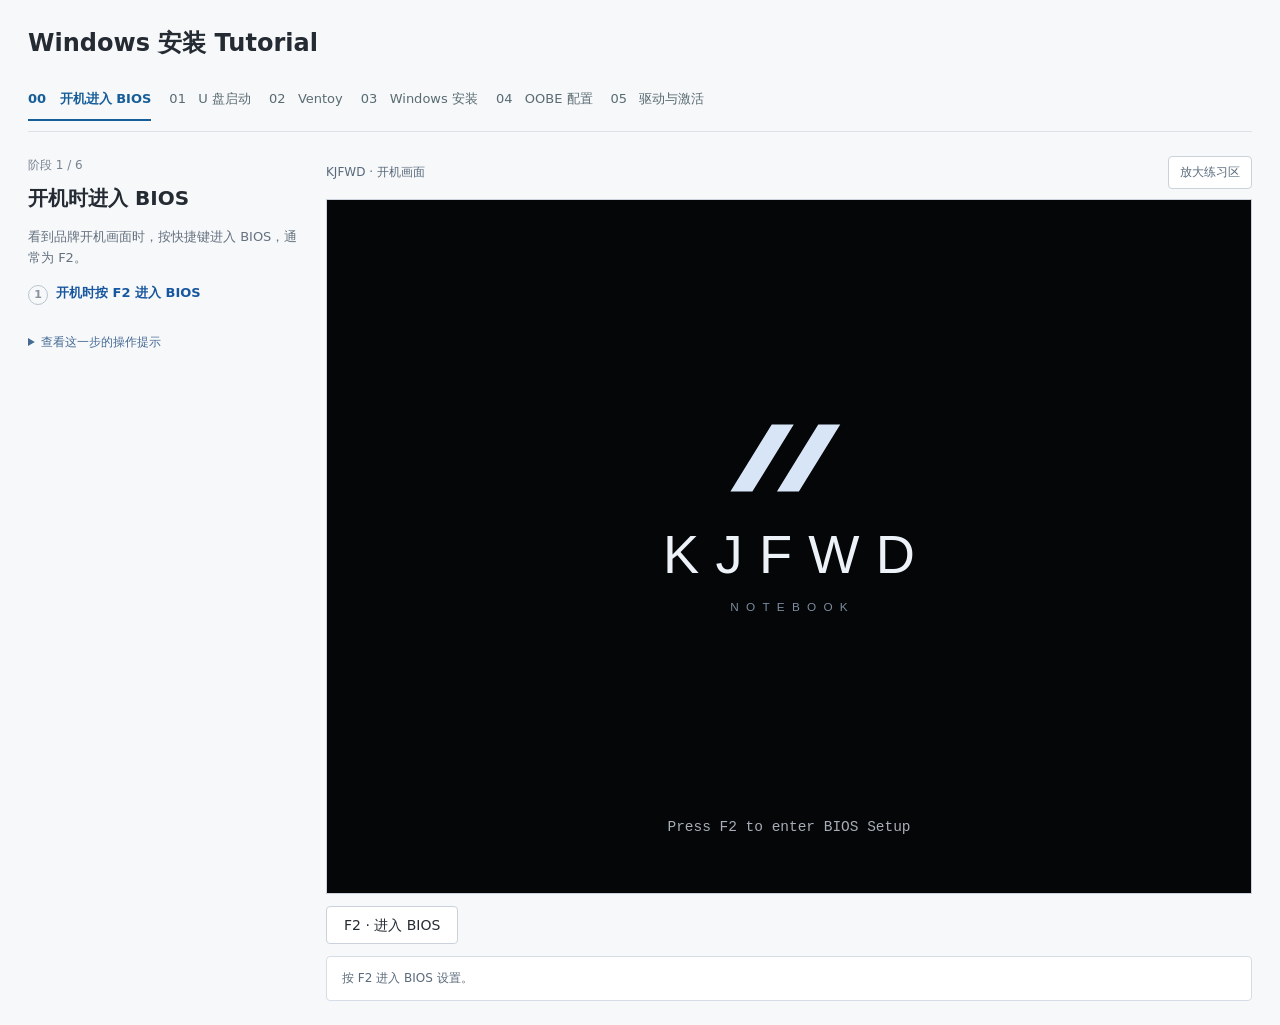
<file: docs/windows/index.html>
<!doctype html><html lang="zh-CN"><head><meta charset="UTF-8"><meta name="viewport" content="width=device-width,initial-scale=1"><title>Windows 安装 Tutorial</title><link rel="stylesheet" href="windows.css"></head><body>
<header class="tutorial-header"><div><h1>Windows 安装 Tutorial</h1></div></header>
<nav class="stage-nav" aria-label="安装阶段"><button data-stage="-1" data-jump="poweron">00 &nbsp; 开机进入 BIOS</button><button data-stage="0" data-jump="bios">01 &nbsp; U 盘启动</button><button data-stage="1" data-jump="ventoy">02 &nbsp; Ventoy</button><button data-stage="2" data-jump="language">03 &nbsp; Windows 安装</button><button data-stage="3" data-jump="region">04 &nbsp; OOBE 配置</button><button data-stage="4" data-jump="desktop">05 &nbsp; 驱动与激活</button></nav>
<main class="tutorial-layout"><aside class="instructions"><div id="step-count"></div><h2 id="guide-title"></h2><p id="guide-description"></p><div id="bios-variant"><label for="variant">启动排序方式</label><select id="variant"><option value="select">Enter 选择菜单</option><option value="order">F5 / F6 调整顺序</option></select></div><div class="post-scenario" hidden><label for="activation-scenario">激活练习</label><select id="activation-scenario"><option value="home-auto">家庭版自动激活</option><option value="manual">手动激活</option></select></div><div class="install-route" hidden><label for="install-route">安装方式</label><select id="install-route"><option value="setup">Windows 安装程序</option><option value="pe">PE 安装</option></select></div><ol id="checklist"></ol><details id="hint"><summary>查看这一步的操作提示</summary><p id="hint-text"></p></details><div id="guide-shortcuts" hidden><strong>传入快捷键</strong><div class="shortcut-buttons"><button type="button" data-shortcut="command">Shift + F10 · 命令行</button><button type="button" data-shortcut="tab">Tab · 补全</button><button type="button" data-shortcut="enter">Enter · 执行</button><button type="button" data-shortcut="escape">Esc · 关闭</button></div></div><div id="demo-data" hidden><strong>演示数据（仅本地校验）</strong><p>账号：demo@example.invalid<br>密码：DemoPass!2026<br>Wi-Fi：DemoWifi2026<br>PIN：246810</p><button id="fill-demo">填入本页演示数据</button></div><p class="tip" id="warning"></p></aside>
<section class="simulation"><div class="sim-toolbar"><span id="screen-name">AMI Aptio Setup Utility</span><button id="command-launch" hidden>Shift + F10 命令行</button><button id="expand">放大练习区</button></div><div id="display"><iframe id="bios" title="BIOS 与 Ventoy 模拟器" sandbox="allow-scripts allow-same-origin"></iframe><iframe id="pe-frame" title="PE 系统模拟器" sandbox="allow-scripts allow-same-origin" hidden></iframe><div id="machine" tabindex="-1" hidden></div></div><div class="keys" id="keys"><button data-key="ArrowLeft">←</button><button data-key="ArrowUp">↑</button><button data-key="ArrowDown">↓</button><button data-key="ArrowRight">→</button><button data-key="Enter">Enter</button><button data-key="Escape">Esc</button><button data-key="F5">F5</button><button data-key="F6">F6</button><button data-key="F10">F10 保存退出</button></div><div class="status" role="status" id="status">点击 BIOS 区域后使用键盘。其他阶段也支持 Tab、方向键、空格与 Enter。</div></section></main>
<script src="windows.js"></script><script src="windows-zh.js"></script><script src="windows-post.js"></script><script src="windows-pe.js"></script></body></html>
</file>
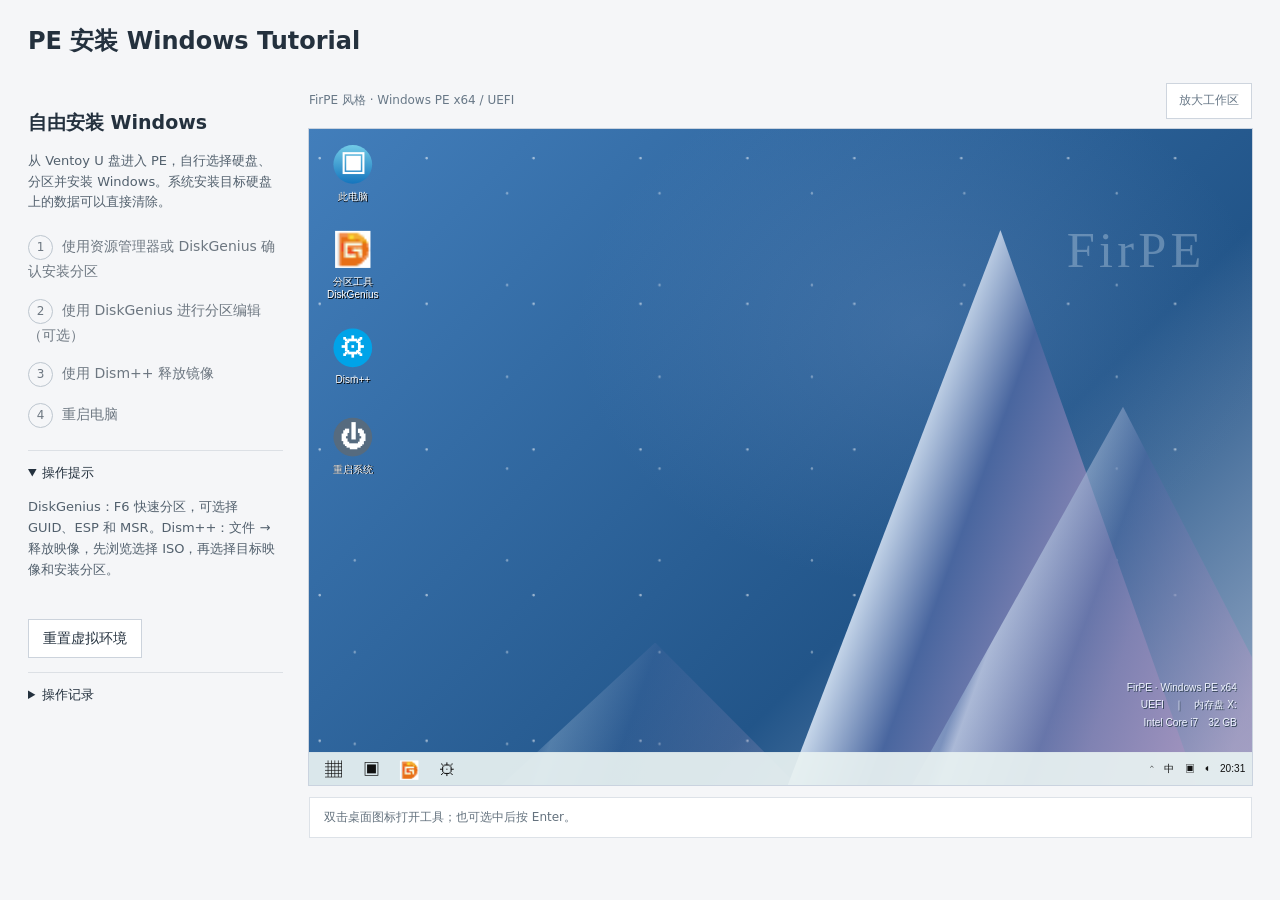
<file: src/pe/index.html>
<!doctype html><html lang="zh-CN"><head><meta charset="utf-8"><meta name="viewport" content="width=device-width,initial-scale=1"><title>PE 安装 Windows · 独立实验模块</title><link rel="stylesheet" href="pe.css"></head><body>
<header><h1>PE 安装 Windows Tutorial</h1></header>
<main><aside class="guide"><h2 id="guide-title"></h2><p id="guide-text"></p><ol id="checks"></ol><details open><summary>操作提示</summary><p id="hint"></p></details><div id="consequences" role="status"></div><button id="reset">重置虚拟环境</button><details><summary>操作记录</summary><ul id="log"></ul></details></aside>
<section class="lab"><div class="labbar"><span>FirPE 风格 · Windows PE x64 / UEFI</span><button id="expand">放大工作区</button></div><div id="viewport"><div id="desktop"><div class="sky-art"><i></i><i></i><i></i><b>FirPE</b></div><div class="desktop-icons"><button data-open="explorer"><i class="app-icon explorer">▣</i>此电脑</button><button data-open="dg"><i class="app-icon dg">G</i>分区工具<br>DiskGenius</button><button data-open="dism"><i class="app-icon dism">⚙</i>Dism++</button><button data-action="reboot"><i class="app-icon restart">⏻</i>重启系统</button></div><div class="pe-info">FirPE · Windows PE x64<br>UEFI　｜　内存盘 X:<br>Intel Core i7　32 GB</div><div id="windows"></div><div id="modal-host"></div><div id="menu-host"></div><div id="boot-layer" hidden></div><footer class="taskbar"><button data-action="start" aria-label="开始">▦</button><button data-open="explorer">▣</button><button data-open="dg">G</button><button data-open="dism">⚙</button><div id="tasks"></div><span>⌃　中　▣　◖　<span id="clock"></span></span></footer></div></div><p class="lab-status" id="lab-status">双击桌面图标打开工具；也可选中后按 Enter。</p></section></main><script src="model.js"></script><script src="dg-assets.js"></script><script src="pe.js"></script></body></html>
</file>
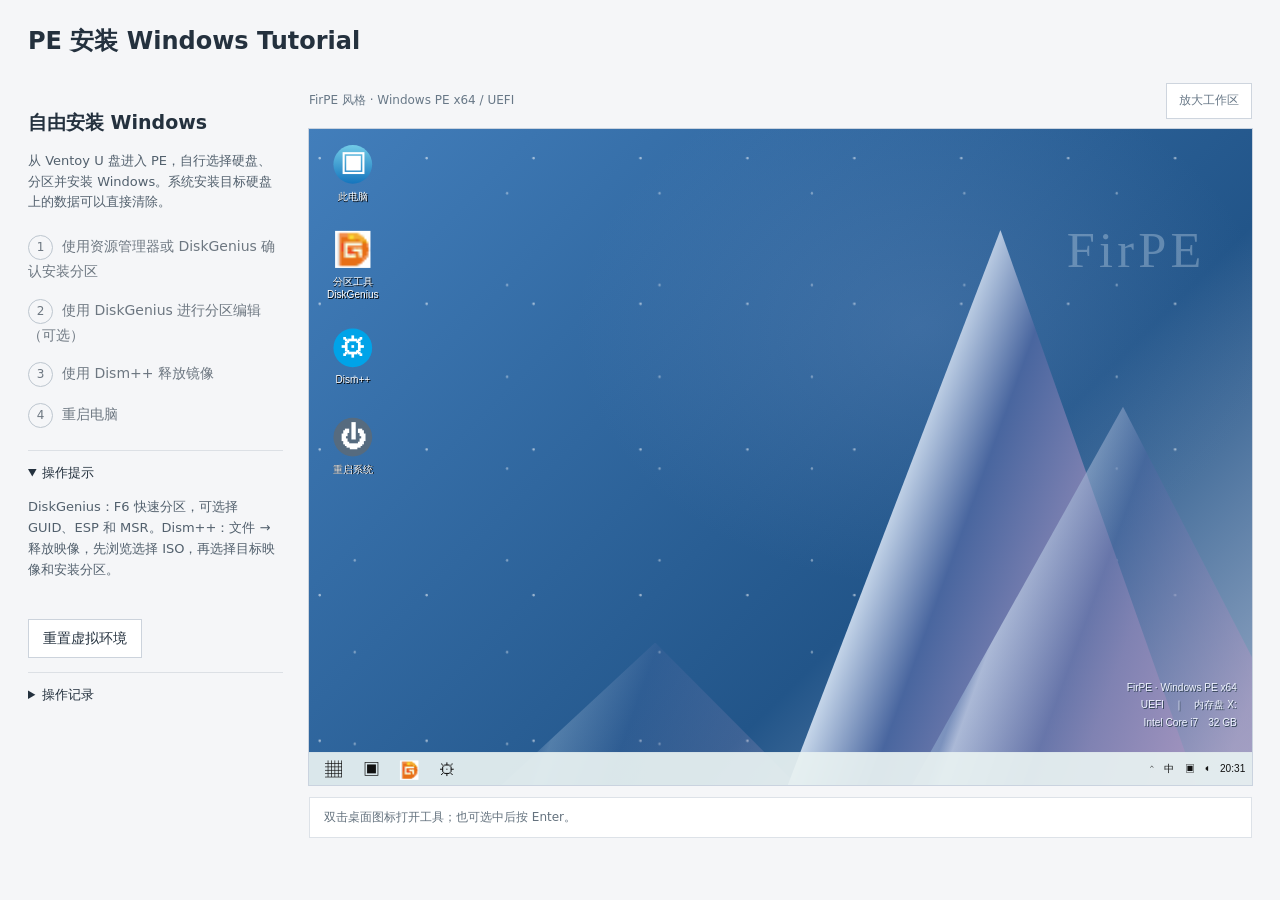
<file: docs/windows/pe.html>
<!doctype html><html lang="zh-CN"><head><meta charset="utf-8"><meta name="viewport" content="width=device-width,initial-scale=1"><title>PE 安装 Windows · 独立实验模块</title><style>*{box-sizing:border-box}body{margin:0;background:#f5f6f8;color:#24313e;font:14px/1.6 system-ui,'Microsoft YaHei',sans-serif}body>header{max-width:1640px;margin:auto;padding:22px 28px 13px;display:flex;align-items:center;gap:18px}h1{font-size:24px;margin:0}header>span{font-size:12px;color:#75808c}body>main{display:grid;grid-template-columns:255px minmax(0,1fr);gap:26px;padding:10px 28px 30px;max-width:1640px;margin:auto}button,input,select{font:inherit}button{cursor:pointer;color:inherit}button:disabled{cursor:default;color:#929292}button:focus-visible{outline:2px solid #147ad4;outline-offset:1px}[hidden]{display:none!important}.guide label{display:block}.guide select{width:100%;padding:8px;background:white;border:1px solid #cbd1d9;margin-top:6px}.guide h2{font-size:19px;margin:24px 0 7px}.guide p{font-size:13px;color:#52606d}.guide ol{padding:0;list-style:none;counter-reset:step}.guide li{padding:8px 0;color:#6d7781}.guide ol li:before{counter-increment:step;content:counter(step);display:inline-grid;place-items:center;width:23px;height:23px;border:1px solid #bdc6cf;border-radius:50%;margin-right:9px;font-size:12px}.guide li.done{color:#247b55}.guide details{border-top:1px solid #dce0e5;padding:12px 0}.guide summary{cursor:pointer;font-size:13px}.guide small{display:block;font-size:11px;color:#7f8993;margin:16px 0}.guide>a{font-size:12px;color:#4a6175}.guide>button{padding:7px 14px;border:1px solid #ccd3dc;background:white;margin:14px 0}.guide #log{max-height:190px;overflow:auto;padding-left:17px;font-size:12px}#consequences{font-size:12px;color:#a13a24}.labbar{display:flex;justify-content:space-between;align-items:center;margin-bottom:10px;font-size:12px;color:#687887}.labbar button{background:#fff;border:1px solid #ced5de;padding:7px 12px}.lab-status{background:white;border:1px solid #dde2e8;padding:10px 14px;font-size:12px;color:#64727e}#viewport{width:100%;overflow:hidden;position:relative;background:#386b9f;box-shadow:0 0 0 1px #cad3df}#desktop{position:relative;width:1120px;height:780px;transform-origin:top left;font:13px/1.35 'Segoe UI','Microsoft YaHei',sans-serif;color:#111;overflow:hidden;background:linear-gradient(135deg,#427ebb,#225589 65%,#9bacc7)}.sky-art{position:absolute;inset:0;overflow:hidden;pointer-events:none}.sky-art:before{content:'';position:absolute;inset:0;background:radial-gradient(ellipse at 65% 30%,#7698c944,transparent 40%),radial-gradient(circle at 10% 20%,#fff8 1px,transparent 2px),radial-gradient(circle at 30% 70%,#fff6 1px,transparent 2px);background-size:auto,127px 173px,181px 109px}.sky-art i{position:absolute;bottom:-100px;right:30px;width:560px;height:760px;background:linear-gradient(110deg,#ecf2fa,#8ba6cb 30%,#d5e4f3 32%,#49669f 45%,#ac99c2 74%);clip-path:polygon(52% 0,100% 100%,0 100%)}.sky-art i:nth-child(2){right:-130px;width:590px;height:550px;opacity:.6}.sky-art i:nth-child(3){right:440px;height:270px;opacity:.25}.sky-art b{position:absolute;right:55px;top:110px;color:#e3effa50;font:300 60px 'Segoe UI';letter-spacing:5px}.desktop-icons{position:absolute;left:5px;top:10px;display:grid;gap:18px;width:94px}.desktop-icons button{border:1px solid transparent;background:none;color:white;text-shadow:1px 1px #000;font-size:12px;padding:3px;text-align:center;min-height:88px}.desktop-icons button:focus,.desktop-icons button:hover{background:#cbe5ff40;border-color:#afd6ff80}.app-icon{display:grid;place-items:center;margin:0 auto 7px;width:46px;height:46px;border-radius:50%;font:700 31px Arial;color:white;text-shadow:none;background:#40a8dc}.app-icon.explorer{background:linear-gradient(#72cbe7,#1575bd)}.app-icon.dg{background:#ffa000}.app-icon.dism{background:#00a3e8}.app-icon.restart{background:#566b7f}.pe-info{position:absolute;right:18px;bottom:65px;text-align:right;color:#eff4ff;font-size:12px;line-height:1.7;text-shadow:1px 1px #345}.taskbar{position:absolute;bottom:0;left:0;right:0;height:40px;background:#e8f1f2ed;display:flex;align-items:center;z-index:100;gap:3px;padding:0 8px}.taskbar button{height:35px;min-width:42px;border:0;background:transparent;font-size:20px}.taskbar button:hover{background:#fff9}.taskbar>span{margin-left:auto;font-size:12px}#tasks{display:flex;gap:3px}#tasks button{font-size:12px;border-bottom:2px solid #1684c4;max-width:140px}.app-window{position:absolute;width:920px;height:624px;background:#f0f0f0;border:1px solid #9aa8b5;box-shadow:0 9px 28px #05274465;overflow:hidden}.app-window.dg{width:1048px;height:686px}.app-window.explorer{width:940px;height:600px}.app-window.maximized{left:0!important;top:0!important;width:1120px!important;height:740px!important}.win-title{display:flex;justify-content:space-between;align-items:center;height:30px;background:#fafafa;font-size:12px;padding-left:8px;user-select:none}.win-title>div{display:flex;height:100%}.win-title button{height:100%;width:43px;border:0;background:transparent}.win-title button:hover{background:#dce8f2}.win-title button:last-child:hover{background:#d32f2f;color:white}.menubar{display:flex;height:25px;border-bottom:1px solid #d0d0d0}.menubar button{border:0;background:transparent;padding:2px 8px;font-size:12px}.menubar button:hover{background:#cfe5fb}.win-status{position:absolute;bottom:0;left:0;right:0;height:23px;background:#f1f1f1;border-top:1px solid #ccc;padding:3px 7px;font-size:12px}.ribbon{height:29px;border-bottom:1px solid #ddd;background:#f8f8f8;font-size:12px}.ribbon b{display:inline-block;background:#1679b8;color:white;font-weight:400;padding:5px 17px}.address{display:flex;align-items:center;gap:5px;height:45px;padding:7px;background:#fff}.address button{background:none;border:0;padding:4px 8px}.address span{flex:1;border:1px solid #d3d3d3;padding:5px}.address input{width:185px;padding:5px;border:1px solid #d3d3d3;font-size:12px}.explorer-grid{display:grid;grid-template-columns:175px 1fr;height:calc(100% - 127px);background:white}.explorer-grid aside{border-right:1px solid #ddd;padding:14px 2px}.explorer-grid aside button{display:block;border:0;background:white;text-align:left;width:100%;padding:9px;font-size:12px}.explorer-grid aside button:hover{background:#e8f3fc}.files{padding:14px;overflow:auto}.files h3{font-size:16px;font-weight:400;color:#255375;margin:0 0 15px}.volumes{display:grid;grid-template-columns:1fr 1fr;gap:15px}.volume{display:flex;align-items:center;gap:10px;text-align:left;background:white;border:1px solid transparent;padding:8px;min-width:0}.volume:hover,.volume.selected{background:#e8f4ff;border-color:#b7dafa}.volume>i{font-size:36px;color:#849daa}.volume>div{flex:1;font-size:14px}.volume small{font-size:11px;color:#69777f}.meter{height:11px;background:#ececec;border:1px solid #ccc;margin:4px 0}.meter i{display:block;background:#279edb;height:100%}.file-head{display:flex;color:#5b5b5b;border-bottom:1px solid #ddd;padding:5px}.file-head span{margin-left:auto;margin-right:100px}.file-row{display:flex;justify-content:space-between;width:100%;padding:7px;background:white;border:1px solid transparent;font-size:12px;text-align:left}.file-row small{color:#777}.file-row:hover,.file-row.selected{background:#dfeffc;border-color:#bedbfa}.empty{color:#888;text-align:center;margin-top:55px}.dg-toolbar{display:flex;align-items:center;height:64px;background:#f8f8f8;border-bottom:1px solid #aaa}.dg-toolbar button{background:none;border:0;width:77px;font-size:12px;padding:3px}.dg-toolbar button i{display:block;font-style:normal;font-size:28px;color:#378bb1;line-height:33px}.dg-toolbar button:nth-child(3) i{color:#cf9636}.dg-toolbar button:nth-child(5) i{color:#dd4560}.dg-toolbar button:hover{background:#c7e1f9}.dg-toolbar>b{margin-left:auto;padding:0 22px;color:#ad18a5;font-size:22px;font-style:italic}.dg-toolbar>b small{font-size:11px;font-weight:400}.disk-map{display:flex;gap:3px;padding:10px 8px 4px;height:99px;border-bottom:1px solid #b0acac;overflow:hidden}.disk-map>span{padding:16px 7px;font-size:12px}.disk-map button{min-width:50px;padding:3px;border:1px solid #956926;background:linear-gradient(#a1680d 0 16%,#77d3ff 20%,#32c9db);border-radius:5px;font-size:11px;overflow:hidden}.disk-map button.ESP{background:linear-gradient(#ad8a12,#d8d970)}.disk-map button.MSR{background:linear-gradient(#566fab,#99b9e7)}.disk-map button.selected{outline:3px solid #ef2084;outline-offset:-2px}.disk-map .map-free{background:#c8c8c8;border-color:#aaa}.disk-summary{font-size:11px;height:23px;padding:4px;border-bottom:1px solid #ccc;white-space:nowrap}.dg-grid{display:grid;grid-template-columns:225px 1fr;height:calc(100% - 264px)}.disk-tree{overflow:auto;background:#ffffed;border-right:1px solid #b6b6b6;padding:4px 0}.disk-tree button{display:block;width:100%;text-align:left;font-size:11px;background:none;border:0;padding:5px 4px;white-space:nowrap}.disk-tree .tree-part{padding-left:17px;color:#735019}.selected{background:#c2ddfc!important}.dg-detail{min-width:0;overflow:auto}.tabs{display:flex;border-bottom:1px solid #aaa;height:25px}.tabs button{border:1px solid #bbb;border-bottom:0;background:#eaeaea;font-size:12px;padding:3px 10px}.tabs .active{background:#fff}.part-table{width:100%;border-collapse:collapse;font-size:11px;text-align:left;background:white}.part-table th{font-weight:400;background:#f4f4f4}.part-table td,.part-table th{padding:6px 5px;border-right:1px solid #ddd;white-space:nowrap}.part-table tr{cursor:pointer}.part-table tr:hover{background:#e0edfc}.part-props{padding:8px;color:#152aea;font-size:12px}.part-props b{font-weight:400}.dg-file-list{padding:10px;background:#fff;height:100%}.dg-file-list button{display:block;width:100%;border:0;background:white;text-align:left;padding:7px;font-size:13px}.dg-file-list button:hover{background:#e2f0ff}.dism-sessions{display:flex;height:111px;background:#232323}.dism-sessions button{width:240px;padding:10px;text-align:left;color:white;background:transparent;border:0;font-size:12px;line-height:1.7}.dism-sessions .active{background:#0078c7}.dism-grid{display:grid;grid-template-columns:181px 1fr;height:calc(100% - 189px);background:white}.dism-grid aside{border-right:1px solid #888;padding:3px}.dism-grid aside b{display:block;font-weight:400;background:#0078c7;padding:9px 10px}.dism-grid aside button{display:block;border:0;background:white;text-align:left;padding:9px 23px;font-size:12px;width:100%}.dism-grid aside button:hover{background:#e1effa}.dism-welcome{display:flex;flex-direction:column;align-items:center;justify-content:center;color:#344f69}.dism-welcome h2{font-size:27px;font-weight:400;margin:8px}.dism-welcome p{margin:5px;font-size:13px}.dism-symbol{font-size:64px;color:#0497d5}.dism-tip{color:#999!important}.dism-status{background:#0078c7;color:white}.modal-shade{position:absolute;inset:0;z-index:200;background:#00132212;display:flex;align-items:center;justify-content:center}.dialog{background:#f0f0f0;border:1px solid #8f969d;box-shadow:0 7px 24px #0005;max-height:710px;display:flex;flex-direction:column;color:#111}.dialog-title{height:30px;flex:none;background:white;padding:5px 7px;font-size:13px;display:flex;justify-content:space-between}.dialog-title button{border:0;background:none;margin:-5px -7px -5px 0;width:36px}.dialog-title button:hover{color:white;background:#d63b36}.dialog-body{padding:13px;overflow:auto;font-size:12px}.dialog-actions{padding:10px 13px;display:flex;justify-content:flex-end;gap:16px;flex:none}.dialog button:not(.dialog-title button){font-size:12px;min-width:76px;padding:4px 13px;border:1px solid #a9a9a9;background:linear-gradient(#fbfbfb,#e1e1e1);border-radius:0}.dialog button:hover:not(:disabled){border-color:#1686ec;background:#e0f0ff}.dialog-actions button:first-child{border:1px solid #1686ec}.dialog input:not([type=checkbox],[type=radio]),.dialog select{height:24px;border:1px solid #aaa;border-radius:0;background:#fff;font-size:12px;padding:1px 4px;min-width:0}.dialog input[type=checkbox],.dialog input[type=radio]{accent-color:#147dba;vertical-align:middle;margin:0 4px 0 0}.block{display:block;margin:10px 0}.message-text{line-height:1.8;margin:8px;white-space:normal;overflow-wrap:anywhere}.warning-symbol{float:left;font-size:32px;color:#d69b1f;padding:0 10px}.quick-columns{display:grid;grid-template-columns:236px 1fr;gap:14px}.dialog fieldset{border:1px solid #d0d0d0;margin:0 0 12px;padding:10px}.dialog legend{padding:0 4px}.quick-columns>div select{max-width:210px}.quick-columns input[type=number]{width:65px}.quick-columns>fieldset{position:relative;min-height:305px}.q-row{display:flex;align-items:center;gap:4px;margin-bottom:6px;white-space:nowrap}.q-row select{width:68px}.q-row input[data-qsize]{width:65px}.q-row input[data-qlabel]{width:95px}.q-tools{display:flex;justify-content:space-between}.q-align{display:block;margin-top:50px}.q-align select{margin:8px 0 0 17px}.quick-note{font-size:12px;margin:5px 0}.format-grid{display:grid;grid-template-columns:132px 1fr;gap:16px}.format-art{background:linear-gradient(135deg,#e1e8ec,#7e8a8e,#1f282e);color:#fff;display:flex;align-items:center;justify-content:center;flex-direction:column;font-size:70px;border-right:1px solid #aaa}.format-art strong{font-size:15px;transform:rotate(-65deg);margin:20px -15px 30px 0}.format-grid label{display:block;text-align:right;margin:6px 0}.format-grid label:has([type=checkbox]){text-align:left}.format-grid select,.format-grid input:not([type=checkbox]){width:145px}.dialog progress{width:100%;height:19px;margin-top:10px;accent-color:#18a33e}.form-row{display:grid;grid-template-columns:110px 1fr;gap:12px;margin:12px 0}.image-properties{background:white;border:1px solid #999;border-collapse:collapse;width:100%;height:174px;font-size:12px}.image-properties td,.image-properties th{border-bottom:1px solid #ededed;padding:2px 6px;text-align:left;font-weight:400}.image-properties td:first-child{width:150px;border-right:1px solid #eee}.image-properties td:last-child{color:#123b68}.apply-fields{padding:12px 0 0}.apply-fields>label{display:flex;align-items:center;gap:10px;margin-bottom:8px}.apply-fields>label select{flex:1}.browse-row{display:flex;gap:7px;margin:6px 0}.browse-row input{flex:1}.apply-checks{display:flex;justify-content:space-between;gap:6px;margin-top:10px;font-size:11px}.picker-location{background:white;border:1px solid #ccc;padding:7px;margin-bottom:10px}.picker-files{background:white;border:1px solid #bbb;min-height:235px;padding:5px}.picker-files button{display:block!important;border:0!important;background:white!important;width:100%;text-align:left;margin:3px 0;padding:10px!important;overflow-wrap:anywhere}.picker-files button:hover{background:#d6eaff!important}.picker-files small{display:block;color:#777;margin:4px 0 0 21px}.app-menu{position:absolute;z-index:210;min-width:205px;background:#fff;border:1px solid #aaa;box-shadow:3px 4px 8px #0003;padding:3px}.app-menu button{display:block;border:0;background:white;width:100%;padding:7px 18px;text-align:left;font-size:12px}.app-menu button:hover{background:#dcecff}#boot-layer{position:absolute;inset:0;z-index:250;background:#050608;color:white;display:flex;flex-direction:column;justify-content:center;align-items:center}#boot-layer h1{font-size:50px;letter-spacing:10px;font-weight:400}#boot-layer p{max-width:700px;text-align:center;color:#bac4ce}#boot-layer button{padding:9px 20px;border:1px solid #ccc;background:#fff;color:#222}.windows-logo{font-size:90px;color:#138adb}.oobe-arrival{background:#edf6ff;color:#1b2733;width:100%;height:100%;display:flex;flex-direction:column;align-items:center;justify-content:center}.oobe-arrival span{font-size:105px;color:#067bda}.oobe-arrival h2{font-size:30px;font-weight:400}.oobe-arrival p{color:#526679!important}.wide>main{grid-template-columns:minmax(0,1fr)}.wide .guide,.wide>header{display:none}@media(max-width:900px){body>main{grid-template-columns:210px minmax(0,1fr);padding:10px 16px;gap:16px}body>header{padding:16px}h1{font-size:21px}}@media(max-width:700px){body>main{grid-template-columns:1fr}.guide{display:grid;grid-template-columns:1fr 1fr;gap:10px}.guide h2,.guide>p{margin:0}.guide ol{grid-column:1/-1;display:flex;flex-wrap:wrap;gap:7px}.guide ol li{font-size:11px}.guide>details,.guide small,.guide>a{grid-column:1/-1}}

.lab{min-width:0}
.q-count-radios{display:grid;grid-template-columns:1fr 1fr;gap:8px;margin-bottom:12px}.quick-dialog .q-align{margin-top:22px}
/* DiskGenius classic Win32 interface, matched to official Chinese help screenshots. */
.app-window.dg{width:1048px;height:694px;background:#f0f0f0;font:12px/1.25 'Microsoft YaHei','Noto Sans CJK SC',Arial,sans-serif;border:1px solid #868686;color:#000}
.dg .win-title{height:30px;background:white}.dg .win-title>span{display:flex;align-items:center;gap:5px}.dg-icon{display:inline-block;vertical-align:middle;object-fit:contain;flex-shrink:0;pointer-events:none}.dg .win-title .dg-icon{width:17px;height:18px}.dg .menubar{height:23px;background:#fff;border:0;gap:0}.dg .menubar button{font-size:12px;padding:1px 8px;color:#000}
.dg-toolbar{height:57px;background:#f0f0f0;border-top:1px solid #fff;border-bottom:1px solid #a0a0a0;align-items:stretch;padding:1px 4px;gap:0}.dg-toolbar button{width:57px;padding:0 1px 2px;border:1px solid transparent;border-radius:0;display:flex;flex-direction:column;align-items:center;justify-content:center;gap:1px;white-space:nowrap;font-size:12px;color:#000}.dg-toolbar button .dg-icon{width:38px;height:35px}.dg-toolbar button:hover{background:#dae8f6;border-color:#99b7d5}.dg-toolbar .dg-brand{margin-left:auto;align-self:center;text-align:right;padding:0 14px;color:#802299;font:bold italic 24px Georgia,serif}.dg-brand small{display:block;font:11px 'Microsoft YaHei',sans-serif;color:#606060;margin-top:2px}
.disk-map{padding:5px 9px 2px 4px;height:90px;gap:3px;border:0;background:#f0f0f0}.map-disk-info{width:69px;flex-shrink:0;text-align:center;font-size:12px;line-height:18px}.map-disk-info>div{height:22px}.disk-map .map-disk-info button{background:transparent;border:0;border-radius:0;padding:0 4px;min-width:0;font:bold 24px/20px Arial;color:#ad7c34}.map-partitions{display:flex;gap:2px;min-width:0;flex:1}.disk-map .map-part{min-width:12px;padding:0;border:1px solid var(--fs-color);border-radius:4px 4px 7px 7px;overflow:hidden;background:linear-gradient(#3988f4 5%,#52b8f6 55%,#04dfeb 100%);position:relative;flex-basis:0!important;color:#000}.map-cap{height:15px;background:var(--fs-color);border-bottom:2px solid #fff5;box-shadow:inset 0 1px 3px #ffffff80}.map-content{height:calc(100% - 15px);display:flex;align-items:center;justify-content:center;position:relative;box-shadow:inset 0 5px 7px #ffffff65}.map-content strong{font-size:12px;line-height:17px;font-weight:600;white-space:nowrap}.disk-map .map-selected{outline:3px solid #ff2699;outline-offset:-3px}.map-small .map-content strong{display:none}.map-windows{position:absolute;left:4%;display:grid;grid-template-columns:17px 19px;grid-template-rows:15px 15px;gap:2px;transform:perspective(70px) rotateY(-12deg)}.map-windows i{background:#fff}.disk-map .map-free{min-width:16px;background:#bababa;border:1px solid #999;border-radius:0;flex-basis:0!important;white-space:nowrap;font-size:12px}.disk-summary{height:23px;padding:3px 4px;font-size:11px;overflow:hidden;border-bottom:1px solid #8a8a8a;background:#f0f0f0}
.dg-grid{grid-template-columns:228px minmax(0,1fr);height:calc(100% - 246px);gap:3px;background:#c2c2c2}.disk-tree{background:#fffff1;border:1px solid #9b9b9b;border-top:0;padding:3px 3px 15px;overflow:auto}.tree-line{height:22px;display:flex;align-items:center;width:max-content;min-width:100%;gap:2px;position:relative}.disk-tree button{display:inline-flex;align-items:center;background:transparent;border:0;padding:0;font-size:12px;white-space:nowrap;text-align:left;width:auto;height:20px;line-height:20px}.disk-tree button.tree-expander{width:9px;height:9px;min-width:9px;line-height:7px;border:1px solid #939fa7;font:10px/7px Arial;justify-content:center;background:#f8fbff;color:#43586d;margin-right:3px;z-index:1}.tree-disk-name{font-weight:700}.disk-tree .dg-icon{width:18px;height:17px;margin:0 4px 0 0}.disk-tree .tree-part{font-weight:600;padding:0 2px 0 0}.tree-branches{margin-left:20px;border-left:1px dotted #a1a1a1}.tree-branches>.tree-line{margin-left:-5px}.tree-branches>.tree-line:before{content:'';position:absolute;left:0;top:10px;width:24px;border-top:1px dotted #aaa}.tree-branches button{z-index:1}.tree-folders{margin-left:27px;border-left:1px dotted #aaa}.tree-folders button{display:flex;height:22px;padding-left:6px}.disk-tree .selected{background:#e7e3cb!important}.disk-tree button:hover{background:#e7eff9}.dg-detail{display:flex;flex-direction:column;background:#f0f0f0;overflow:hidden}.dg .tabs{height:25px;min-height:25px;background:#f0f0f0;align-items:flex-end;border-bottom:1px solid #aaa}.dg .tabs button{font-size:12px;height:23px;padding:2px 6px;background:#eee;border:1px solid #aaa;border-bottom:0;box-shadow:inset 1px 1px white}.dg .tabs .active{background:#f0f0f0;height:25px;position:relative;bottom:-1px}
.part-table-scroll{min-height:112px;height:132px;flex-shrink:0;overflow:auto;background:#fffef8;border-bottom:2px solid #aaa}.part-table{min-width:825px;font-size:12px;background:#fffff8}.part-table th{height:22px;background:#fff;font-size:11px;padding:2px 4px;border-bottom:1px solid #dadada;color:#000}.part-table td{height:22px;padding:2px 4px;border-right:1px solid #e7e5db;border-bottom:1px solid #eee;text-align:right}.part-table td:first-child{font-weight:600;text-align:left;min-width:137px}.part-table td:nth-child(3){text-align:left;color:#000}.part-table td:nth-child(2){color:#004aca}.part-table .dg-icon{width:17px;height:13px;margin-right:5px}.part-table .chs{color:#e900ed}.dg .part-table .selected{background:#b8dafa!important}.part-props{padding:7px 5px 0;overflow:auto;flex:1;color:#00f;background:#f0f0f0;font:12px/15px Arial,'Microsoft YaHei',sans-serif}.part-props hr{border:0;border-top:1px solid #b7b7b7;border-bottom:1px solid #fff;margin:4px 0}.prop-grid{display:grid;grid-template-columns:1fr 1fr;column-gap:18px}.prop-line{display:flex;justify-content:space-between;gap:10px;white-space:nowrap;min-width:0}.prop-line span:last-child{overflow:hidden;text-overflow:ellipsis}.dg-allocation{margin:13px 0 0;min-height:52px;display:flex;align-items:flex-start;gap:6px}.dg-allocation button{padding:1px 10px;border:1px solid #aaa;font-size:12px;min-width:55px;background:#eee;color:#555}.dg-allocation>div{margin-top:3px;flex:1;height:24px;background:#e7e7e7;border:1px solid #ccc}.dg-allocation i{display:block;height:100%;background:repeating-linear-gradient(90deg,#194dc0 0 1px,#6398e9 1px 3px)}.dg .win-status{display:flex;justify-content:space-between;font-size:12px;height:23px;padding:3px 4px;background:#f0f0f0;color:#111;border-top:1px solid #999}.dg .win-status>span:last-child{border-left:1px solid #ccc;padding-left:10px}
.dg-file-address{background:#fff;border:1px solid #aaa;padding:3px 5px;min-height:26px;white-space:nowrap}.dg-file-address .dg-icon{width:16px;height:18px;margin-right:6px}.dg-file-list{padding:0;background:#fffff5;flex:1;overflow:auto}.dg-file-list table{border-collapse:collapse;width:100%;white-space:nowrap;font-size:12px}.dg-file-list th{height:23px;text-align:left;font-weight:400;border:1px solid #ddd;border-top:0;background:#fff;padding:2px 6px}.dg-file-list td{padding:1px 5px;height:22px}.dg-file-list tr:nth-child(even){background:#f5fbfc}.dg-file-list tbody tr:hover{background:#e6effb}.dg-file-list .dg-icon{width:16px;height:18px;margin-right:5px}.dg-file-list th:first-child{min-width:190px}.dg-file-list th:nth-child(2){min-width:65px}
.quick-dialog,.format-dialog,.create-dialog{font:12px/1.35 Arial,'Microsoft YaHei','Noto Sans CJK SC',sans-serif;background:#f0f0f0;color:#000;border-color:#888}.quick-dialog .dialog-title,.format-dialog .dialog-title,.create-dialog .dialog-title{height:27px;font-size:12px;padding:4px;background:#fff}.quick-dialog .dialog-body{padding:7px 11px 5px}.quick-dialog .dialog-actions{padding:14px 110px 11px;gap:26px}.quick-dialog .dialog-actions button{min-width:74px}.quick-columns{grid-template-columns:225px minmax(0,1fr);gap:10px}.quick-dialog fieldset{padding:6px 8px;border:1px solid #d8d8d8;margin:0 0 12px}.quick-dialog legend{font-size:12px}.quick-columns>div select#q-disk{width:100%;max-width:100%;font-weight:700;font-size:11px;height:25px;background:#f0f0f0;border:1px solid #aaa}.q-table-label{padding:0 11px}.q-table-options{display:flex;justify-content:center;gap:35px;margin:10px 0 17px}.q-count-radios{gap:12px 18px;margin:2px 0 14px}.quick-dialog .q-number-field{padding:8px 12px 12px}.quick-dialog #q-count{width:43px;height:22px}.quick-dialog .block{margin:11px 12px}.quick-dialog #q-esp-size{width:47px;height:21px;padding:1px 2px}.muted{color:#888}.quick-dialog input[type=checkbox],.quick-dialog input[type=radio],.create-dialog input[type=checkbox],.create-dialog input[type=radio],.format-dialog input[type=checkbox]{accent-color:#555}.quick-dialog input:disabled,.quick-dialog select:disabled,.create-dialog select:disabled,.create-dialog input:disabled,.format-dialog select:disabled{background:#e0e0e0;color:#888}.quick-columns>.q-advanced{min-height:378px;position:relative;padding:5px 8px 98px;border-color:transparent}.q-row{gap:4px;margin-bottom:2px;height:24px;font-size:12px}.q-row>span:first-child{width:13px;text-align:right}.q-row select{width:60px;height:24px!important;background:#ddd}.q-row input[data-qsize]{width:57px;height:23px}.q-row input[data-qlabel]{width:93px;height:23px}.q-row label{display:flex;align-items:center;white-space:nowrap;font-size:11px}.q-lock{font-size:12px;width:12px}.q-tools{justify-content:center;gap:45px;margin-top:5px}.q-tools button{padding:2px 12px!important;min-width:79px!important}.q-bottom{position:absolute;bottom:1px;left:8px;right:8px;line-height:26px}.q-bottom>label{display:block;white-space:nowrap}.q-bottom input:not([type=checkbox]){width:47px}.quick-dialog .q-align{display:flex;align-items:center;flex-wrap:wrap;margin:0}.quick-dialog .q-align select{margin:0 0 0 auto;width:210px;height:25px!important}.quick-note{margin:4px 0;font-size:12px}
.format-dialog .dialog-body{padding:10px 10px 7px}.format-grid{grid-template-columns:131px 1fr;gap:10px}.format-art{background:none;display:block;border-right:1px solid #aaa;padding-right:9px}.format-art .dg-icon{display:block;width:122px;height:201px}.format-fields>label{display:flex;align-items:center;justify-content:flex-end;gap:5px;margin:0 0 3px;height:23px}.format-fields>label select,.format-fields>label input{width:151px;height:23px}.format-fields select{background:#dedede}.format-options{display:grid;grid-template-columns:1fr 1fr;align-items:center;margin-top:7px;gap:6px 2px}.format-options label{margin:0;text-align:left;white-space:nowrap;font-size:12px}.format-options select{width:61px;height:23px}.format-dialog progress{margin:8px 0 0;height:18px;border:1px solid #888;background:#fff;border-radius:3px}.format-dialog progress::-webkit-progress-bar{background:white}.format-buttons{display:flex;justify-content:flex-end;gap:20px;margin-top:12px}.format-buttons button{min-width:73px!important;padding:2px 12px!important}.format-buttons button:first-child{border-color:#0781ff!important}.format-dialog>.dialog-actions{display:none}
.create-dialog .dialog-body{padding:10px 9px 0}.create-layout{display:grid;grid-template-columns:133px 249px;gap:10px;min-height:400px}.create-art{border-right:1px solid #aaa}.create-art .dg-icon{width:120px;height:321px;display:block}.create-fields{padding:0 5px 10px 0}.create-fields p{margin:6px 0}.create-fields .block{margin:8px 0 8px 19px}.create-fields>.block:has([type=checkbox]){margin:10px 0 5px}.create-fields>#new-fs{width:100%;height:25px;background:#e6eff9;border-color:#0781ff}.create-fields .create-id{display:flex;justify-content:flex-end;align-items:center;gap:6px;margin:5px 0}.create-id>input{width:153px}.create-id input:disabled{width:48px}.create-id select{width:153px}.create-size{display:flex;justify-content:flex-end;gap:6px;margin:12px 0}.create-size input{width:110px}.create-size select{width:61px}.create-fields .create-align{margin-left:57px;width:187px;height:25px;background:#e6eff9!important;color:#000!important}.create-detail-button{text-align:right;margin-top:12px}.create-detail-button button{min-width:92px!important;padding:2px 7px!important}.create-dialog>.dialog-actions{border-top:1px solid #aaa;margin:0 9px;padding:15px 0 12px;justify-content:center;gap:28px}.create-dialog>.dialog-actions button{padding:2px 15px!important;min-width:75px!important}.create-layout:has(.create-details:not([hidden])){grid-template-columns:133px 249px minmax(0,1fr)}.create-details{border-left:1px solid #aaa;padding:0 8px 0 18px}.chs-fields{display:grid;grid-template-columns:1fr 1fr 1fr;gap:8px;margin:6px 0}.chs-fields label{display:block;font-size:11px;text-align:center}.chs-fields input{display:block;width:85px;margin-top:4px}.create-details>label{display:flex;justify-content:flex-end;align-items:center;gap:5px;margin:5px 0}.create-details>label input{width:220px}.create-details hr{border:0;border-top:1px solid #aaa;margin:13px 0}.create-flags{display:grid;grid-template-columns:1fr 1fr 1fr;gap:12px;margin:17px;color:#888}
.q-lock .dg-icon{width:13px;height:16px}.q-row input[data-qsize]{width:65px}.q-row input[type=number]::-webkit-inner-spin-button{display:none}.q-row input[data-qlabel]{width:85px}.dg-real{background:transparent!important;border-radius:0!important}.dg-real .dg-icon{height:44px;width:42px;image-rendering:auto}.taskbar [data-open=dg] .dg-icon{height:23px;width:23px}
/* Transformed desktop must not scroll internally when native fields receive focus. */
#viewport,#desktop{overflow:clip}
.app-menu.dg-menu{background:linear-gradient(90deg,#d3eafa 0 25px,#fffff0 25px);padding:2px;min-width:253px;border:1px solid #7d919f;box-shadow:3px 3px 4px #0004}.app-menu.dg-menu button{display:flex;gap:9px;align-items:center;background:transparent;height:24px;padding:2px 10px 2px 2px;color:#000;font:12px Arial,'Microsoft YaHei',sans-serif}.app-menu.dg-menu button:disabled{color:#b4b4b4}.app-menu.dg-menu button:hover:not(:disabled){background:linear-gradient(#fff,#adceef);outline:1px solid #88b0d4}.menu-icon{width:20px;height:20px;flex:none;text-align:center}.menu-icon .dg-icon{width:18px;height:18px}
.dg-document-icon{display:inline-block;vertical-align:middle;width:12px;height:16px;margin:0 9px 0 1px;border:1px solid #9ba9b6;background:linear-gradient(135deg,#fff 0 75%,#e8eef3 76%);position:relative}.dg-document-icon:after{content:'';position:absolute;left:2px;right:2px;top:5px;height:4px;border-top:1px solid #b5c4d0;border-bottom:1px solid #b5c4d0}
.dism-status{padding:0!important;height:25px!important;display:flex;align-items:center;position:absolute;background:#0078c7;overflow:hidden}.dism-status>span{position:relative;z-index:1;padding:3px 8px;flex:1}.dism-progress-fill{position:absolute;inset:0 auto 0 0;background:#16a05b;transition:width .16s linear}.dism-status>button{position:relative;z-index:1;background:#f0f0f0;border:1px solid #aaa;font-size:12px;height:22px;min-width:62px;padding:0 9px;margin-right:3px}.apply-dialog select:disabled{background:#e7e7e7;color:#888}
.dism-status>button{color:#222}

body.embedded-pe{background:#386b9f;overflow:hidden}.embedded-pe>header,.embedded-pe .guide,.embedded-pe .labbar,.embedded-pe .lab-status{display:none}.embedded-pe>main{display:block;padding:0;margin:0;max-width:none}.embedded-pe #viewport{box-shadow:none}.embedded-pe .lab{width:100%}

.embedded-pe .app-window.maximized{height:calc(100% - 40px)!important}

.pe-start{position:absolute;z-index:210;left:0;bottom:40px;width:330px;background:#edf4f8f5;border:1px solid #96a8b9;box-shadow:4px -4px 20px #102f5155;color:#203449}.pe-start header{display:flex;align-items:center;gap:12px;padding:18px;background:#d5e5f1}.pe-start header small{display:block;font-size:11px;color:#52718a;margin-top:5px}.pe-user{display:grid;place-items:center;width:40px;height:40px;background:#2478ab;color:white;font-size:30px;border-radius:50%}.pe-start-apps{padding:12px 7px}.pe-start button{display:flex;align-items:center;gap:12px;width:100%;padding:12px;border:0;background:transparent;text-align:left;font-size:14px}.pe-start button:hover,.pe-start button:focus-visible{background:#c7e3f7}.pe-start .dg-icon,.start-icon{width:28px;height:28px;object-fit:contain;display:inline-grid;place-items:center;font-size:25px;color:#0586bd}.pe-start footer{display:flex;padding:7px;background:#d8e6ee;border-top:1px solid #bbcedd}.pe-start footer button{justify-content:center;white-space:nowrap;font-size:13px}
</style></head><body>
<header><h1>PE 安装 Windows Tutorial</h1></header>
<main><aside class="guide"><h2 id="guide-title"></h2><p id="guide-text"></p><ol id="checks"></ol><details open><summary>操作提示</summary><p id="hint"></p></details><div id="consequences" role="status"></div><button id="reset">重置虚拟环境</button><details><summary>操作记录</summary><ul id="log"></ul></details></aside>
<section class="lab"><div class="labbar"><span>FirPE 风格 · Windows PE x64 / UEFI</span><button id="expand">放大工作区</button></div><div id="viewport"><div id="desktop"><div class="sky-art"><i></i><i></i><i></i><b>FirPE</b></div><div class="desktop-icons"><button data-open="explorer"><i class="app-icon explorer">▣</i>此电脑</button><button data-open="dg"><i class="app-icon dg">G</i>分区工具<br>DiskGenius</button><button data-open="dism"><i class="app-icon dism">⚙</i>Dism++</button><button data-action="reboot"><i class="app-icon restart">⏻</i>重启系统</button></div><div class="pe-info">FirPE · Windows PE x64<br>UEFI　｜　内存盘 X:<br>Intel Core i7　32 GB</div><div id="windows"></div><div id="modal-host"></div><div id="menu-host"></div><div id="boot-layer" hidden></div><footer class="taskbar"><button data-action="start" aria-label="开始">▦</button><button data-open="explorer">▣</button><button data-open="dg">G</button><button data-open="dism">⚙</button><div id="tasks"></div><span>⌃　中　▣　◖　<span id="clock"></span></span></footer></div></div><p class="lab-status" id="lab-status">双击桌面图标打开工具；也可选中后按 Enter。</p></section></main><script>/* Virtual disk model. No filesystem or disk APIs are used. */
(function(root){
const clone=x=>JSON.parse(JSON.stringify(x));
const part=(id,label,letter,size,fs='NTFS',kind='Basic',files=[])=>({id,label,letter,size,fs,kind,files,used:files.length?Math.min(size/2,48000):0,formatted:false,os:files.includes('Windows')?'Windows 10 专业版':null,applied:false,aligned:true,locked:false});
function create(scenario='existing'){
 const target={id:'ssd',name:'WD Blue SN580 1TB',serial:'WD-WX11A0001',bus:'NVMe',size:953868,table:'GPT',parts:[part('esp','ESP','',300,'FAT32','ESP',['EFI','EFI/Microsoft/Boot/BCD']),part('msr','MSR','',16,'—','MSR'),part('os','Windows','D',204800,'NTFS','Basic',['Windows','Program Files','Users']),part('data','资料','E',748752,'NTFS','Basic',['毕业论文','照片','项目资料'])],boot:'os'};
 const data={id:'archive',name:'Samsung SSD 870 EVO 500GB',serial:'S6PXDATA001',bus:'SATA',size:476940,table:'GPT',parts:[part('archive-p','文档备份','C',476940,'NTFS','Basic',['备份','课程资料','照片'])],boot:null};
 let pos=0;for(const p of target.parts){p.start=pos;pos+=p.size} data.parts[0].start=0;
 if(scenario==='blank'){target.parts=[];target.boot=null}
 if(scenario==='missing'){target.parts=target.parts.filter(p=>p.kind!=='ESP');target.boot=null}
 if(scenario==='mbr'){target.table='MBR';target.parts=target.parts.filter(p=>p.kind==='Basic');target.boot=null}
 const usb={id:'usb',name:'SanDisk Ultra 64GB',serial:'USB-064',bus:'USB',size:61040,table:'MBR',parts:[part('u','Ventoy','U',61008,'exFAT','Basic',['ISO','Images','Tools']),part('uefi','VTOYEFI','',32,'FAT','ESP',['EFI'])],boot:null};
 let usbPos=0;for(const p of usb.parts){p.start=usbPos;usbPos+=p.size}
 return {scenario,disks:[data,target,usb],pending:null,seen:[],media:true,applied:null,booted:false,log:[],loss:[],source:'',edition:'Windows 11 专业版',usbFirst:true};
}
function disk(s,id,working=false){return (working&&s.pending?s.pending:s.disks).find(d=>d.id===id)}
function find(s,id,working=false){for(const d of working&&s.pending?s.pending:s.disks){const p=d.parts.find(p=>p.id===id);if(p)return {d,p}}return {}}
const free=d=>Math.max(0,d.size-d.parts.reduce((n,p)=>n+p.size,0));
function segments(d){const list=[];let end=0;for(const p of [...d.parts].sort((a,b)=>(a.start||0)-(b.start||0))){if(p.start>end)list.push({start:end,size:p.start-end,kind:'Free'});list.push(p);end=p.start+p.size}if(end<d.size)list.push({start:end,size:d.size-end,kind:'Free'});return list}
function log(s,text){s.log.push(text)}
function lose(s,p){if(p.files.some(f=>['毕业论文','照片','项目资料','备份','课程资料'].includes(f)))s.loss.push(p.id)}
function format(s,id,fs,label){if(s.pending)throw Error('请先保存或放弃分区表更改。');const {d,p}=find(s,id);if(!p||p.kind==='MSR')throw Error('请选择可格式化的分区。');lose(s,p);p.fs=fs;p.label=label;p.files=[];p.used=0;p.os=null;p.applied=false;p.formatted=true;if(d.boot===id)d.boot=null;if(p.id==='u')s.media=false;log(s,'格式化 '+d.name+' / '+p.label+' 为 '+fs)}
function quick(s,id,o){if(s.pending)throw Error('请先保存或放弃分区表更改。');const d=disk(s,id),sizes=o.sizes.map(Number);if(!sizes.length||sizes.some(n=>!Number.isFinite(n)||n<1024))throw Error('每个普通分区至少为 1 GB。');const esp=o.table==='GPT'&&o.esp?Number(o.espSize):0,msr=o.table==='GPT'&&o.msr?16:0;if(esp&&(esp<100||esp>2048))throw Error('ESP 大小应在 100–2048 MB。');if(sizes.reduce((a,b)=>a+b,0)+esp+msr>d.size)throw Error('分区容量超过磁盘可用容量。');d.parts.forEach(p=>lose(s,p));d.table=o.table;d.boot=null;d.parts=[];if(esp)d.parts.push(part(id+'-esp','ESP','',esp,'FAT32','ESP'));if(msr)d.parts.push(part(id+'-msr','MSR','',msr,'—','MSR'));const occupied=s.disks.flatMap(x=>x.parts.map(p=>p.letter));sizes.forEach((n,i)=>{const letter='CDEFGHIJKLMNOPQRSTVWYZ'.split('').find(l=>!occupied.includes(l));occupied.push(letter);const p=part(id+'-q'+i,o.labels[i]||'',letter,n,o.fs[i]);p.formatted=true;p.aligned=o.align;d.parts.push(p)});let start=0;for(const p of d.parts){p.start=start;start+=p.size}if(id==='usb')s.media=false;log(s,'快速分区 '+d.name+' / '+d.table+' / '+sizes.length+' 个普通分区')}
function stage(s,op){if(!s.pending)s.pending=clone(s.disks);op(s.pending)}
function remove(s,id){stage(s,ds=>{const d=ds.find(d=>d.parts.some(p=>p.id===id));if(!d)throw Error('未选中分区');d.parts=d.parts.filter(p=>p.id!==id);if(d.boot===id)d.boot=null})}
function add(s,id,o){const d=disk(s,id,true),size=Number(o.size);if(!Number.isFinite(size)||size<=0||size>free(d))throw Error('分区大小超过空闲空间。');if(o.kind==='ESP'&&d.table!=='GPT')throw Error('ESP 需要 GUID 分区表。');const gap=segments(d).find(p=>p.kind==='Free'&&p.size>=size);if(!gap)throw Error('没有足够大的连续空闲空间。');stage(s,ds=>{const d=ds.find(d=>d.id===id);const letter=o.kind==='Basic'?'CDEFGHIJKLMNOPQRSTVWYZ'.split('').find(l=>!ds.flatMap(x=>x.parts.map(p=>p.letter)).includes(l)):'';d.parts.push(part('new-'+Date.now(),o.label||o.kind,letter,size,o.kind==='ESP'?'FAT32':o.kind==='MSR'?'—':o.fs,o.kind));d.parts.at(-1).start=gap.start;d.parts.sort((a,b)=>a.start-b.start)})}
function convert(s,id){stage(s,ds=>{const d=ds.find(d=>d.id===id);d.table='GPT';d.boot=null})}
function save(s){if(!s.pending)return;for(const d of s.disks)for(const p of d.parts)if(!s.pending.some(x=>x.parts.some(q=>q.id===p.id)))lose(s,p);s.disks=s.pending;s.pending=null;s.media=!!find(s,'u').p?.files.includes('ISO');log(s,'保存分区表更改')}
function validateApply(s,o){if(s.pending)throw Error('分区表尚未保存，请返回 DiskGenius 保存更改。');if(!s.media||!o.source)throw Error('找不到源映像文件。请从装机 U 盘选择 ISO、WIM 或 ESD。');if(!/\.(iso|wim|esd)$/i.test(o.source)||o.source.includes('corrupt'))throw Error('映像文件无效或已损坏。');if(o.edition==='Windows Setup')throw Error('所选为 Windows Setup，不是可安装的 Windows 系统映像。');const {d,p}=find(s,o.target);if(!p)throw Error('请选择一个目标分区。');if(d.id==='usb')throw Error('这是装机 U 盘。本模块只练习安装到内置硬盘，不包含 WindowsToGo。');if(p.kind!=='Basic')throw Error('不能将 Windows 安装到 ESP、MSR 或恢复分区。');if(p.locked)throw Error('目标卷已锁定，无法访问。');if(!o.format&&p.fs!=='NTFS')throw Error('目标分区必须使用 NTFS 文件系统，或勾选“格式化”。');if((o.format?p.size:p.size-p.used)<(o.compact?17000:25000))throw Error('目标分区空间不足。');return {d,p}}
function apply(s,o){validateApply(s,o);if(o.format)format(s,o.target,'NTFS',find(s,o.target).p.label);const {d,p}=find(s,o.target);p.files=[...new Set([...p.files,'Windows','Program Files','Users'])];p.os=o.edition;p.applied=true;p.used=Math.max(p.used,o.compact?17000:25000);s.applied=p.id;s.source=o.source;s.edition=o.edition;log(s,'释放 '+o.edition+' → '+p.letter+':\\');if(o.boot)return repair(s,p.id);return '映像释放完成；未请求添加引导。'}
function repair(s,id){const {d,p}=find(s,id);if(!p?.os)throw Error('该分区未找到 Windows。');if(d.table!=='GPT')return '映像已释放，但本练习以 UEFI 启动：MBR 分区表与启动模式不匹配。';const esp=d.parts.find(p=>p.kind==='ESP'&&p.fs==='FAT32'&&p.size>=100);if(!esp)return '映像已释放，但添加引导失败：同一磁盘上没有可用的 FAT32 ESP 分区。';esp.files=['EFI','EFI/Boot','EFI/Microsoft/Boot/BCD'];d.boot=p.id;log(s,'添加 UEFI 引导 → '+d.name+' / ESP');return '操作成功完成。'}
function boot(s){if(s.pending)return '分区表还有未保存更改，请先保存。';if(s.usbFirst&&s.media)return 'usb';const found=s.disks.find(d=>d.id!=='usb'&&d.table==='GPT'&&d.parts.some(p=>p.kind==='ESP'&&p.fs==='FAT32'&&p.files.includes('EFI/Microsoft/Boot/BCD'))&&d.parts.some(p=>p.id===d.boot&&p.applied));if(!found)return 'No bootable device：未找到可启动的 Windows。请检查目标磁盘、ESP 和引导配置。';s.booted=true;return 'windows'}
root.PEModel={create,disk,find,free,segments,format,quick,remove,add,convert,save,validateApply,apply,repair,boot,clone};if(typeof module!=='undefined')module.exports=root.PEModel;
})(typeof window==='undefined'?globalThis:window);
</script><script>/* UI image fragments from DiskGenius official help screenshots; sources in RESEARCH.md. */
const DG_ASSETS={"save": "[data-uri]", "search": "[data-uri]", "recover": "[data-uri]", "quick": "[data-uri]", "create": "[data-uri]", "format": "[data-uri]", "delete": "[data-uri]", "backup": "[data-uri]", "migrate": "[data-uri]", "app": "[data-uri]", "disk": "[data-uri]", "volume": "[data-uri]", "folder": "[data-uri]", "lock": "[data-uri]", "unlock": "[data-uri]", "format-art": "[data-uri]", "create-art": "[data-uri]"};
</script><script>'use strict';
const M=PEModel,$=s=>document.querySelector(s),esc=s=>String(s??'').replace(/[&<>"']/g,c=>({'&':'&amp;','<':'&lt;','>':'&gt;','"':'&quot;',"'":'&#39;'}[c])),GB=n=>n>=1024?(n/1024).toFixed(1)+' GB':n+' MB';
let state=M.create(),apps={},topZ=10,modal=null,selectedDisk='ssd',selectedPart='os',dgTab='params',explorerPath='computer',explorerHistory=[],selectedFile='',dismSession='pe',applyForm={source:'',target:'',edition:'Windows 11 专业版',boot:true,format:false,compact:false},busy=false,epoch=0,dismWork=null;
const images=['U:\\ISO\\Win11_24H2_Chinese_Simplified_x64.iso','U:\\Images\\install.wim','U:\\Images\\install.esd','U:\\Images\\corrupt.wim'];
const title={explorer:'此电脑',dg:'DiskGenius x64',dism:'Dism++x64　UEFI Firmware'};
const btn=(a,t,extra='')=>'<button data-action="'+a+'" '+extra+'>'+t+'</button>';
function status(t){$('#lab-status').textContent=t}
function disk(id,work=true){return M.disk(state,id,work)}function current(){return M.find(state,selectedPart,true).p}
function volumes(){return state.disks.flatMap(d=>d.parts.filter(p=>p.letter).map(p=>({d,p}))).concat([{d:{id:'ram',name:'RAMDisk',bus:'RAM'},p:{id:'ram',label:'Boot',letter:'X',size:4096,used:1700,fs:'NTFS',files:['Windows','Program Files','Users'],kind:'Basic'}}])}
function mark(id){if(!state.seen.includes(id))state.seen.push(id);guide()}
function peProgress(){const applied=!!M.find(state,state.applied).p?.applied;return {inspected:state.seen.includes('partition')||applied,edited:state.seen.includes('edited'),applied,restarted:state.booted}}
function inspectPartition(id){const {d,p}=M.find(state,id,true);if(d&&d.bus!=='USB'&&p.kind==='Basic')mark('partition')}
// Count committed DiskGenius operations, not opening dialogs or cancelled edits.
for(const name of ['quick','format','save']){const original=M[name];M[name]=function(s,...args){const before=JSON.stringify(s.disks.filter(d=>d.bus!=='USB'));const result=original(s,...args);if(s===state&&before!==JSON.stringify(s.disks.filter(d=>d.bus!=='USB')))mark('edited');return result}}
function guide(){
 $('#guide-title').textContent='自由安装 Windows';
 $('#guide-text').textContent='从 Ventoy U 盘进入 PE，自行选择硬盘、分区并安装 Windows。系统安装目标硬盘上的数据可以直接清除。';
 const progress=peProgress();
 $('#checks').innerHTML=[['inspected','使用资源管理器或 DiskGenius 确认安装分区'],['edited','使用 DiskGenius 进行分区编辑（可选）'],['applied','使用 Dism++ 释放镜像'],['restarted','重启电脑']].map(([key,text])=>'<li class="'+(progress[key]?'done':'')+'">'+text+'</li>').join('');
 if(window.PE_EMBEDDED)parent.postMessage({type:'pe-progress',token:window.PE_RUN_TOKEN,progress},'*');
 $('#hint').textContent='DiskGenius：F6 快速分区，可选择 GUID、ESP 和 MSR。Dism++：文件 → 释放映像，先浏览选择 ISO，再选择目标映像和安装分区。';
 $('#consequences').textContent='';
 $('#log').innerHTML=state.log.map(t=>'<li>'+esc(t)+'</li>').join('');$('#reset').disabled=busy;
}
function resize(){const v=$('#viewport');const scale=window.PE_EMBEDDED?Math.min(v.clientWidth/1120,innerHeight/780):v.clientWidth/1120;$('#desktop').style.width=(v.clientWidth/scale)+'px';const height=window.PE_EMBEDDED?innerHeight/scale:780;v.style.height=height*scale+'px';$('#desktop').style.height=height+'px';$('#desktop').style.transform='scale('+scale+')'}new ResizeObserver(resize).observe($('#viewport'));addEventListener('resize',resize);
function openApp(id){if(busy&& !apps[id])return;if(!apps[id]){const el=document.createElement('section');el.id='app-'+id;el.className='app-window '+id;el.style.left=({explorer:90,dg:36,dism:85}[id])+'px';el.style.top=({explorer:65,dg:35,dism:68}[id])+'px';$('#windows').append(el);apps[id]=el}apps[id].hidden=false;apps[id].style.zIndex=++topZ;renderApp(id);renderTasks();if(id==='dg')mark('dg')}
function renderTasks(){$('#tasks').innerHTML=Object.keys(apps).map(id=>'<button data-task="'+id+'">'+(id==='explorer'?'此电脑':id==='dg'?'DiskGenius':'Dism++')+'</button>').join('')}
function renderApp(id){const el=apps[id];if(!el)return;const body=id==='explorer'?explorerHTML():id==='dg'?dgHTML():dismHTML();el.innerHTML='<div class="win-title" data-drag="'+id+'"><span>'+(id==='dg'?dgIcon('app'):'')+title[id]+'</span><div><button data-win="min" data-id="'+id+'" aria-label="最小化 '+id+'">—</button><button data-win="max" data-id="'+id+'" aria-label="最大化 '+id+'">□</button><button data-win="close" data-id="'+id+'" aria-label="关闭 '+id+'">×</button></div></div>'+body}
function refresh(){Object.keys(apps).forEach(renderApp);guide()}
function explorerHTML(){const files=folderItems(explorerPath);return '<div class="ribbon"><b>文件</b>　计算机　查看</div><div class="address">'+btn('back','←')+btn('up','↑')+'<span>▣　'+esc(pathLabel(explorerPath))+'</span><input id="file-search" placeholder="搜索当前位置" aria-label="搜索当前位置"></div><div class="explorer-grid"><aside>'+['computer',...volumes().map(v=>v.p.id)].map(id=>'<button data-folder="'+id+'">'+esc(pathLabel(id))+'</button>').join('')+'</aside><div class="files">'+(explorerPath==='computer'?'<h3>设备和驱动器 ('+volumes().length+')</h3><div class="volumes">'+volumes().map(({d,p})=>'<button class="volume" data-file="'+p.id+'"><i>▣</i><div>'+esc(p.label)+' ('+p.letter+':)<div class="meter"><i style="width:'+Math.min(100,p.used/p.size*100)+'%"></i></div><small>'+GB(p.size-p.used)+' 可用，共 '+GB(p.size)+'</small></div></button>').join('')+'</div>':'<div class="file-head">名称 <span>类型</span></div>'+files.map(f=>'<button class="file-row '+(f.id===selectedFile?'selected':'')+'" data-file="'+esc(f.id)+'"><span>'+(f.folder?'📁':'▤')+'　'+esc(f.name)+'</span><small>'+esc(f.type||'文件夹')+'</small></button>').join('')+(!files.length?'<p class="empty">此文件夹为空。</p>':''))+'</div></div><div class="win-status">'+(explorerPath==='computer'?volumes().length:files.length)+' 个项目</div>'}
function pathLabel(id){if(id==='computer')return '此电脑';const v=volumes().find(v=>v.p.id===id);if(v)return v.p.label+' ('+v.p.letter+':)';return id.replace('u/','U:\\').replaceAll('/','\\')}
function folderItems(path){if(path==='u/ISO')return state.media?[{id:images[0],name:images[0].split('\\').pop(),type:'光盘映像文件'}]:[];if(path==='u/Images')return state.media?images.slice(1).map(i=>({id:i,name:i.split('\\').pop(),type:'Windows 映像文件'})):[];if(path==='u/Tools')return [{id:'tool-dg',name:'DiskGenius.exe',type:'应用程序'},{id:'tool-dism',name:'Dism++x64.exe',type:'应用程序'}];const v=volumes().find(v=>v.p.id===path);if(v)return v.p.files.filter(x=>!x.includes('/')).map(name=>({id:path+'/'+name,name,folder:true}));if(path.endsWith('/Windows'))return [{id:'info-system',name:'System32',folder:true},{id:'info-system',name:'explorer.exe',type:'应用程序'}];if(/毕业论文|照片|项目资料|备份|课程资料/.test(path))return [{id:'info-data',name:'重要资料.docx',type:'Word 文档'},{id:'info-data',name:'照片备份.zip',type:'压缩文件'}];return []}
function folder(path){inspectPartition(path.split('/')[0]);explorerHistory.push(explorerPath);explorerPath=path;selectedFile='';renderApp('explorer')}
function launchFile(id){if(images.includes(id)){mark('image');message('映像文件',id+'\n包含：Windows 11 家庭版、专业版、教育版。\n可在 Dism++ 的“文件 → 释放映像”中直接选择。');return}if(id==='tool-dg'||id==='tool-dism'){openApp(id.slice(5));return}if(id.startsWith('info-')){message('文件信息',id==='info-data'?'这是虚拟硬盘上的资料文件。':'检测到 Windows 系统目录，可结合分区容量确认系统卷。');return}folder(id)}
const dgIcon=(name,cls='')=>'<img class="dg-icon '+cls+'" src="'+DG_ASSETS[name]+'" alt="" draggable="false">';
let dgFolder='',dgCollapsed=new Set(),dgExpanded=new Set();
const dgColor=p=>p.kind==='MSR'?'#536176':p.fs==='FAT32'?'#5755ff':p.fs==='NTFS'?'#a05c00':p.fs==='exFAT'?'#63702c':'#777';
const dgPartName=p=>esc(p.label||'未命名')+(p.letter?'('+p.letter+':)':'');
const dgCHS=lba=>[Math.floor(lba/(255*63)),Math.floor(lba/63)%255,lba%63+1];
function dgProperties(d,p){
 if(!p)return '<div class="part-props"><div class="prop-line">空闲空间：<span>'+GB(M.free(d))+'</span></div><hr>请选择分区，或在空闲空间中建立新分区。</div>';
 const n=state.disks.findIndex(x=>x.id===d.id),start=((p.start||0)+1)*2048,bytes=p.size*1048576,used=p.used*1048576;
 const pair=(k,v)=>'<div class="prop-line"><span>'+k+'</span><span>'+v+'</span></div>';
 return '<div class="part-props"><div class="prop-grid">'+pair('文件系统类型:',esc(p.fs))+pair('卷标:',esc(p.label))+'</div><hr><div class="prop-grid">'+[
 ['总容量:',GB(p.size)],['总字节数:',bytes.toLocaleString('en-US')],['已用空间:',GB(p.used)],['可用空间:',GB(p.size-p.used)],['簇大小:',p.kind==='MSR'?'—':'4096'],['总簇数:',p.kind==='MSR'?'—':Math.floor(bytes/4096)],['已用簇数:',p.kind==='MSR'?'—':Math.ceil(used/4096)],['空闲簇数:',p.kind==='MSR'?'—':Math.floor((bytes-used)/4096)],['总扇区数:',p.size*2048],['扇区大小:',512],['起始扇区号:',start],['分区对齐:',p.aligned?'2048 扇区 / 4 KB 对齐':'未对齐']].map(([k,v])=>pair(k,v)).join('')+'</div>'+pair('设备路径:','\\Device\\Harddisk'+n+'\\Partition'+(d.parts.indexOf(p)+1))+'<hr><div class="prop-grid">'+pair('文件系统状态:',p.formatted?'已格式化':'可访问')+pair('检测到的系统:',esc(p.os||'—'))+'</div><div class="dg-allocation">'+btn('scope','分析','disabled')+'<span>数据分配情况图:</span><div><i style="width:'+Math.min(100,p.used/p.size*100)+'%"></i></div></div><hr>'+pair('分区类型 GUID:',p.kind==='ESP'?'C12A7328-F81F-11D2-BA4B-00A0C93EC93B':p.kind==='MSR'?'E3C9E316-0B5C-4DB8-817D-F92DF00215AE':'EBD0A0A2-B9E5-4433-87C0-68B6B72699C7')+pair('分区名字:',p.kind==='ESP'?'EFI system partition':p.kind==='MSR'?'Microsoft reserved partition':'Basic data partition')+pair('分区属性:',p.kind==='ESP'?'系统分区，无盘符':p.kind==='MSR'?'保留分区，无盘符':'基本数据分区')+'</div>';
}
function dgFiles(p){
 if(!p)return '<div class="dg-file-list">请选择分区以浏览文件。</div>';
 const path=p.id+(dgFolder?'/'+dgFolder:'');
 let list=folderItems(path);
 if(!dgFolder)list=p.files.filter(x=>!x.includes('/')).map(name=>({name,folder:true}));
 if(dgFolder==='EFI')list=[{name:'Microsoft',folder:true},{name:'Boot',folder:true}];
 return '<div class="dg-file-address">'+dgIcon('folder')+esc((p.letter?p.letter+':':'['+p.label+']')+'\\'+dgFolder.replaceAll('/','\\'))+'</div><div class="dg-file-list"><table><thead><tr>'+['名称','大小','文件类型','属性','短文件名','修改时间'].map(x=>'<th>'+x+'</th>').join('')+'</tr></thead><tbody>'+(dgFolder?'<tr data-dgfolder="'+esc(dgFolder.split('/').slice(0,-1).join('/'))+'" data-fpart="'+p.id+'"><td>'+dgIcon('folder')+'..</td><td></td><td>上级目录</td><td></td><td></td><td></td></tr>':'')+list.map(f=>'<tr tabindex="0" data-dgfile="'+esc(f.name)+'" data-isfolder="'+!!f.folder+'"><td>'+(f.folder?dgIcon('folder'):'<span class="dg-document-icon"></span>')+esc(f.name)+'</td><td>—</td><td>'+(f.folder?'文件夹':esc(f.type||'文件'))+'</td><td>'+(f.folder?'D':'A')+'</td><td>'+esc(f.name.toUpperCase().slice(0,12))+'</td><td>—</td></tr>').join('')+'</tbody></table>'+(!list.length?'<p class="empty">此文件夹为空。</p>':'')+'</div>';
}
function dgHTML(){const d=disk(selectedDisk),p=current(),di=state.disks.findIndex(x=>x.id===d.id);
 const tools=[['save','保存更改'],['search','搜索分区'],['recover','恢复文件'],['quick','快速分区'],['create','新建分区'],['format','格式化'],['delete','删除分区'],['backup','备份分区'],['migrate','系统迁移']];
 return '<div class="menubar">'+btn('dg-file','文件(F)')+btn('dg-disk','磁盘(D)')+btn('dg-part','分区(P)')+btn('scope','工具(T)')+btn('scope','查看(V)')+btn('about-dg','帮助(H)')+'</div><div class="dg-toolbar">'+tools.map(([a,t])=>btn(['search','recover','backup','migrate'].includes(a)?'scope':a,dgIcon(a)+'<span>'+t+'</span>','title="'+t+'"')).join('')+'<div class="dg-brand">DiskGenius<small>数据恢复 · 分区管理</small></div></div><div class="disk-map"><div class="map-disk-info"><div>'+btn('dg-prev','‹','aria-label="上一块硬盘"')+btn('dg-next','›','aria-label="下一块硬盘"')+'</div>基本<br>'+d.table+'</div><div class="map-partitions">'+M.segments(d).map(q=>q.kind==='Free'?'<button data-free="'+d.id+'" class="map-free" style="flex:'+q.size+'">空闲<br>'+GB(q.size)+'</button>':'<button data-part="'+q.id+'" title="'+dgPartName(q)+' '+q.fs+' '+GB(q.size)+'" class="map-part '+(q.size/d.size<.02?'map-small ':'')+(q.id===selectedPart?'map-selected':'')+'" style="--fs-color:'+dgColor(q)+';flex:'+q.size+'"><div class="map-cap"></div><div class="map-content">'+(q.os?'<span class="map-windows"><i></i><i></i><i></i><i></i></span>':'')+'<strong>'+dgPartName(q)+'<br>'+q.fs+'<br>'+GB(q.size)+'</strong></div></button>').join('')+'</div></div><div class="disk-summary">磁盘'+di+'　接口:'+d.bus+'　型号:'+esc(d.name)+'　序列号:'+d.serial+'　容量:'+GB(d.size)+' ('+d.size+'MB)　柱面数:'+Math.floor(d.size*2048/(255*63))+'　磁头数:255　每道扇区数:63</div><div class="dg-grid"><aside class="disk-tree">'+(state.pending||state.disks).map((x,i)=>'<div class="tree-disk"><div class="tree-line"><button class="tree-expander" data-dgcollapse="'+x.id+'" aria-label="展开或折叠 '+esc(x.name)+'">'+(dgCollapsed.has(x.id)?'+':'−')+'</button><button data-disk="'+x.id+'" class="tree-disk-name '+(x.id===selectedDisk&&!p?'selected':'')+'">'+dgIcon('disk')+(x.bus==='USB'?'RD':'HD')+i+':'+esc(x.name)+' ('+GB(x.size)+')</button></div>'+(!dgCollapsed.has(x.id)?'<div class="tree-branches">'+x.parts.map(q=>'<div class="tree-line"><button class="tree-expander" data-dgexpand="'+q.id+'" aria-label="展开 '+esc(q.label)+'">'+(dgExpanded.has(q.id)?'−':'+')+'</button><button class="tree-part '+(q.id===selectedPart?'selected':'')+'" style="color:'+dgColor(q)+'" data-part="'+q.id+'">'+dgIcon('volume')+dgPartName(q)+'</button></div>'+(dgExpanded.has(q.id)?'<div class="tree-folders">'+q.files.filter(f=>!f.includes('/')).map(f=>'<button data-dgfolder="'+esc(f)+'" data-fpart="'+q.id+'">'+dgIcon('folder')+esc(f)+'</button>').join('')+'</div>':'')).join('')+'</div>':'')+'</div>').join('')+'</aside><div class="dg-detail"><div class="tabs">'+['params','files','sector'].map((t,i)=>'<button data-dgtab="'+t+'" class="'+(dgTab===t?'active':'')+'">'+['分区参数','浏览文件','扇区编辑'][i]+'</button>').join('')+'</div>'+(dgTab==='files'?dgFiles(p):'<div class="part-table-scroll"><table class="part-table"><thead><tr>'+['卷标','序号(状态)','文件系统','标识','起始柱面','磁头','扇区','终止柱面','磁头','扇区','容量'].map(t=>'<th>'+t+'</th>').join('')+'</tr></thead><tbody>'+d.parts.map((q,i)=>{const a=dgCHS(((q.start||0)+1)*2048),b=dgCHS(((q.start||0)+q.size+1)*2048-1);return '<tr data-part="'+q.id+'" tabindex="0" class="'+(q.id===selectedPart?'selected':'')+'"><td style="color:'+dgColor(q)+'">'+dgIcon('volume')+dgPartName(q)+'</td><td>'+i+'</td><td>'+q.fs+'</td><td>'+(d.table==='GPT'?'':q.fs==='NTFS'?'07':'0C')+'</td>'+[...a,...b].map(v=>'<td class="chs">'+v+'</td>').join('')+'<td>'+GB(q.size)+'</td></tr>'}).join('')+'</tbody></table></div>'+dgProperties(d,p))+'</div></div><div class="win-status"><span>'+(state.pending?'分区表已更改，尚未保存。':'就绪')+'</span><span>大写　 数字</span></div>';
}
function dismHTML(){const systems=[{id:'pe',os:'Windows PE x64',letter:'X',type:'当前系统'},...state.disks.flatMap(d=>d.parts.filter(p=>p.os).map(p=>({id:p.id,os:p.os,letter:p.letter,type:'本地硬盘'})))];return '<div class="menubar">'+btn('dism-file','文件(F)')+btn('dism-recovery','恢复功能(R)')+btn('scope','选项(O)')+btn('about-dism','帮助(H)')+'</div><div class="dism-sessions">'+systems.map(p=>'<button data-session="'+p.id+'" class="'+(dismSession===p.id?'active':'')+'">'+esc(p.os)+'<br>'+p.letter+':<br>'+p.type+'<br>准备就绪</button>').join('')+'</div><div class="dism-grid"><aside><b>常用工具</b>'+['空间回收','启动项管理','Appx 管理','工具箱','控制面板','系统优化','驱动管理','更新管理','可选功能'].map(t=>btn(t==='工具箱'?'toolbox':'scope',t)).join('')+'</aside><div class="dism-welcome"><div class="dism-symbol">⚙</div><h2>Dism++</h2><p>春雨 · 系统维护工具</p><p>文件 → 释放映像</p><p class="dism-tip">当前会话：'+esc(systems.find(x=>x.id===dismSession)?.os||'Windows PE')+'</p></div></div>'+dismStatusHTML()}
function showModal(kind,title,body,buttons,width=520){modal={kind,title,body,buttons,width};drawModal()}
function drawModal(){if(!modal){$('#modal-host').innerHTML='';return}$('#modal-host').innerHTML='<div class="modal-shade"><section class="dialog '+modal.kind+'" role="dialog" aria-modal="true" aria-label="'+esc(modal.title)+'" style="width:'+modal.width+'px"><div class="dialog-title">'+esc(modal.title)+(!busy?btn('modal-close','×','aria-label="关闭对话框"'):'')+'</div><div class="dialog-body">'+modal.body+'</div><div class="dialog-actions">'+modal.buttons+'</div></section></div>';$('#modal-host').querySelector('input,select,button')?.focus()}
function message(t,s){showModal('message',t,'<p class="message-text">'+esc(s).replaceAll('\n','<br>')+'</p>',btn('modal-close','确定'))}
let confirmed=null;function confirmAction(t,s,fn){confirmed=fn;showModal('confirm',t,'<div class="warning-symbol">⚠</div><p class="message-text">'+esc(s).replaceAll('\n','<br>')+'</p>',btn('confirm-yes','是(Y)')+btn('modal-close','否(N)'))}
function closeModal(){modal=null;drawModal();confirmed=null}
function safe(fn){try{fn();refresh()}catch(e){message('操作未完成',e.message)}}
let quickDraft=null;
function quickDialog(){if(state.pending){message('DiskGenius','请先保存或放弃分区表更改。');return}const d=disk(selectedDisk);quickDraft={id:d.id,table:d.table,count:2,custom:false,esp:true,msr:true,espSize:300,align:true,sizes:[204800,Math.max(1024,d.size-204800-316)],fs:['NTFS','NTFS'],labels:['系统','资料']};quickDraft.count=d.size<=61440?3:d.size<153600?4:d.size<=327680?5:6;distributeQuick();drawQuick()}
function drawQuick(){const q=quickDraft,d=disk(q.id),gpt=q.table==='GPT';showModal('quick-dialog','快速分区 - HD'+state.disks.findIndex(x=>x.id===d.id)+':'+d.name+' ('+GB(d.size)+')',
 '<div class="quick-columns"><div><fieldset><legend>当前磁盘(点击选择)</legend><select id="q-disk">'+state.disks.map((d,i)=>'<option value="'+d.id+'" '+(d.id===q.id?'selected':'')+'>HD'+i+':'+d.name+' ('+GB(d.size)+')</option>').join('')+'</select></fieldset><div class="q-table-label">分区表类型:</div><div class="q-table-options"><label><input type="radio" name="q-table" value="MBR" '+(!gpt?'checked':'')+'> MBR</label><label><input type="radio" name="q-table" value="GPT" '+(gpt?'checked':'')+'> GUID</label></div><fieldset class="q-number-field"><legend>分区数目</legend><div class="q-count-radios">'+[3,4,5,6].map(n=>'<label><input type="radio" name="q-number" value="'+n+'" '+(!q.custom&&q.count===n?'checked':'')+'> '+n+'个分区</label>').join('')+'</div><label><input type="radio" name="q-number" value="custom" '+(q.custom?'checked':'')+' aria-label="自定义分区数"> 自定(C):　<select id="q-count" aria-label="自定义分区数量" '+(!q.custom?'disabled':'')+'>'+[1,2,3,4,5,6].map(n=>'<option '+(q.count===n?'selected':'')+'>'+n+'</option>').join('')+'</select> 个分区</label></fieldset><label class="block"><input type="checkbox" '+(!gpt?'checked':'')+' disabled> 重建主引导记录(MBR)</label><label class="block muted"><input type="checkbox" disabled> 保留现有ESP分区</label><label class="block"><input id="q-esp" type="checkbox" '+(q.esp?'checked':'')+' '+(!gpt?'disabled':'')+'> 创建新ESP分区:　<input id="q-esp-size" type="number" min="100" max="2048" value="'+q.espSize+'" '+(!gpt?'disabled':'')+'> MB</label><label class="block"><input id="q-msr" type="checkbox" '+(q.msr?'checked':'')+' '+(!gpt?'disabled':'')+'> 创建MSR分区</label></div><fieldset class="q-advanced"><legend>高级设置</legend>'+q.sizes.map((size,i)=>'<div class="q-row"><span>'+(i+1)+':</span><select data-qfs="'+i+'">'+['NTFS','FAT32','exFAT'].map(f=>'<option '+(q.fs[i]===f?'selected':'')+'>'+f+'</option>').join('')+'</select><span class="q-lock">'+dgIcon(i?'unlock':'lock')+'</span><input aria-label="分区 '+(i+1)+' 大小 GB" data-qsize="'+i+'" type="number" min="1" step="0.001" value="'+Number((size/1024).toFixed(3))+'"> GB　卷标:<input aria-label="分区 '+(i+1)+' 卷标" data-qlabel="'+i+'" value="'+esc(q.labels[i])+'"><label><input type="checkbox" checked disabled>主分区</label></div>').join('')+'<div class="q-tools">'+btn('q-default','默认大小')+btn('q-labels','清除所有卷标')+'</div><div class="q-bottom"><label class="muted"><input type="checkbox" disabled> 在分区之间保留空闲扇区:　 <input value="2048" disabled size="5"> 扇区</label><label class="q-align"><input id="q-align" type="checkbox" '+(q.align?'checked':'')+'> 对齐分区到此扇区数的整数倍:<select aria-label="分区对齐"><option>2048 扇区 (1048576 字节)</option></select></label></div></fieldset></div><p class="quick-note">提示: 可按下 “3、4、5、6” 快速选择分区个数。</p><p class="quick-note">注意: 此功能执行后，当前磁盘上的现有分区将被删除。新分区将被快速格式化。</p>',btn('q-submit','确定')+btn('modal-close','取消'),760)}
function readQuick(){const q=quickDraft;q.esp=$('#q-esp').checked;q.msr=$('#q-msr').checked;q.espSize=+$('#q-esp-size').value;q.align=$('#q-align').checked;document.querySelectorAll('[data-qsize]').forEach(el=>q.sizes[+el.dataset.qsize]=Math.round(+el.value*1024));document.querySelectorAll('[data-qfs]').forEach(el=>q.fs[+el.dataset.qfs]=el.value);document.querySelectorAll('[data-qlabel]').forEach(el=>q.labels[+el.dataset.qlabel]=el.value)}
function distributeQuick(){const q=quickDraft,d=disk(q.id),space=d.size-(q.table==='GPT'?(q.esp?q.espSize:0)+(q.msr?16:0):0);const first=q.count===1?space:space/q.count<15360?Math.floor(space/q.count):Math.min(space-(q.count-1)*1024,Math.max(25600,Math.floor(d.size/20/1024)*1024));q.sizes=Array.from({length:q.count},(_,i)=>i===0?first:Math.floor((space-first)/(q.count-1)));q.sizes[q.count-1]+=space-q.sizes.reduce((a,b)=>a+b,0);q.fs=q.sizes.map(()=> 'NTFS');q.labels=q.sizes.map((_,i)=>['系统','软件','文档','娱乐','资料','备份'][i])}
function formatDialog(){const p=current();if(!p||p.kind==='MSR'){message('DiskGenius','请选择需要格式化的分区。');return}showModal('format-dialog','格式化分区(卷) '+p.label+(p.letter?'('+p.letter+':)':''),'<div class="format-grid"><div class="format-art">'+dgIcon('format-art')+'</div><div class="format-fields"><label>文件系统:<select id="fmt-fs">'+['NTFS','FAT32','exFAT'].map(f=>'<option '+(p.fs===f?'selected':'')+'>'+f+'</option>').join('')+'</select></label><label>簇大小:<select id="fmt-cluster"><option>4096</option></select></label><label>卷标:<input id="fmt-label" value="'+esc(p.label)+'"></label><div class="format-options"><label class="muted"><input type="checkbox" disabled> 更改驱动器号:</label><select disabled><option>'+(p.letter?p.letter+':':'无')+'</option></select><label><input type="checkbox" disabled> 扫描坏扇区</label><label><input type="checkbox" disabled> 启用压缩</label><label class="muted"><input type="checkbox" disabled> 建立DOS系统</label></div><progress value="0" max="100"></progress><div class="format-buttons">'+btn('fmt-submit','格式化')+btn('modal-close','取消')+'</div></div></div>','',410)}
function createDialog(){const d=disk(selectedDisk);if(!M.free(d)){message('建立新分区','当前磁盘没有空闲空间。请先选择空闲区域，或删除不需要的分区。');return}const gap=M.segments(d).find(p=>p.kind==='Free'),free=gap?.size||0,start=((gap?.start||0)+1)*2048;showModal('create-dialog','建立新分区','<div class="create-layout"><div class="create-art">'+dgIcon('create-art')+'</div><div class="create-fields"><p>请选择分区类型:</p><label class="block"><input type="radio" checked name="new-primary">主磁盘分区</label><label class="block muted"><input type="radio" disabled>扩展磁盘分区</label><label class="block muted"><input type="radio" disabled>逻辑分区</label><p>请选择文件系统类型:</p><select id="new-fs" aria-label="文件系统类型"><option>NTFS</option><option>FAT32</option><option>exFAT</option>'+(d.table==='GPT'?'<option value="ESP">EFI system partition (ESP)</option><option value="MSR">Microsoft reserved (MSR)</option>':'')+'</select><input id="new-kind" type="hidden" value="Basic"><label class="create-id">文件系统标识: <input disabled value="'+(d.table==='GPT'?'GUID':'07')+'"></label><p>新分区大小(0 - '+(free/1024).toFixed(2)+' GB):</p><div class="create-size"><input id="new-size" type="number" min="1" max="'+free+'" value="'+free+'"><select id="new-unit" aria-label="容量单位" data-last-unit="MB"><option>MB</option><option>GB</option></select></div><label class="block"><input type="checkbox" checked disabled>对齐到下列扇区数的整数倍:</label><select class="create-align" disabled><option>2048 扇区 (1048576 字节)</option></select><label class="create-id">簇大小:<select disabled><option>默认值(4096)</option></select></label><label class="create-id">卷标:<input id="new-label" value="新加卷"></label><div class="create-detail-button">'+btn('new-details','详细参数&gt;&gt;')+'</div></div><div class="create-details" hidden><div class="chs-fields">'+['起始柱面','磁头','扇区'].map((v,i)=>'<label>'+v+'<input readonly value="'+dgCHS(start)[i]+'"></label>').join('')+['终止柱面','磁头','扇区'].map((v,i)=>'<label>'+v+'<input data-new-end="'+i+'" readonly value="'+dgCHS(start+free*2048-1)[i]+'"></label>').join('')+'</div><label>起始扇区号:<input id="new-start" readonly value="'+start+'"></label><label>总扇区数:<input id="new-sectors" readonly value="'+free*2048+'"></label><hr><div class="create-flags">'+['只读','隐藏','无盘符','OEM','卷影'].map(v=>'<label><input type="checkbox" disabled>'+v+'</label>').join('')+'</div><label>分区类型:<input id="new-type-name" readonly value="Basic data partition"></label></div></div>',btn('new-submit','确定')+btn('modal-close','取消'),430)}

function syncNewDetails(){if(!$('#new-sectors'))return;const sectors=Math.round(+$('#new-size').value*($('#new-unit').value==='GB'?1024:1))*2048;$('#new-sectors').value=sectors;const end=dgCHS(+$('#new-start').value+sectors-1);document.querySelectorAll('[data-new-end]').forEach(el=>el.value=end[+el.dataset.newEnd])}
function applyDialog(){const f=applyForm,loaded=loadedImage();showModal('apply-dialog','释放映像','<table class="image-properties"><thead><tr><th>名称</th><th>值</th></tr></thead><tbody>'+[['映像名称',loaded?f.edition:''],['映像说明',loaded?f.edition:''],['显示名称',loaded?f.edition:''],['映像标志',loaded?({'Windows 11 专业版':'Professional','Windows 11 家庭版':'Core','Windows 11 教育版':'Education','Windows Setup':'WindowsPE'}[f.edition]):''],['系统体系',loaded?'x64':''],['展开空间',loaded?'24.4 GB':''],['系统版本',loaded?'10.0.26100':'']].map(([k,v])=>'<tr><td>'+k+'</td><td>'+esc(v)+'</td></tr>').join('')+'</tbody></table><div class="apply-fields"><label>目标映像：<select id="apply-edition" '+(!loaded?'disabled':'')+'>'+(loaded?['Windows 11 家庭版','Windows 11 专业版','Windows 11 教育版'].map((e,i)=>'<option value="'+e+'" '+(e===f.edition?'selected':'')+'>'+(i+1)+': '+e+'</option>').join(''):'<option value=""></option>')+'</select></label><div class="browse-row"><input id="apply-source" aria-label="源映像文件" value="'+esc(f.source)+'" placeholder="选择 ISO / WIM / ESD 映像">'+btn('browse-image','浏览','aria-label="浏览源映像"')+'</div><div class="browse-row"><input id="apply-target" aria-label="目标分区" value="'+esc(f.targetPath??(M.find(state,f.target).p?.letter?M.find(state,f.target).p.letter+':\\':''))+'" placeholder="输入路径或选择目标分区">'+btn('browse-target','浏览','aria-label="浏览目标分区"')+'</div><div class="apply-checks"><label title="前面的区域以后再来探索吧"><input type="checkbox" disabled> WIMBoot</label><label><input id="apply-compact" type="checkbox" '+(f.compact?'checked':'')+'> Compact</label><label title="前面的区域以后再来探索吧"><input type="checkbox" disabled> WindowsToGo</label><label><input id="apply-boot" type="checkbox" '+(f.boot?'checked':'')+'> 添加引导</label><label><input id="apply-format" type="checkbox" '+(f.format?'checked':'')+'> 格式化</label></div></div>',btn('apply-submit','确定',loaded?'':'disabled')+btn('modal-close','取消'),600)}
function loadedImage(){return state.media&&images.includes(applyForm.source)&&!applyForm.source.includes('corrupt')}
function readApply(){if(!$('#apply-source'))return;applyForm.targetPath=$('#apply-target').value.trim();const drive=/^([a-z]):[\\/]*$/i.exec(applyForm.targetPath);applyForm.target=drive?state.disks.flatMap(d=>d.parts).find(p=>p.letter===drive[1].toUpperCase())?.id||'':'';applyForm.source=$('#apply-source').value.trim();if(!$('#apply-edition').disabled)applyForm.edition=$('#apply-edition').value;applyForm.boot=$('#apply-boot').checked;applyForm.format=$('#apply-format').checked;applyForm.compact=$('#apply-compact').checked}
function picker(type){readApply();showModal('picker',type==='image'?'打开':'浏览文件夹','<div class="picker-location">此电脑　›　'+(type==='image'?'Ventoy (U:)':'设备和驱动器')+'</div><div class="picker-files">'+(type==='image'?(state.media?images.map(i=>'<button data-pick-image="'+esc(i)+'">▤　'+esc(i)+'<small>'+ (i.endsWith('iso')?'光盘映像文件':'Windows 映像')+'</small></button>').join(''):'U 盘中的镜像已丢失。'):volumes().map(({d,p})=>'<button data-pick-target="'+p.id+'" '+(p.id==='ram'?'disabled':'')+'>▣　'+esc(p.label)+' ('+p.letter+':) <small>'+d.name+' · '+p.fs+' · '+GB(p.size)+'</small></button>').join(''))+'</div><p>文件类型：'+(type==='image'?'映像文件 (*.wim; *.esd; *.swm; *.iso)':'选择 Windows 安装分区的根目录')+'</p>',btn('back-apply','取消'),650)}
function dismStatusHTML(){const w=dismWork;return '<div class="win-status dism-status" role="status">'+(w?.active?'<div class="dism-progress-fill" style="width:'+w.n+'%"></div>':'')+'<span>'+(w?esc(w.text)+(w.active?'　'+w.n+'%':''):'准备就绪')+'</span>'+(w?.active?btn('cancel-work','取消'):'')+'</div>'}
function updateDismStatus(){const bar=apps.dism?.querySelector('.dism-status');if(bar)bar.outerHTML=dismStatusHTML()}
function dismProgress(text,commit,done){closeModal();busy=true;const token=epoch;dismWork={n:0,text,active:true};openApp('dism');guide();const tick=()=>{if(token!==epoch||!busy)return;dismWork.n+=5;updateDismStatus();if(dismWork.n<100){setTimeout(tick,170);return}busy=false;dismWork.active=false;try{const result=commit();dismWork.text='操作成功完成。';refresh();if(done)done(result)}catch(e){dismWork.text=e.message;refresh();message('Dism++',e.message)}guide()};setTimeout(tick,170)}
function startDismApply(o){const release=()=>{state.booted=false;return dismProgress('正在释放映像：'+o.edition,()=>M.apply(state,{...o,boot:false}),()=>{if(o.boot)dismProgress('正在写入引导',()=>M.repair(state,o.target),()=>message('Dism++','操作成功完成。'));else message('Dism++','映像释放完成。')})};if(o.boot)confirmDismBoot(o.target,release);else release()}
function confirmDismBoot(id,onConfirm){const {d,p}=M.find(state,id),esp=d?.parts.find(q=>q.kind==='ESP'&&q.fs==='FAT32'&&q.size>=100);if(!p||(!onConfirm&&!p.os))throw Error('该分区未找到 Windows。');if(d.table!=='GPT'||!esp){message('Dism++','没有找到可用的 ESP 分区，请建立 FAT32 ESP 分区后重试。');return}
 const index=state.disks.findIndex(x=>x.id===d.id),partIndex=d.parts.indexOf(esp)+1;
 confirmed=onConfirm||(()=>dismProgress('正在写入引导',()=>M.repair(state,id),()=>message('Dism++','操作成功完成。')));
 showModal('confirm','Dism++','<p class="message-text">引导将写入 磁盘'+index+' 分区'+partIndex+'，是否继续？</p>',btn('confirm-yes','确定')+btn('modal-close','取消'),420)
}
function progress(title,fn){busy=true;const token=epoch;let n=0;showModal('progress',title,'<p id="progress-label">正在准备…</p><progress id="progress" max="100" value="0"></progress><p id="progress-number">0%</p>',btn('cancel-work','取消'));guide();const tick=()=>{if(token!==epoch||!busy)return;n+=10;$('#progress').value=n;$('#progress-number').textContent=n+'%';$('#progress-label').textContent=n<80?'正在处理文件…':'正在完成操作…';if(n<100){setTimeout(tick,160);return}busy=false;try{const result=fn();refresh();message(title,result||'操作成功完成。')}catch(e){message('操作失败',e.message)}guide()};setTimeout(tick,160)}
function menu(items,anchor){const isDG=!!anchor.closest('.dg');$('#menu-host').innerHTML='<div class="app-menu '+(isDG?'dg-menu':'')+'">'+items.map(([action,text,disabled])=>btn(action,(isDG?'<span class="menu-icon">'+(['save','quick','create','format','delete'].includes(action)?dgIcon(action):'')+'</span>':'')+text,disabled?'disabled':'')).join('')+'</div>';const r=anchor.getBoundingClientRect(),d=$('#desktop').getBoundingClientRect(),scale=d.width/$('#desktop').offsetWidth,el=$('.app-menu');el.style.left=(r.left-d.left)/scale+'px';el.style.top=(r.bottom-d.top)/scale+'px'}
function startMenu(){const host=$('#menu-host');if(host.querySelector('.pe-start')){host.innerHTML='';return}host.innerHTML='<section class="pe-start" aria-label="开始菜单"><header><span class="pe-user">♙</span><span>Administrator<small>FirPE · Windows PE</small></span></header><div class="pe-start-apps">'+btn('open-explorer','<span class="start-icon">▣</span>此电脑')+btn('open-dg',dgIcon('app')+'DiskGenius')+btn('open-dism','<span class="start-icon">⚙</span>Dism++')+'</div><footer>'+btn('shutdown','⏻　关机')+btn('reboot','⟳　重新启动')+'</footer></section>'}
function shutdown(){closeModal();$('#menu-host').innerHTML='';const host=$('#boot-layer'),token=++epoch;host.hidden=false;host.innerHTML='<p>正在关机…</p>';setTimeout(()=>{if(token!==epoch)return;Object.values(apps).forEach(el=>el.remove());apps={};renderTasks();host.innerHTML='<p>电脑已关机</p>'+btn('power-on','⏻　开机');status('电脑已关机，点击开机按钮启动。')},700)}
function rebootDialog(){showModal('reboot','重新启动','<p>选择下一次启动设备：</p><label class="block"><input type="radio" name="boot-device" value="disk" checked> Windows Boot Manager（内置硬盘）</label><label class="block"><input type="radio" name="boot-device" value="usb"> Ventoy U 盘（再次进入 PE）</label>',btn('reboot-go','重新启动')+btn('modal-close','取消'),480)}
function reboot(){closeModal();$('#menu-host').innerHTML='';const token=epoch,host=$('#boot-layer');host.hidden=false;host.innerHTML='<h1>KJFWD</h1><p>正在重新启动…</p>';setTimeout(()=>{if(token!==epoch)return;const result=M.boot(state);if(result==='usb'){host.hidden=true;status('再次从 U 盘进入 FirPE。要继续安装，请选择内置硬盘的 Windows Boot Manager。');return}if(result==='windows'){guide();host.innerHTML='<div class="windows-logo">▦</div><h2>正在准备设备</h2>';setTimeout(()=>{if(token!==epoch)return;if(window.PE_EMBEDDED){parent.postMessage({type:'pe-installed',token:window.PE_RUN_TOKEN,edition:state.edition,source:state.source},'*');return}host.innerHTML='<div class="oobe-arrival"><span>◎</span><h2>这是正确的国家或地区吗？</h2><p>中国</p><p>已从内置硬盘进入 Windows 11 首次设置。</p>'+btn('finish-review','查看安装结果')+'</div>';guide()},1200)}else{host.innerHTML='<h2>No bootable device</h2><p>'+esc(result)+'</p>'+btn('back-pe','返回 PE 检查')}},1200)}
function action(a,el){if(busy&&a!=='cancel-work')return;switch(a){case'new-details':{const panel=$('.create-details');panel.hidden=!panel.hidden;$('.create-dialog').style.width=panel.hidden?'430px':'850px';el.innerHTML=panel.hidden?'详细参数&gt;&gt;':'详细参数&lt;&lt;';break}case'dg-prev':case'dg-next':{const ds=state.pending||state.disks,i=ds.findIndex(d=>d.id===selectedDisk);selectedDisk=ds[(i+(a==='dg-next'?1:ds.length-1))%ds.length].id;selectedPart=disk(selectedDisk).parts[0]?.id||'';dgFolder='';renderApp('dg');break}case'close-save':case'close-discard':if(a==='close-save')M.save(state);else state.pending=null;apps.dg.remove();delete apps.dg;closeModal();renderTasks();refresh();break;case'modal-close':closeModal();break;case'confirm-yes':{const fn=confirmed;closeModal();safe(fn);break}case'scope':message('功能范围','前面的区域以后再来探索吧');break;case'about-dg':message('DiskGenius','界面参照官方中文帮助。已实现磁盘识别、文件查看、格式化、快速分区、删除/新建分区、保存更改及 GPT 转换。');break;case'about-dism':message('Dism++','界面参照作者仓库中的主界面、ISOInstallOS 截图和中文资源。');break;case'back':if(explorerHistory.length){explorerPath=explorerHistory.pop();renderApp('explorer')}break;case'up':folder(explorerPath.includes('/')?explorerPath.split('/').slice(0,-1).join('/'):'computer');break;
case'dg-file':menu([['save','保存更改'],['discard','放弃分区表更改']],el);break;case'dg-disk':menu([['quick','快速分区　F6'],['convert','转换分区表类型为 GUID 格式'],['scope','坏道检测与修复…',true]],el);break;case'dg-part':menu([['create','建立新分区(N)'],['format','格式化当前分区(F)'],['delete','删除当前分区(Del)'],['scope','隐藏/取消隐藏 当前分区(F4)',true],['scope','激活当前分区(F7)',true],['scope','更改分区参数(F11)',true],['scope','坏道检测与修复(Y)',true],['scope','调整分区大小(Ctrl_F11)',true],['scope','扩容分区(Ctrl_F12)',true],['scope','拆分分区(S)',true]],el);break;
case'quick':quickDialog();break;case'q-default':readQuick();distributeQuick();drawQuick();break;case'q-labels':readQuick();quickDraft.labels=quickDraft.labels.map(()=> '');drawQuick();break;case'q-submit':{readQuick();const q=M.clone(quickDraft);try{M.quick(M.clone(state),q.id,q)}catch(e){message('快速分区',e.message);break}confirmAction('DiskGenius 警告','磁盘 '+disk(q.id).name+' 上的现有分区将全部删除，所有文件将丢失。确定执行快速分区及格式化吗？',()=>progress('快速分区',()=>{M.quick(state,q.id,q);selectedDisk=q.id;selectedPart=disk(q.id).parts.find(p=>p.kind==='Basic')?.id;return '快速分区及格式化完成。'}));break}
case'format':formatDialog();break;case'fmt-submit':{const id=selectedPart,fs=$('#fmt-fs').value,label=$('#fmt-label').value;confirmAction('格式化分区','分区 '+current().label+' ('+(current().letter||'无盘符')+':) 中的所有数据将丢失。确定要格式化吗？',()=>progress('格式化分区',()=>M.format(state,id,fs,label)));break}
case'create':createDialog();break;case'new-submit':safe(()=>{M.add(state,selectedDisk,{kind:$('#new-kind').value,fs:$('#new-kind').value==='ESP'?'FAT32':$('#new-kind').value==='MSR'?'—':$('#new-fs').value,size:Math.round(+$('#new-size').value*($('#new-unit').value==='GB'?1024:1)),label:$('#new-label').value});closeModal()});break;
case'delete':if(!current()){message('DiskGenius','请选择分区。');break}confirmAction('删除分区','删除 '+current().label+' 分区？更改在保存分区表后生效。',()=>{M.remove(state,selectedPart);selectedPart=''});break;
case'save':if(state.pending)confirmAction('保存分区表','确定将分区表更改写入当前虚拟磁盘吗？',()=>M.save(state));else status('分区表没有未保存的更改。');break;case'discard':state.pending=null;refresh();break;case'convert':confirmAction('转换为 GUID','将 '+disk(selectedDisk).name+' 转换为 GUID 分区表，现有分区内容保留。保存后请检查 ESP 并重建 UEFI 引导。',()=>M.convert(state,selectedDisk));break;
case'dism-file':menu([['apply','释放映像…'],['scope','挂载映像…',true],['scope','打开映像文件…',true]],el);break;case'dism-recovery':menu([['repair','引导修复'],['scope','系统备份…',true],['scope','系统还原…',true]],el);break;case'toolbox':message('工具箱','前面的区域以后再来探索吧');break;case'apply':applyDialog();break;case'browse-image':picker('image');break;case'browse-target':picker('target');break;case'back-apply':applyDialog();break;
case'apply-submit':{readApply();const o=M.clone(applyForm);try{M.validateApply(state,o);if(!loadedImage())throw Error('请先选择有效的 ISO / WIM / ESD 映像文件。')}catch(e){message('释放映像',e.message);break}startDismApply(o);break}
case'repair':if(dismSession==='pe'){message('引导修复','请先在顶部系统标签中选择已释放到内置硬盘的 Windows。');break}safe(()=>confirmDismBoot(dismSession));break;
case'cancel-work':busy=false;epoch++;if(dismWork){dismWork={n:0,text:'操作已取消',active:false};renderApp('dism')}closeModal();guide();status('已取消，模拟磁盘未提交本次操作。');break;case'start':startMenu();break;case'shutdown':shutdown();break;case'power-on':state.usbFirst=!peProgress().applied;reboot();break;case'open-explorer':openApp('explorer');break;case'open-dg':openApp('dg');break;case'open-dism':openApp('dism');break;case'reboot':rebootDialog();break;case'reboot-go':state.usbFirst=$('input[name="boot-device"]:checked').value==='usb';reboot();break;case'back-pe':$('#boot-layer').hidden=true;break;case'finish-review':$('#boot-layer').hidden=true;message('安装结果','版本：'+state.edition+'\n镜像：'+state.source+'\n已进入内置硬盘的 Windows OOBE。\n'+'系统安装与启动成功。'+'\n此独立模块到首次启动为止。');break}}
$('#desktop').addEventListener('click',e=>{const el=e.target.closest('button,[data-part],[data-dgfolder],[data-dgfile]');if(!el)return;if(!['dg-file','dg-disk','dg-part','dism-file','dism-recovery','start'].includes(el.dataset.action))$('#menu-host').innerHTML='';if(busy&&!['cancel-work'].includes(el.dataset.action))return;if(el.dataset.open){if(!el.closest('.desktop-icons'))openApp(el.dataset.open);return}if(el.dataset.task){openApp(el.dataset.task);return}if(el.dataset.win){const id=el.dataset.id;if(el.dataset.win==='close'){if(id==='dg'&&state.pending){showModal('close-dg','DiskGenius','<p>分区表已更改。是否保存后退出？</p>',btn('close-save','保存')+btn('close-discard','不保存')+btn('modal-close','取消'));return}apps[id].remove();delete apps[id];renderTasks()}else if(el.dataset.win==='min')apps[id].hidden=true;else apps[id].classList.toggle('maximized');return}if(el.dataset.action){action(el.dataset.action,el);return}if(el.dataset.folder){folder(el.dataset.folder);return}if(el.dataset.file){inspectPartition(el.dataset.file.split('/')[0]);selectedFile=el.dataset.file;document.querySelectorAll('[data-file]').forEach(x=>x.classList.toggle('selected',x===el));return}if(el.dataset.dgcollapse){const id=el.dataset.dgcollapse;dgCollapsed.has(id)?dgCollapsed.delete(id):dgCollapsed.add(id);renderApp('dg');return}if(el.dataset.dgexpand){const id=el.dataset.dgexpand;dgExpanded.has(id)?dgExpanded.delete(id):dgExpanded.add(id);renderApp('dg');return}if(el.hasAttribute('data-dgfolder')){selectedPart=el.dataset.fpart;selectedDisk=M.find(state,selectedPart,true).d.id;inspectPartition(selectedPart);dgFolder=el.dataset.dgfolder;dgTab='files';renderApp('dg');return}if(el.dataset.dgfile){apps.dg.querySelectorAll('[data-dgfile]').forEach(x=>x.classList.toggle('selected',x===el));return}if(el.dataset.disk){selectedDisk=el.dataset.disk;selectedPart=disk(selectedDisk).parts[0]?.id||'';renderApp('dg');return}if(el.dataset.part){dgFolder='';selectedPart=el.dataset.part;selectedDisk=M.find(state,selectedPart,true).d.id;inspectPartition(selectedPart);renderApp('dg');return}if(el.dataset.free){selectedDisk=el.dataset.free;selectedPart='';renderApp('dg');return}if(el.dataset.dgtab){if(el.dataset.dgtab==='sector'){message('扇区编辑','前面的区域以后再来探索吧');return}dgTab=el.dataset.dgtab;renderApp('dg');return}if(el.dataset.inspect){message('文件检查',el.dataset.inspect==='Windows'?'检测到旧 Windows 目录。请结合硬盘型号和其他文件判断用途。':'已找到 '+el.dataset.inspect+'。资料文件在格式化后将消失。');return}if(el.dataset.session){dismSession=el.dataset.session;renderApp('dism');return}if(el.dataset.pickImage){applyForm.source=el.dataset.pickImage;mark('image');applyDialog();return}if(el.dataset.pickTarget){applyForm.target=el.dataset.pickTarget;applyForm.targetPath=M.find(state,applyForm.target).p.letter+':\\';applyDialog();return}});
$('#desktop').addEventListener('dblclick',e=>{if(busy)return;const a=e.target.closest('[data-open]'),f=e.target.closest('[data-file]');if(a)openApp(a.dataset.open);if(f)launchFile(f.dataset.file);const df=e.target.closest('[data-dgfile]');if(df){if(df.dataset.isfolder==='true'){dgFolder=(dgFolder?dgFolder+'/':'')+df.dataset.dgfile;renderApp('dg')}else message('文件信息',df.dataset.dgfile+'：虚拟磁盘中的文件。')}});
$('#desktop').addEventListener('keydown',e=>{if(e.key==='Escape'&&!busy){closeModal();$('#menu-host').innerHTML='';return}if(e.key==='Tab'&&modal){const focusable=[...$('#modal-host').querySelectorAll('button:not(:disabled),input:not(:disabled),select:not(:disabled),[tabindex="0"]')];if(!focusable.length)return;const i=focusable.indexOf(document.activeElement);if(e.shiftKey&&i===0){e.preventDefault();focusable.at(-1).focus()}else if(!e.shiftKey&&i===focusable.length-1){e.preventDefault();focusable[0].focus()}return}if(busy)return;if(modal?.kind==='quick-dialog'&&/^[3-6]$/.test(e.key)&&!['INPUT','SELECT'].includes(e.target.tagName)){e.preventDefault();readQuick();quickDraft.custom=false;quickDraft.count=+e.key;distributeQuick();drawQuick()}if(e.key==='F6'&&apps.dg&&!apps.dg.hidden&&!modal){e.preventDefault();quickDialog()}if(e.ctrlKey&&e.key.toLowerCase()==='s'&&apps.dg&&!modal){e.preventDefault();action('save')}if(e.key==='Enter'){const f=e.target.closest('[data-file]'),a=e.target.closest('.desktop-icons [data-open]');if(f){e.preventDefault();launchFile(f.dataset.file)}if(a){e.preventDefault();openApp(a.dataset.open)}}});
$('#desktop').addEventListener('contextmenu',e=>{const p=e.target.closest('[data-part]');if(!p||busy)return;e.preventDefault();selectedPart=p.dataset.part;selectedDisk=M.find(state,selectedPart,true).d.id;inspectPartition(selectedPart);menu([['format','格式化当前分区'],['delete','删除当前分区'],['create','建立新分区']],p)});
$('#desktop').addEventListener('change',e=>{const el=e.target;if(modal?.kind==='quick-dialog'){readQuick();if(el.name==='q-table')quickDraft.table=el.value;if(el.name==='q-number'){quickDraft.custom=el.value==='custom';if(!quickDraft.custom)quickDraft.count=+el.value}if(el.id==='q-count'){quickDraft.custom=true;quickDraft.count=+el.value}if(el.id==='q-disk'){quickDraft.id=el.value;quickDraft.table=disk(el.value).table}if(['q-count','q-disk','q-esp','q-msr','q-esp-size'].includes(el.id)||el.name==='q-table'||el.name==='q-number'){distributeQuick();drawQuick()}}if(el.id==='new-unit'){const size=$('#new-size'),old=el.dataset.lastUnit||'MB';size.value=+size.value*(old==='GB'?1024:1)/(el.value==='GB'?1024:1);size.max=M.free(disk(selectedDisk))/(el.value==='GB'?1024:1);size.step='any';el.dataset.lastUnit=el.value}if(el.id==='new-fs'){$('#new-unit').value='MB';$('#new-unit').dataset.lastUnit='MB';$('#new-size').max=M.free(disk(selectedDisk));const k=['ESP','MSR'].includes(el.value)?el.value:'Basic';$('#new-kind').value=k;$('#new-size').value=k==='ESP'?Math.min(300,M.free(disk(selectedDisk))):k==='MSR'?16:M.free(disk(selectedDisk));$('#new-label').value=k==='Basic'?'新加卷':k;$('#new-type-name').value=k==='ESP'?'EFI system partition':k==='MSR'?'Microsoft reserved partition':'Basic data partition';$('#new-sectors').value=+$('#new-size').value*2048}if(['new-unit','new-fs'].includes(el.id))syncNewDetails();if(el.id==='apply-source'){readApply();applyDialog()}if(el.id==='apply-edition'){readApply();applyDialog()}});
$('#desktop').addEventListener('input',e=>{if(e.target.id==='new-size')syncNewDetails();if(e.target.id==='file-search'){const text=e.target.value.toLowerCase();apps.explorer.querySelectorAll('[data-file]').forEach(el=>el.hidden=!el.textContent.toLowerCase().includes(text))}});
let dragging=null;$('#desktop').addEventListener('pointerdown',e=>{const w=e.target.closest('.app-window');if(w&&!modal)w.style.zIndex=++topZ;const t=e.target.closest('[data-drag]');if(!t||e.target.closest('button')||w.classList.contains('maximized')||modal)return;const scale=$('#desktop').getBoundingClientRect().width/$('#desktop').offsetWidth;dragging={w,scale,x:e.clientX,y:e.clientY,left:parseFloat(w.style.left),top:parseFloat(w.style.top)};t.setPointerCapture(e.pointerId)});$('#desktop').addEventListener('pointermove',e=>{if(!dragging)return;const d=dragging;d.w.style.left=Math.max(0,Math.min(1120-d.w.offsetWidth,d.left+(e.clientX-d.x)/d.scale))+'px';d.w.style.top=Math.max(0,Math.min(700,d.top+(e.clientY-d.y)/d.scale))+'px'});$('#desktop').addEventListener('pointerup',()=>dragging=null);
function reset(){epoch++;busy=false;dismWork=null;state=M.create();Object.values(apps).forEach(el=>el.remove());apps={};modal=null;confirmed=null;selectedDisk='ssd';selectedPart=disk('ssd').parts.find(p=>p.id==='os')?.id||'';dgTab='params';dgFolder='';dgCollapsed.clear();dgExpanded.clear();explorerPath='computer';explorerHistory=[];dismSession='pe';applyForm={source:'',target:'',edition:'Windows 11 专业版',boot:true,format:false,compact:false};$('#boot-layer').hidden=true;$('#menu-host').innerHTML='';drawModal();renderTasks();guide();status('双击桌面图标打开工具；也可选中后按 Enter。')}
$('#reset').onclick=()=>{if(busy)return;confirmAction('重置虚拟环境','将恢复硬盘与 Ventoy U 盘的初始状态，清除本次操作记录。',reset)};$('#expand').onclick=()=>{document.body.classList.toggle('wide');$('#expand').textContent=document.body.classList.contains('wide')?'显示操作指引':'放大工作区';resize()};document.querySelectorAll('[data-open=dg]').forEach(el=>{const icon=el.querySelector('.app-icon');if(icon){icon.innerHTML=dgIcon('app');icon.classList.add('dg-real')}else{el.innerHTML=dgIcon('app');el.setAttribute('aria-label','打开 DiskGenius')}});$('#clock').textContent=new Date().toLocaleTimeString('zh-CN',{hour:'2-digit',minute:'2-digit'});guide();resize();

const peQuery=new URLSearchParams(location.search);if(peQuery.get('embedded')==='1'){window.PE_EMBEDDED=true;window.PE_RUN_TOKEN=peQuery.get('run')}if(window.PE_EMBEDDED){document.body.classList.add('embedded-pe');resize();guide()}

$('#desktop').addEventListener('click',e=>{if(!e.target.closest('#menu-host,.menubar button,[data-action=start]'))$('#menu-host').innerHTML='' });
</script></body></html>
</file>
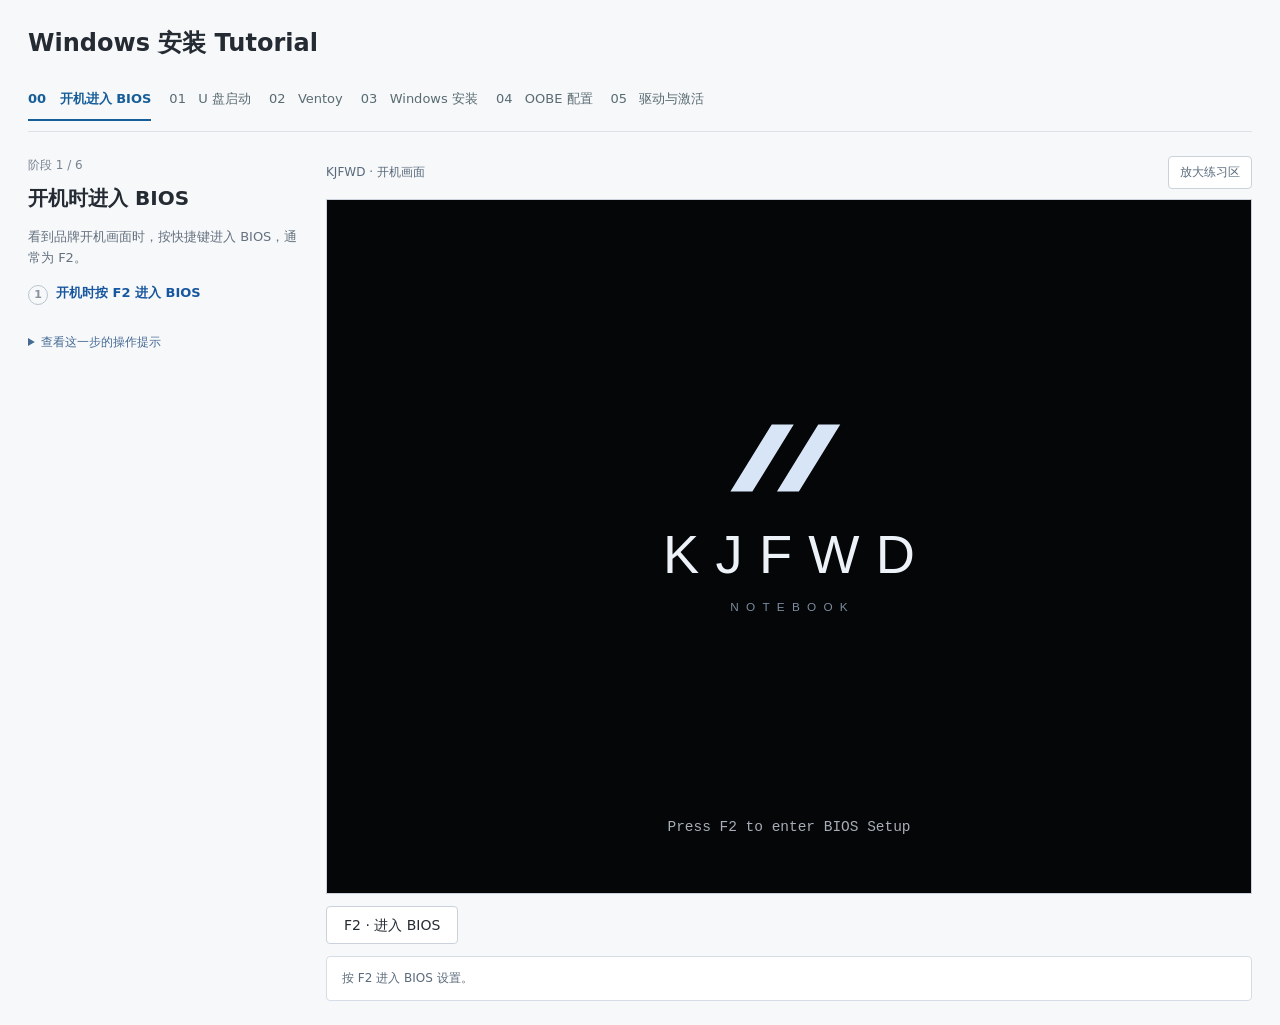
<file: docs/windows/simulator.html>
<!doctype html><html lang="zh-CN"><head><meta charset="utf-8"><meta http-equiv="refresh" content="0;url=windows.html"><title>Windows 安装 Tutorial</title></head><body><a href="windows.html">Windows 安装 Tutorial</a></body></html>
</file>
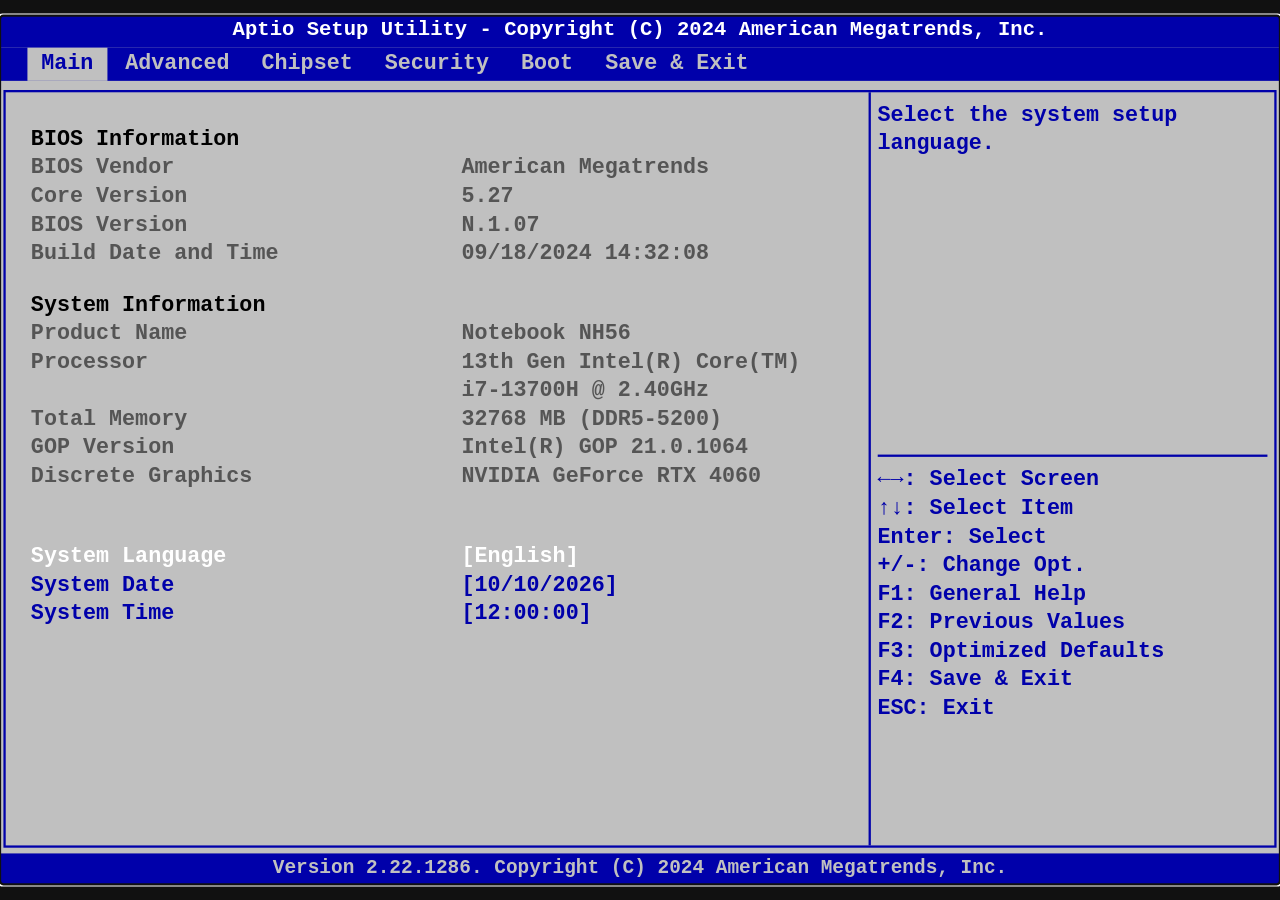
<file: docs/windows/windows-bios.html>
<!doctype html><html lang="en"><head><meta charset="utf-8"><meta name="viewport" content="width=device-width,initial-scale=1"><title>Aptio Setup Utility</title><style>
:root{--blue:#0000aa;--gray:#c0c0c0;--white:#fff;--black:#000}*{box-sizing:border-box}html,body{margin:0;width:100%;height:100%;overflow:hidden;background:#111}body{font-family:'Courier New',monospace;font-weight:700}button,input{font:inherit}#viewport{height:100%;display:flex;align-items:center;justify-content:center}#screen{width:1120px;height:760px;flex-shrink:0;position:relative;background:var(--gray);color:var(--blue);font-size:19px;line-height:25px;transform-origin:center;display:flex;flex-direction:column}header{height:28px;background:var(--blue);color:white;text-align:center;white-space:nowrap;font-size:18px}nav{display:flex;background:var(--blue);height:29px;padding-left:24px;gap:4px}button{cursor:pointer;border:0;border-radius:0;color:inherit;background:transparent;padding:0;text-align:left}nav button{padding:0 12px;color:var(--gray)}nav button.active{background:var(--gray);color:var(--blue)}.frame{margin:8px 3px 5px;border:2px solid var(--blue);flex:1;display:grid;grid-template-columns:68% 32%;min-height:0}.content{padding:9px 22px;overflow:auto;scrollbar-width:thin;scrollbar-color:var(--blue) var(--gray)}aside{border-left:2px solid var(--blue);display:flex;flex-direction:column;padding:8px 6px}.help{height:48%;white-space:pre-line}.legend{border-top:2px solid var(--blue);padding-top:8px;white-space:pre-line}.section{color:black;margin:0 0 10px}.row{min-height:25px;display:grid;grid-template-columns:53% 47%;width:100%;white-space:pre-wrap;position:relative}.row.selected{color:white}.row.readonly{color:#555}.row.heading{color:black;margin-top:20px}.row.disabled{color:#808080}.row .value{overflow-wrap:anywhere}.row.sub .label:before{content:'▸';position:absolute;left:-17px}.breadcrumb{color:black;margin-bottom:18px}.footer{background:var(--blue);color:var(--gray);text-align:center;height:27px;font-size:17px}.overlay{position:absolute;inset:57px 0 27px;display:flex;justify-content:center;align-items:center;background:#0001;z-index:4}.dialog{min-width:380px;max-width:800px;background:var(--blue);color:white;border:3px double white;padding:14px 22px;box-shadow:12px 12px #0008}.dialog h2{font-size:19px;text-align:center;margin:0 0 16px;padding-bottom:8px;border-bottom:1px solid var(--gray)}.dialog p{white-space:pre-wrap;margin:10px 0 18px}.choice{display:block;width:100%;padding:2px 8px;color:var(--gray)}.choice.selected{background:var(--gray);color:var(--blue)}.actions{display:flex;justify-content:center;gap:40px;margin-top:18px}.actions button{padding:0 8px}.actions .selected{background:var(--gray);color:var(--blue)}input{color:white;background:var(--blue);border:1px solid white;outline:none;padding:4px;width:100%;caret-color:white}.boot{position:absolute;inset:0;background:#000;color:#ccc;z-index:3;padding:45px;display:flex;flex-direction:column}.boot .brand{font-size:30px;color:white;margin-bottom:35px}.boot .bottom{margin-top:auto;color:#999;font-size:17px}.boot .choice{margin:3px 0}.boot.ventoy{background:#123c79;color:white;padding:48px 70px}.ventoy .brand{font-size:52px;font-style:italic}.ventoy .menu{border:2px solid white;padding:25px 18px;margin-top:35px}.ventoy .choice.selected{background:white;color:#123c79}.windows{align-items:center;justify-content:center;text-align:center}.winlogo{display:grid;grid-template-columns:50px 50px;gap:5px;margin-bottom:45px}.winlogo i{height:50px;background:#008bdf}.spinner{font-size:32px;margin:25px;animation:pulse 1.3s infinite}@keyframes pulse{50%{opacity:.2}}.small{font-size:16px;line-height:22px}#touchbar{position:fixed;bottom:0;display:none;background:#0000aa;color:white;gap:16px;padding:8px;z-index:10}@media(pointer:coarse){#touchbar{display:flex}}a{color:inherit}
</style></head><body><div id="viewport"><main id="screen" aria-label="UEFI BIOS simulator" tabindex="0"></main></div><div id="touchbar"></div><script src="app.js"></script><script src="training.js"></script><script src="windows-bridge.js"></script></body></html>
</file>
<file: docs/windows/windows.css>
@font-face{font-family:SegoeWeb;src:url('assets/segoe-normal.woff')}@font-face{font-family:SegoeWeb;src:url('assets/segoe-light.woff');font-weight:300}*{box-sizing:border-box}body{margin:0;background:#f7f8fa;color:#252b33;font:14px/1.6 system-ui,-apple-system,'Microsoft YaHei',sans-serif}button,select,input{font:inherit}button,summary{cursor:pointer}button{color:inherit;border:1px solid #cbd2db;background:white;border-radius:4px;padding:6px 11px}button:hover{background:#eef2f7}button:disabled{opacity:.5;cursor:default}button:focus-visible,select:focus-visible,input:focus-visible{outline:2px solid #145fbc;outline-offset:2px}[hidden]{display:none!important}.tutorial-header{max-width:1580px;margin:auto;padding:24px 28px 18px;display:flex;justify-content:space-between;align-items:center}.tutorial-header h1{margin:0;font-size:24px}.tutorial-header p{margin:3px 0 0;color:#75808d}.tutorial-header>div:last-child{text-align:right;display:grid;gap:6px;font-size:12px}a{color:#416b99}.version{color:#76808d}.stage-nav{width:calc(100% - 56px);max-width:1524px;margin:0 auto;border-bottom:1px solid #dce2e8;display:flex;gap:32px;padding:0 0 10px;font-size:13px;color:#88939f}.stage-nav span.active{color:#1557aa;font-weight:650}.stage-nav span.done{color:#33805b}.tutorial-layout{max-width:1580px;margin:auto;display:grid;grid-template-columns:270px minmax(0,1fr);gap:28px;padding:24px 28px;align-items:start}.instructions h2{font-size:20px;margin:7px 0 10px}.instructions p{color:#64717f;font-size:13px}.instructions label{display:block;font-size:12px;color:#6e7c8c}.instructions select{width:100%;background:white;border:1px solid #cbd4df;padding:6px;margin:5px 0 15px;border-radius:4px}.instructions #step-count{font-size:12px;color:#778390}.instructions ol{padding:0;list-style:none;counter-reset:n}.instructions li{position:relative;padding:0 0 15px 28px;font-size:13px;counter-increment:n}.instructions li:before{content:counter(n);position:absolute;left:0;top:2px;border:1px solid #bac4d0;border-radius:50%;width:18px;height:18px;text-align:center;line-height:18px;font-size:11px;color:#8993a0}.instructions li.done:before{content:'✓';background:#eaf5ef;border-color:#74ac8b;color:#278356}.instructions li.current{color:#17579f;font-weight:600}.instructions details{font-size:12px;color:#456a94}.instructions details p{white-space:pre-line;background:#eef2f7;padding:10px;font-size:12px}.tip{border-left:2px solid #b3bfce;padding-left:10px!important;font-size:12px!important;white-space:pre-line}.practice{border-top:1px solid #dce1e7;margin-top:24px;padding-top:14px}.practice button{font-size:12px}.practice small{display:block;margin-top:8px;color:#8b94a0}.sim-toolbar{display:flex;justify-content:space-between;align-items:center;font-size:12px;margin-bottom:10px;color:#58697a}.sim-toolbar button{font-size:12px}.simulation{min-width:0}#display{position:relative;aspect-ratio:4/3;width:100%;background:#111;overflow:hidden;border:1px solid #cbd2db;display:flex;justify-content:center;align-items:center}#bios{border:0;width:100%;height:100%;position:absolute;inset:0}#machine{width:1024px;height:768px;flex-shrink:0;position:relative;transform-origin:center;font-family:SegoeWeb,'Segoe UI',Arial,sans-serif;line-height:1.35;color:#111;font-size:14px}#machine button,#machine input,#machine select{font-family:inherit;font-size:inherit}#machine button:focus-visible{outline:2px solid #0067c0;outline-offset:2px}.keys{display:flex;gap:5px;flex-wrap:wrap;margin:10px 0}.keys button{padding:4px 9px;font-size:11px}.status{border:1px solid #d5dde6;background:white;padding:12px 15px;border-radius:4px;font-size:12px;color:#5b6a7a;margin-top:12px}.simulation-note{font-size:11px;color:#84909d}.instructions #demo-data{border:1px solid #d4dfea;padding:12px;background:white;margin:14px 0;border-radius:4px;font-size:12px}.instructions #demo-data p{font-family:monospace;font-size:12px}.instructions #demo-data button{font-size:12px}footer{max-width:1580px;margin:auto;padding:0 28px 24px;font-size:12px;color:#7b8794}footer p{max-width:1050px}.focus-mode .instructions,.focus-mode .tutorial-header,.focus-mode .stage-nav{display:none}.focus-mode .tutorial-layout{grid-template-columns:1fr;max-width:1250px}.focus-mode #display{aspect-ratio:auto;height:80vh}.focus-mode .keys{margin-bottom:0}
/* Windows PE / Setup, measured against Microsoft's 712×556 reference. */
.setup-bg{position:absolute;inset:0;background:#160f72;display:flex;align-items:center;justify-content:center}.setup-window{width:712px;height:556px;background:white;border:6px solid #bed5e9;border-top:0;border-radius:7px 7px 0 0;position:relative;box-shadow:0 2px 6px #0005}.setup-titlebar{height:28px;margin:0 -6px;background:linear-gradient(#9fb9d2,#b6cce2);display:flex;align-items:center;padding:0 8px;font-size:12px;color:black}.setup-titlebar .mini-icon{color:#257e99;margin-right:7px}.window-controls{display:flex;margin-left:auto;gap:3px}.window-controls button{padding:0;width:31px;height:18px;border-radius:2px;border:1px solid #7f96aa;background:linear-gradient(#f6fafc,#a4bcd3);font:bold 13px Arial;color:#345}.window-controls button:last-child{background:linear-gradient(#edb8a5,#b3442c);color:white}.setup-content{padding:38px 40px 15px;height:435px;overflow:auto}.setup-content h2{font-weight:300;color:#0078d4;font-size:30px;line-height:1.15;margin:0 0 8px}.setup-content p{margin:8px 0 24px;font-size:13px}.setup-form{margin-top:42px;display:grid;grid-template-columns:190px 1fr;gap:26px 16px;align-items:center}.setup-form label{font-size:14px}.setup-form select{font:12px SegoeWeb!important;height:24px;padding:0 5px;border:1px solid #d0d0d0;background:#fff;border-radius:0}.setup-content input[type=checkbox],.setup-content input[type=radio]{accent-color:#0078d4}.setup-content .radio-group{display:grid;grid-template-columns:155px 1fr;gap:18px;margin-top:34px}.setup-content .radio-group label{display:block;margin-bottom:16px}.check-line{display:flex;align-items:center;gap:5px;font-size:12px;margin-top:10px}.setup-footer{position:absolute;left:40px;right:40px;bottom:24px;display:flex;align-items:center;font-size:12px;gap:25px;color:#67727b}.setup-footer .win-brand{font-size:12px;color:#666}.setup-footer button{padding:3px 25px;border-radius:3px;font-size:12px;color:#111;background:white;border:1px solid #c9c9c9;min-width:92px}.setup-footer .primary{border-color:#0078d4}.setup-footer .right{margin-left:auto;display:flex;gap:12px}.setup-footer .link{min-width:0;border:0;padding:0;color:#637587;font-size:11px}.ms-logo{display:inline-grid;grid-template-columns:7px 7px;gap:1px;margin-right:3px;vertical-align:-2px}.ms-logo i{width:7px;height:7px;background:#f25022}.ms-logo i:nth-child(2){background:#7fba00}.ms-logo i:nth-child(3){background:#00a4ef}.ms-logo i:nth-child(4){background:#ffb900}.textlink{color:#0078c7;background:none!important;border:0!important;padding:0!important;font-size:12px}.previous-setup{position:absolute;left:40px;bottom:68px}.entry{display:block;width:100%;border:1px solid #999;border-radius:0;padding:7px;background:#fff;margin:22px 0 12px}.edition-list{margin-top:28px;border:1px solid #aaa;width:100%;border-collapse:collapse;font-size:13px}.edition-list td,.edition-list th{text-align:left;padding:6px 10px;font-weight:400}.edition-list tr.selected{background:#0078d7;color:white}.edition-list tbody tr{cursor:pointer}.license-box{height:295px;overflow:auto;padding-top:15px;font-size:13px;line-height:1.6}.disk-tools{display:flex;flex-wrap:wrap;gap:10px 20px;margin:25px 0 20px}.disk-tools button{font-size:12px!important;padding:0;border:0;background:none;color:#2b7d9b}.disk-tools button:disabled{color:#888}.disk-table{width:100%;border:1px solid #aab0b5;border-collapse:collapse;font-size:12px}.disk-table td,.disk-table th{padding:6px 8px;text-align:left;font-weight:400}.disk-table tr.selected{background:#0078d7;color:white}.disk-table tbody tr{cursor:pointer}.disk-table tbody tr:focus{outline:1px dotted black;outline-offset:-2px}.disk-message{margin-top:12px!important;color:#835016;font-size:11px!important}.installing{position:absolute;inset:0;padding:100px 110px;background:#0056b2;color:white}.installing h2{font-size:40px;font-weight:300}.installing p{margin:30px 0;font-size:17px}.installing button{margin-top:30px;font-size:14px}.black-boot{position:absolute;inset:0;background:#000;color:#fff;display:flex;align-items:center;justify-content:center;flex-direction:column}.windows-mark{width:94px;height:94px;display:grid;grid-template-columns:1fr 1fr;gap:5px}.windows-mark i{background:#008cdf}.black-boot p{margin-top:100px;font-size:18px}
/* Standard Windows 11 OOBE canvas. */
.oobe-bg{position:absolute;inset:0;background:radial-gradient(ellipse at 65% 63%,#bfccef 0%,#d6e6f6 50%,#d6e5ee 90%)}.oobe-card{position:absolute;left:50px;top:52px;width:924px;height:664px;border-radius:8px;background:linear-gradient(125deg,#f8fafb 5%,#edf4ff 52%,#f3f4f6 100%);box-shadow:0 22px 30px #5873a83d;display:grid;grid-template-columns:50% 50%;overflow:hidden}.oobe-left{display:flex;align-items:center;justify-content:center;position:relative}.oobe-art{width:310px;height:310px;overflow:hidden;position:relative;mix-blend-mode:multiply}.oobe-art img{width:1024px;height:768px;max-width:none;position:absolute;left:-125px;top:-235px}.oobe-art.keyboard img{left:-133px;top:-237px}.oobe-art.privacy img{left:-125px;top:-222px}.oobe-art.signin img{left:-122px;top:-230px}.oobe-art.pin img{left:-122px;top:-225px}.oobe-art svg{width:100%;height:100%}.oobe-right{padding:57px 44px 32px 38px;position:relative;min-width:0}.oobe-right h2{font-weight:600;font-size:24px;line-height:1.2;margin:0 0 22px;color:#101010}.oobe-right p{font-size:14px;color:#626870;line-height:1.45;margin:0 0 22px}.oobe-right .oobe-content{height:465px;overflow:auto;padding-right:5px}.oobe-buttons{position:absolute;bottom:42px;right:44px;left:38px;display:flex;align-items:center;justify-content:flex-end;gap:20px}.oobe-buttons button,.oobe-right button.primary{background:#0067b8;color:white;border:1px solid #0060aa;border-radius:4px;min-width:128px;padding:10px 20px;font-size:14px}.oobe-buttons button.secondary{background:transparent;border:0;color:#0067b8;min-width:70px;padding:8px 0}.oobe-back{position:absolute;top:12px;left:15px;font-size:26px!important;border:0;background:none;padding:0;z-index:1;font-weight:300}.list-choice{display:block;border:0;border-radius:3px;background:transparent;width:100%;text-align:left;padding:17px 16px;font-size:18px!important;margin:3px 0;min-height:57px}.list-choice.selected{background:#0067b8;color:white}.oobe-list{max-height:342px;overflow:auto;margin-top:32px;padding-right:12px;scrollbar-width:thin}.oobe-right input[type=text],.oobe-right input[type=password]{display:block;width:100%;border:1px solid #d9dfe5;border-bottom:2px solid #8c9095;border-radius:4px;padding:10px 12px;background:#ffffffa6;margin:16px 0;font-size:16px!important}.oobe-right input:focus{border-bottom-color:#0078d4;outline:0}.oobe-right input[type=checkbox]{accent-color:#0067b8;width:18px;height:18px;vertical-align:-4px}.oobe-right label{font-size:14px}.oobe-right .error{color:#be2b21;font-size:13px}.oobe-corners{position:absolute;right:67px;bottom:12px;display:flex;gap:20px}.oobe-corners button{background:none;border:0;padding:2px;color:#555;font-size:20px!important}.network-box{background:#e4e5e8;padding:17px;margin-bottom:8px;border-radius:2px}.network-box button{margin:10px 0 0}.network-choice{padding:13px 10px;display:block;width:100%;background:none;border:0;text-align:left}.ms-large{font-size:23px;margin:20px 0;color:#666}.ms-large .ms-logo{transform:scale(1.7);margin-right:13px;margin-left:6px}.privacy-row{border-bottom:1px solid #d7dfe8;padding:15px 0}.privacy-row strong{display:block;font-size:14px;margin-bottom:5px}.privacy-row p{font-size:13px!important;margin-bottom:10px!important}.toggle{width:44px;height:21px;border-radius:20px!important;padding:0!important;background:#0067c0;border:1px solid #0067c0;position:relative;vertical-align:middle;margin-right:8px}.toggle:after{content:'';position:absolute;right:3px;top:3px;width:13px;height:13px;background:white;border-radius:50%}.toggle.off{background:#f2f3f5;border-color:#697785}.toggle.off:after{left:3px;right:auto;background:#697785}.usage-grid{display:grid;grid-template-columns:1fr 1fr;gap:10px}.usage-grid label{border:1px solid #d1d7de;padding:17px;background:#fff7;border-radius:4px}.oobe-message{position:absolute;inset:0;display:flex;flex-direction:column;align-items:center;justify-content:center;background:radial-gradient(ellipse,#e9f2ff,#d9e6f4);font-size:28px;color:#24292f}.oobe-message p{font-size:18px}.vm-overlay{position:absolute;inset:0;background:#0003;display:flex;align-items:center;justify-content:center;z-index:20}.vm-dialog{width:480px;background:#fff;border:1px solid #8298ac;box-shadow:0 6px 20px #0004;border-radius:4px;padding:25px;font:14px/1.5 SegoeWeb,Arial;color:#222}.vm-dialog h3{margin:0 0 15px;font-size:20px;font-weight:400}.vm-dialog .dialog-actions{display:flex;gap:12px;justify-content:flex-end;margin-top:25px}.vm-dialog input{border:1px solid #999;padding:6px;width:100%}.vm-dialog p{white-space:pre-line}.desktop{position:absolute;inset:0;background:radial-gradient(ellipse at 63% 60%,#327bd5 0%,#0856a8 25%,#123e89 44%,#aad1ef 80%);color:white}.desktop:before{content:'';position:absolute;width:380px;height:420px;left:400px;top:120px;border-radius:50%;border:75px solid #589ee2;transform:rotate(-28deg);box-shadow:25px 15px 70px #142d84,inset 15px 15px 35px #145095}.taskbar{position:absolute;bottom:0;height:48px;background:#eef5ffed;left:0;right:0;display:flex;justify-content:center;align-items:center;gap:18px;color:#155ea8}.taskbar .windows-mark{width:24px;height:24px;gap:2px}.desktop-panel{position:absolute;left:220px;top:145px;width:584px;background:#f4f8ffed;color:#1b2c3c;border-radius:8px;padding:35px;box-shadow:0 10px 50px #183e7555}.desktop-panel h2{font-size:26px;font-weight:400}.desktop-panel p{font-size:15px}.minimized-setup{position:absolute;bottom:0;left:15px;padding:12px;color:white;background:#346bc0;border:0;border-radius:0}
@media(max-width:950px){.tutorial-layout{grid-template-columns:230px minmax(0,1fr);gap:18px;padding:20px}.tutorial-header{padding:20px}.stage-nav{width:calc(100% - 40px);margin:0 auto;gap:20px}.tutorial-header .version{max-width:180px}.instructions h2{font-size:18px}}@media(max-width:760px){.tutorial-layout{grid-template-columns:1fr}.instructions{display:grid;grid-template-columns:1fr 1fr;gap:0 20px}.instructions h2,.instructions #guide-description,.instructions #step-count{grid-column:1/-1}.instructions #checklist{grid-column:2;grid-row:4/8}.instructions .practice{grid-column:1/-1}.tutorial-header{align-items:start}.tutorial-header h1{font-size:21px}.stage-nav{overflow:auto;white-space:nowrap;gap:20px;font-size:11px}.instructions .tip{grid-column:1/-1}.instructions #demo-data{grid-column:1/-1}.tutorial-header a{font-size:11px}}@media(max-width:450px){.instructions{display:block}.tutorial-header .version{display:none}.tutorial-header h1{font-size:19px}.stage-nav{gap:14px}}

.oobe-art:has(img){mask-image:radial-gradient(ellipse at center,#000 48%,transparent 73%)}

#machine{font-family:SegoeUI,"Microsoft YaHei","Noto Sans CJK SC",sans-serif}
.command-window{position:absolute;left:55px;top:85px;width:900px;height:510px;background:#0c0c0c;color:#ccc;z-index:30;box-shadow:0 10px 30px #0006;font:17px/1.5 Consolas,monospace}
.command-title{height:34px;background:#fff;color:#222;padding:4px 10px;font:14px/26px "Microsoft YaHei",sans-serif}.command-title button{float:right;border:0;background:none;font-size:20px;padding:0 10px}.command-body{padding:10px;overflow:auto;height:465px}.command-body pre{white-space:pre-wrap;margin:0;font:inherit}.command-body label{display:flex;align-items:center}.command-body input{flex:1;min-width:0;border:0;outline:0;color:#ccc;background:transparent;font:inherit;padding:0}.offline-link{display:block;margin-top:22px}.oobe-content select{width:100%;padding:12px;margin:10px 0;border:1px solid #777}.sim-toolbar{gap:8px}#command-launch{margin-left:auto}

#display{overflow:clip}#machine{position:absolute;left:50%;top:50%;font-family:SegoeWeb,"Microsoft YaHei","Noto Sans CJK SC",sans-serif}

#guide-shortcuts{border-top:1px solid #dce1e7;padding-top:14px;margin-top:16px;font-size:12px}#guide-shortcuts small{display:block;color:#6e7c8c;line-height:1.6;margin-top:8px}.shortcut-buttons{display:flex;flex-wrap:wrap;gap:6px;margin-top:8px}.shortcut-buttons button{font-size:12px;padding:5px 8px}.boot-transition{position:absolute;inset:0;background:#000;z-index:100;animation:boot-reveal 1s ease-out both;cursor:wait}@keyframes boot-reveal{0%,65%{opacity:1}100%{opacity:0}}@media(prefers-reduced-motion:reduce){.boot-transition{animation:none}}

#warning:empty{display:none}
.oobe-buttons .offline-link{display:inline-block;margin:0;min-width:0;white-space:nowrap;font-size:14px;padding:10px 0}.oobe-right input:not([type]){display:block;width:100%;border:1px solid #d9dfe5;border-bottom:2px solid #8c9095;border-radius:4px;padding:10px 12px;background:#ffffffa6;margin:16px 0;font-size:16px!important}
.win-desktop{position:absolute;inset:0;background:#092753 url('assets/windows-bloom.jpg') center/cover no-repeat;color:#17212b;font-family:SegoeWeb,'Microsoft YaHei',sans-serif}.desktop-icons{position:absolute;top:12px;left:6px;display:grid;gap:12px;width:90px}.desktop-icons button{width:90px;height:90px;display:flex;align-items:center;flex-direction:column;gap:5px;color:white;background:none;border:1px solid transparent;font-size:12px!important;padding:7px 0;text-shadow:0 1px 3px #000}.desktop-icons button:hover,.desktop-icons button:focus{background:#a9dfff33;border:1px solid #b9d6ee55}.desktop-icons svg{width:43px;height:43px}.desktop-icons span{line-height:1.3}.win-taskbar{height:48px;position:absolute;bottom:0;left:0;right:0;background:#eaf2fbeb;border-top:1px solid #ffffff88;backdrop-filter:blur(28px);display:flex;align-items:center;justify-content:center}.taskbar-center{display:flex;gap:3px;align-items:center}.win-taskbar button{border:0;background:transparent;display:flex;align-items:center;justify-content:center;height:40px;min-width:40px;padding:7px;border-radius:4px}.win-taskbar button:hover{background:#ffffff88}.win-taskbar svg{width:27px;height:27px}.win-taskbar .windows-mark{width:24px;height:24px;gap:2px}.win-taskbar .desktop-search{height:31px;min-width:165px;border-radius:18px;background:#ffffffa6;border:1px solid #bfc9d8;justify-content:flex-start;gap:9px;padding-left:12px;font-size:23px!important;margin:0 4px}.desktop-search span{font-size:13px}.system-tray{position:absolute;right:0;display:flex;align-items:center;gap:0;font-size:13px}.system-tray button{min-width:24px;padding:5px}.system-tray .desktop-clock{font-size:11px!important;text-align:right;line-height:1.5;padding:0 10px}.system-tray .show-desktop{border-left:1px solid #ccd7e288;width:5px;min-width:5px;border-radius:0;height:36px;padding:0}.start-panel{position:absolute;bottom:59px;left:50%;transform:translateX(-50%);width:600px;height:580px;border:1px solid #ffffffbc;border-radius:8px;background:#f2f5fbf5;backdrop-filter:blur(35px);box-shadow:0 8px 30px #0005;padding:32px;z-index:4}.start-panel>input{width:100%;border:1px solid #ccd0d9;border-bottom:2px solid #0078d4;border-radius:20px;background:#fff;padding:10px 18px;font-size:13px!important}.start-caption{display:flex;justify-content:space-between;margin:32px 12px 15px;font-size:13px}.start-caption span{background:#ffffffaa;padding:2px 8px;border-radius:4px;font-size:11px}.pinned-apps{display:grid;grid-template-columns:repeat(4,1fr);margin-bottom:42px;min-height:100px}.pinned-apps button{display:flex;align-items:center;flex-direction:column;gap:8px;background:none;border:0;font-size:12px!important;padding:12px 2px}.pinned-apps button:hover{background:white}.pinned-apps svg{width:34px;height:34px}.gear{font-size:36px;line-height:34px;color:#536a7e}.recommend-empty{font-size:13px;color:#657080;margin:22px 0}.start-profile{position:absolute;bottom:0;left:0;right:0;height:67px;background:#e5edf7b3;padding:12px 40px;display:flex;align-items:center;justify-content:space-between;border-radius:0 0 8px 8px;font-size:13px}.start-profile button{background:none;border:0;font-size:23px!important}.tray-panel{position:absolute;right:12px;bottom:60px;width:350px;padding:25px;background:#f2f6fcf5;border:1px solid #fff9;box-shadow:0 8px 30px #0005;border-radius:8px;z-index:5}.tray-panel h3{font-size:16px;font-weight:500;margin-top:0}.tray-panel label{display:block;margin:20px 0}.tray-panel input[type=range]{width:200px;accent-color:#0067c0;vertical-align:middle}.calendar-grid{display:grid;grid-template-columns:repeat(7,1fr);gap:6px;text-align:center;font-size:13px;margin-top:24px}.calendar-grid span{padding:6px}.calendar-grid .today{border-radius:50%;background:#0067c0;color:white}.quick-toggles{display:flex;gap:8px}.quick-toggles button{font-size:12px!important}.quick-toggles button[aria-pressed=true]{background:#0067c0;color:white}.shell-window{position:absolute;left:125px;top:95px;width:770px;height:535px;background:#fff;border:1px solid #adb8c7;border-radius:8px;box-shadow:0 10px 40px #0006;overflow:hidden;z-index:3}.shell-window.maximized{left:0;top:0;width:100%;height:calc(100% - 48px);border-radius:0}.shell-title{height:38px;background:#f4f7fa;display:flex;align-items:center;justify-content:space-between;padding-left:18px;font-size:12px}.shell-title>div{display:flex;align-self:stretch}.shell-title button{border:0;border-radius:0;width:46px;padding:0;background:none}.shell-title button:hover{background:#dfe5ed}.shell-title button:last-child:hover{background:#c42b1c;color:white}.explorer-path{padding:15px 22px;background:#f8fafc;border-bottom:1px solid #e4e8ec;font-size:13px}.explorer-content{display:grid;grid-template-columns:155px 1fr;gap:25px;height:100%}.explorer-content aside{padding:24px;background:#f6f8fc;font-size:13px}.explorer-content h3{font-size:15px;font-weight:400;margin-top:28px}.drive-space{background:#e3e8ef;height:14px;width:225px}.drive-space i{display:block;width:18%;height:100%;background:#00a4ed}.explorer-content p{font-size:12px}.empty-folder{text-align:center;color:#777;padding-top:55px}.settings-about{padding:22px 35px}.settings-about h2{font-size:22px}.settings-about h3{font-size:16px;margin-top:23px}.settings-about p{font-size:13px}.edge-new{text-align:center;padding:70px 40px}.edge-new svg{width:60px;height:60px}.edge-new h2{font-size:23px;font-weight:500}.edge-new input{width:75%;padding:13px 20px;border:1px solid #b9c5d4;border-radius:24px}.edge-new p{color:#707c89;font-size:13px}
.post-scenario{margin:14px 0}.post-shell{left:62px;top:65px;width:900px;height:625px}.explorer-command{display:flex;align-items:center;gap:24px;padding:12px 18px;height:56px;background:#fbfbfc;border-bottom:1px solid #e5e5e5}.explorer-command button{border:0;background:none;font-size:13px!important}.explorer-command span{color:#8a929a}.explorer-location{height:56px;display:flex;gap:12px;align-items:center;padding:9px 15px;background:#fff;border-bottom:1px solid #eee}.explorer-location button{border:0;background:none}.explorer-location>span{flex:1;border:1px solid #ddd;padding:8px 12px;font-size:13px}.explorer-location input{width:210px;border:1px solid #ddd;padding:8px 10px;font-size:12px!important}.explorer-main{height:440px;display:grid;grid-template-columns:175px 1fr}.explorer-main aside{padding:12px 8px;border-right:1px solid #eee;background:#fafbfc}.explorer-main aside button{display:block;width:100%;text-align:left;border:0;background:none;margin:3px 0;font-size:13px!important}.explorer-main aside button.active{background:#e1eaf5}.file-content{padding:15px;overflow:auto}.file-content h3{font-size:14px;color:#37678a;font-weight:400;margin-top:5px}.drive-grid{display:grid;grid-template-columns:1fr 1fr;gap:14px}.file-item{border:1px solid transparent;background:none;border-radius:2px}.file-item.selected{background:#cce8ff;border-color:#99d1ff}.file-item:hover{background:#e5f3ff}.drive-item{display:flex;gap:10px;text-align:left;padding:12px 6px}.drive-icon{font-size:38px;color:#719db7}.drive-item>span:last-child{flex:1}.drive-item strong{font-size:13px;font-weight:400}.drive-item small{font-size:11px;color:#777}.capacity{display:block;height:12px;background:#e5e5e5;border:1px solid #ccc;margin:7px 0}.capacity i{display:block;background:#00a3e8;height:100%}.file-columns,.file-row{display:grid;grid-template-columns:1fr 150px 135px;width:100%;text-align:left;gap:8px;font-size:12px!important}.file-columns{color:#75818b;padding:8px 6px;border-bottom:1px solid #ddd}.file-row{padding:7px 6px;align-items:center}.file-row>span:first-child{display:flex;align-items:center;gap:8px;min-width:0;overflow:hidden;text-overflow:ellipsis;white-space:nowrap}.file-glyph{color:#c59718;font-size:20px;font-weight:400}.file-row span:not(:first-child){color:#7e858d}.compact-files .file-row{padding:2px 6px}.explorer-status{position:absolute;bottom:0;left:0;right:0;background:#fafafa;border-top:1px solid #eee;height:30px;padding:6px 15px;font-size:12px;color:#666}.sdi-shell{background:#cecece}.sdi-layout{display:grid;grid-template-columns:170px 1fr;height:calc(100% - 38px);padding:10px;gap:10px;font:12px Arial,sans-serif;background:linear-gradient(125deg,#2a2d30 0%,#62676d 18%,#c8c8c8 18%)}.sdi-layout aside{background:#191b1d;color:#ddd;padding:9px;position:relative}.sdi-system{padding:7px;background:#292d31;border:1px solid #444;color:#aaa;font-size:11px;line-height:1.7;margin-bottom:18px}.sdi-layout aside label{display:block;font-size:12px;margin-top:8px}.sdi-layout select{width:100%;font-size:12px!important;padding:2px;background:#fff;color:#111;border-radius:0}.sdi-layout aside button{display:block;width:100%;margin:5px 0;padding:5px;border-radius:0;background:linear-gradient(#507cfa,#1936d7);color:#fff;border:1px solid #7795ff;font-size:12px!important}.sdi-layout aside button.sdi-install{margin-top:16px;padding:12px 4px}.sdi-layout aside p{font-size:10px;line-height:1.7;margin-top:24px;color:#aaa}.sdi-layout aside>small{position:absolute;bottom:10px;color:#aaa}.sdi-list{padding:2px 5px;overflow:auto}.sdi-restore{display:block;background:#fff;border:1px solid #aaa;padding:10px;margin-bottom:9px;color:#222;font-size:13px}.sdi-status{padding:10px;background:#e8eff2;border:1px solid #a4b6c5;color:#20506b;margin-bottom:10px}.sdi-driver{display:flex;align-items:center;gap:7px;padding:10px 8px;background:#f7f7f7;border:1px solid #b7b7b7;margin:7px 0;min-height:48px;color:#222;cursor:pointer}.sdi-driver small{display:block;font-size:10px;color:#547396}.sdi-driver strong{font-weight:400;font-size:12px}.sdi-device{color:#3283c5;font-size:20px}.sdi-driver em{margin-left:auto;color:#36a521;font-style:normal;font-size:10px}.sdi-driver.running{background:#d5eaff}.sdi-driver.installed{background:#e9f6e6}.sdi-progress{height:10px;background:#bbb;margin-top:14px}.sdi-progress i{display:block;background:#43a92e;height:100%;transition:width .25s}.sdi-footer{font-size:12px;color:#444;margin-top:13px}.settings-layout{display:grid;grid-template-columns:230px 1fr;height:calc(100% - 38px);background:#f3f3f3}.settings-layout aside{padding:24px 15px;background:#f3f3f3}.settings-user{display:flex;gap:12px;align-items:center;margin:0 0 22px;font-size:25px}.settings-user span{font-size:15px}.settings-user small{display:block;color:#72777b;font-size:12px;margin-top:5px}.settings-layout aside input{width:100%;padding:8px;background:#fff;border:1px solid #ddd;border-bottom-color:#888;border-radius:4px;font-size:12px!important;margin-bottom:22px}.settings-layout aside button{display:block;width:100%;text-align:left;border:0;background:none;margin:5px 0;font-size:13px!important;padding:10px}.settings-layout aside button.active{background:#e3e3e3;border-left:3px solid #0067c0}.settings-layout main{padding:23px 27px;overflow:auto}.settings-layout h1{font-size:27px;font-weight:600;margin:0 0 25px}.settings-layout h1 span{color:#aaa;margin:0 10px}.settings-device{display:flex;align-items:center;gap:16px;margin:0 0 20px}.settings-device p{margin:4px 0;color:#777;font-size:12px}.settings-laptop{font-size:45px;color:#3981ba}.settings-system-row{display:flex;align-items:center;text-align:left;width:100%;gap:15px;padding:13px;margin:4px 0;border:1px solid #e3e3e3;background:#fbfbfb;border-radius:4px}.settings-system-row>span{width:24px;font-size:23px;color:#637d98}.settings-system-row strong{font-size:13px;font-weight:400}.settings-system-row small{display:block;color:#777;font-size:11px;margin-top:3px}.settings-system-row b{margin-left:auto;color:#777;font-weight:400}.settings-edition{display:flex;align-items:center;gap:20px;margin:25px 0 35px;font-size:20px}.settings-edition .windows-mark{width:47px;height:47px;gap:3px}.activation-card{background:#fff;border:1px solid #e1e1e1;padding:18px;border-radius:6px}.activation-card>div{display:flex;justify-content:space-between;font-size:14px}.activation-state{color:#b22e26;font-size:13px}.activation-state.success{color:#228242}.activation-card p{font-size:13px;color:#585858;line-height:1.6;margin:20px 0}.activation-card button{display:block;margin-left:auto;min-width:110px;font-size:13px!important;padding:8px 16px;background:#f9f9f9}.settings-row{display:flex;justify-content:space-between;align-items:center;background:#fff;padding:15px 18px;border:1px solid #e1e1e1;border-radius:6px;margin-top:7px;font-size:14px}.activation-notice{font-size:13px;color:#246e9d;line-height:1.6;margin:20px 5px}.post-toast{position:absolute;right:18px;bottom:62px;max-width:350px;background:#f5f8fcf5;border:1px solid #d3dbe7;box-shadow:0 5px 25px #0004;padding:22px;border-radius:8px;z-index:15;font-size:14px}.post-network{z-index:12}.wifi-choice{padding:16px;background:#dfe9f5;border-radius:5px}.wifi-choice small{display:block;font-size:12px;margin:5px 0;color:#66717e}.wifi-choice button{display:block;margin-left:auto;background:#0067c0;color:white;border:0;padding:8px 22px}.post-network>p{font-size:12px;color:#627184}.stage-nav{gap:26px}
/* SDI bundled default: Metallic (COLORREF values converted from BGR). */
.sdi-shell{border-radius:0;background:#d0d0d0;color:#000}.sdi-layout{grid-template-columns:158px 1fr;gap:8px;padding:8px;background:#d0d0d0;font:12px Tahoma,'Microsoft YaHei',sans-serif}.sdi-layout aside{padding:0;background:transparent;color:#000}.sdi-logo{height:68px;display:flex;align-items:center;gap:5px;color:#158720}.sdi-logo b{font:italic 900 40px Arial;letter-spacing:-5px;padding-right:7px}.sdi-logo span{font:bold 10px/1.4 Arial}.sdi-system{background:#b0b0c9;color:#000;border:1px solid #000;padding:8px;margin-bottom:8px;font-size:11px;line-height:1.5}.sdi-layout aside label{background:#b0b0c9;border:1px solid #000;padding:5px;margin-top:5px;color:#000}.sdi-layout aside select{margin-top:4px;border:1px solid #777;height:23px}.sdi-layout aside button{background:#e0e0ff;border:1px solid #000;color:#000;padding:6px;box-shadow:none}.sdi-layout aside button:hover:not(:disabled){background:#00ff00}.sdi-layout aside button.sdi-install{padding:15px 3px;margin-top:9px}.sdi-layout aside button:disabled{opacity:1;color:#777;background:#bfbfc8}.sdi-layout aside p{color:#333;margin-top:20px;font-size:10px}.sdi-layout aside>small{color:#333}.sdi-list{padding:0}.sdi-restore{background:#9090a0;color:#000;border:1px solid #000;padding:9px;margin-bottom:5px;font-size:12px}.sdi-status{background:#b0b0c9;color:#000;border:1px solid #000;padding:9px;margin-bottom:8px}.sdi-driver{background:#9090a0;color:#000;border:1px solid #000;border-radius:0;min-height:47px;padding:5px 8px;margin:5px 0;gap:8px}.sdi-driver:hover{background:#a4a4b0}.sdi-driver small{color:#151515;font-size:10px}.sdi-driver strong{font-size:12px}.sdi-driver em{color:#111;font-size:11px}.sdi-device{font-size:24px;color:#222}.sdi-driver input,.sdi-restore input{accent-color:#14578a;width:16px;height:16px}.sdi-driver.running{background:#ff8f00}.sdi-driver.installed{background:#00d000}.sdi-progress{height:15px;border:1px solid #000;background:#bababa;margin-top:10px}.sdi-progress i{background:#30a030}.sdi-footer{font-size:11px;color:#222}
/* Windows 11 quick settings and network flyout. */
.post-network{width:360px!important;padding:0!important;border:1px solid #e3e5eb;border-radius:9px!important;background:rgba(244,246,250,.98)!important;box-shadow:0 9px 32px #0004;color:#191919;overflow:hidden;font:13px 'Segoe UI','Microsoft YaHei',sans-serif;backdrop-filter:blur(35px)}.post-network svg{width:20px;height:20px;flex:none}.post-network button{font:inherit!important;min-width:0;box-shadow:none}.quick-grid{display:grid;grid-template-columns:repeat(3,1fr);gap:20px 12px;padding:25px 24px 15px}.quick-item{text-align:center;min-width:0}.quick-item>span{display:block;margin-top:7px;font-size:12px;white-space:nowrap}.quick-tile,.quick-split{height:48px;width:100%;border:1px solid #dedee3;border-radius:5px;background:#fff;display:flex;align-items:center;justify-content:center}.quick-tile:hover,.quick-split:hover{background:#f9f9fc}.quick-tile:disabled{opacity:.4}.quick-tile[aria-pressed=true],.quick-split.enabled{background:#0067c0;color:#fff;border-color:#0067c0}.quick-split button{height:100%;padding:0;border:0!important;border-radius:0;background:transparent!important;color:inherit!important}.quick-split button:first-child{flex:1;display:grid;place-items:center}.quick-split button:last-child{width:28px;border-left:1px solid #ffffff35!important;font-size:22px!important}.quick-sliders{padding:12px 25px 21px}.quick-sliders label{display:flex!important;align-items:center;gap:20px;margin:13px 0!important}.quick-sliders input{width:100%;accent-color:#0067c0}.post-network footer{display:flex;align-items:center;justify-content:space-between;padding:10px 20px;background:#e9ecf2;border-top:1px solid #dddfe5;height:51px}.post-network footer span{display:flex;gap:6px;align-items:center;font-size:12px}.post-network footer button{background:transparent;border:0;padding:4px;color:#222}.post-network header{display:flex;align-items:center;gap:15px;padding:17px 16px;border-bottom:1px solid #dcdfe6;background:#f9fafc}.post-network header strong{font-size:15px;font-weight:600}.post-network header>button:first-child{border:0;background:transparent;font-size:20px!important;padding:0 5px}.post-network .wifi-switch{margin-left:auto;width:40px;height:20px;border-radius:20px;background:#0067c0;border:1px solid #0067c0;padding:2px;display:flex;justify-content:flex-end}.wifi-switch i{height:12px;width:12px;border-radius:50%;background:#fff}.post-network .wifi-switch[aria-checked=false]{background:#fff;border-color:#888;justify-content:flex-start}.wifi-switch[aria-checked=false] i{background:#555}.network-body{min-height:240px;padding:8px 0}.post-network .wifi-choice{display:flex;align-items:flex-start;gap:14px;margin:0;padding:19px 24px;background:#e5eaf2;border:0;border-radius:0}.wifi-choice>svg{margin-top:3px}.wifi-choice>div{flex:1}.post-network .wifi-choice strong{font-size:14px;font-weight:400}.post-network .wifi-choice small{display:block;margin:4px 0 16px;color:#333;font-size:12px}.post-network .wifi-choice label{display:flex;align-items:center;gap:6px;margin:0 0 14px;font-size:12px}.wifi-choice input{accent-color:#0067c0}.post-network .wifi-choice button{display:block;margin-left:auto;background:#0067c0;color:white;border:1px solid #0067c0;border-radius:4px;min-width:118px;padding:7px 15px}.post-network .wifi-choice button:disabled{opacity:.6}.network-search{padding:5px 24px;color:#666;font-size:12px}.wifi-off{text-align:center;padding:32px 16px;color:#555}.wifi-off svg{width:35px;height:35px;display:block;margin:0 auto 20px}.wifi-off strong{display:block;font-size:16px}
.stage-nav{flex-wrap:wrap;gap:8px 18px}.stage-nav button{border:0;border-bottom:2px solid transparent;border-radius:0;background:transparent;padding:9px 0;color:#596b72;font-size:13px}.stage-nav button:hover{color:#125ba0;border-bottom-color:#a9bed1}.stage-nav button.active{color:#165e99;font-weight:700;border-bottom-color:#165e99}.stage-nav button.done{color:#39765b}.notebook-boot{height:100%;width:100%;background:#050608;color:#edf2f9;display:grid;place-items:center;position:relative}.notebook-brand{text-align:center;margin-top:-70px}.notebook-brand svg{height:100px;width:145px;color:#d8e5f6}.notebook-brand h1{font:500 60px/1.2 'Segoe UI',sans-serif;letter-spacing:18px;margin:15px 0 0 18px}.notebook-brand p{font:13px/1.5 Arial;letter-spacing:8px;color:#7e8da0;margin:12px 0 0 8px}.boot-key{position:absolute;bottom:65px;color:#a7adb7;font:16px Consolas,monospace}#boot-shortcut{margin:12px 0 0;padding:7px 17px}#boot-shortcut[hidden]{display:none}
/* SDI Grass theme: original theme background and button artwork. */
.grass-shell{left:40px;top:36px;width:944px;height:664px}.grass-layout{height:calc(100% - 38px);display:grid;grid-template-columns:184px 1fr;gap:8px;padding:5px;background:url('assets/sdi-grass.webp') center/100% 100%;font:12px/1.25 Tahoma,'Microsoft YaHei',sans-serif;color:#101c20}.grass-layout aside{min-width:0}.grass-brand{height:101px;background:url('assets/sdi-logo.webp') center/contain no-repeat}.grass-version{font-size:11px;margin:2px 2px 7px}.grass-panel{background:#d9f5f55e;border:1px solid #668f95;padding:5px;margin-bottom:6px}.grass-panel label{display:block;margin:0;line-height:1.45}.grass-panel input,.grass-restore input,.grass-driver input{appearance:auto;accent-color:#306e7d;width:17px;height:17px;margin:0 4px 0 0;vertical-align:middle}.grass-panel select{display:block;border:1px solid #647d83;border-radius:0;background:white;color:#172225;padding:0 3px;margin:0;width:100%;height:22px;font-size:12px!important}.grass-tools{margin-top:9px}.grass-tools button{display:block;text-align:left;border:0;border-radius:0;background:none;font-size:12px!important;padding:3px 0;width:100%}.grass-tools button:hover{background:#c6f6ff88}.grass-filters{margin-top:18px}.grass-filters strong{font-weight:400}.grass-filters p{margin:5px 0;color:#244c52;line-height:1.5}.grass-main{min-width:0;display:flex;flex-direction:column;gap:5px}.grass-top{display:grid;grid-template-columns:1fr 1.5fr .83fr .95fr;gap:5px;height:65px;flex:none}.grass-top .grass-panel{margin:0;padding:3px 5px;font-size:11px;line-height:1.6}.grass-top .grass-panel label{white-space:nowrap}.grass-top input{width:14px;height:14px}.grass-select{display:grid;grid-template-rows:1fr 1fr;gap:4px}.grass-select button{border-radius:0;border:1px solid #9ba834;background:#dfe325 url('assets/sdi-select.webp') center/100% 100%;font-size:12px!important;text-align:left;padding:4px 8px}.grass-install{border:1px solid #648d56;border-radius:0;background:#159009 url('assets/sdi-install.webp') center/100% 100%;color:#063500;font-size:12px!important}.grass-top button:disabled{opacity:.65;cursor:default}.grass-list{overflow:auto;flex:1;min-height:0;border:1px solid #7d9690;background:#e1ffff3d;padding:4px 7px}.grass-support{display:flex;gap:10px;align-items:center;background:#fffa00;border:1px solid #3f6265;padding:3px 9px;height:40px;font-size:12px}.grass-support b{font:bold 29px Arial;color:#ec6c16}.grass-info{background:#7665fa;color:#e6eeff;border:1px solid #335578;padding:5px 10px;margin-top:5px;min-height:29px}.grass-restore{display:flex;align-items:center;gap:20px;border:1px solid #2c646f;background:#8ce5f7;padding:7px 5px;margin-top:5px;min-height:34px}.grass-restore input,.grass-driver input{width:21px;height:21px}.grass-pack{font-size:11px;color:#173b75;margin:13px 3px 4px}.grass-driver{display:flex;align-items:center;gap:5px;border:1px solid #244a51;background:#8ce5f7;min-height:37px;padding:3px 4px;color:#0e2227}.grass-driver:nth-of-type(even){background:#50c2ef}.grass-driver label{display:flex;align-items:center;width:55%;gap:2px;font-size:12px;cursor:pointer}.grass-device{font-size:21px;color:#326d9f;padding:0 4px}.grass-driver-status{color:#265782;font-size:11px;flex:1}.grass-driver>button{background:none;border:0;font-size:25px!important;line-height:1;padding:0 3px;color:#09272d}.grass-driver.installed{background:#85df86}.grass-driver.running{background:#f6d671}.grass-detail{padding:8px 12px;background:#d9f5f5c9;border:1px solid #528c94;border-top:0;font-size:11px}.grass-list .sdi-progress{margin-top:14px;height:9px}.grass-list .sdi-footer{margin:7px 0;color:#142c2b;font-size:11px}

#pe-frame{position:absolute;inset:0;border:0;width:100%;height:100%;background:#386b9f}.install-route{margin-top:10px}.stage-nav button[data-stage="2"]{min-width:115px}
</file>
<file: src/pe/pe.css>
*{box-sizing:border-box}body{margin:0;background:#f5f6f8;color:#24313e;font:14px/1.6 system-ui,'Microsoft YaHei',sans-serif}body>header{max-width:1640px;margin:auto;padding:22px 28px 13px;display:flex;align-items:center;gap:18px}h1{font-size:24px;margin:0}header>span{font-size:12px;color:#75808c}body>main{display:grid;grid-template-columns:255px minmax(0,1fr);gap:26px;padding:10px 28px 30px;max-width:1640px;margin:auto}button,input,select{font:inherit}button{cursor:pointer;color:inherit}button:disabled{cursor:default;color:#929292}button:focus-visible{outline:2px solid #147ad4;outline-offset:1px}[hidden]{display:none!important}.guide label{display:block}.guide select{width:100%;padding:8px;background:white;border:1px solid #cbd1d9;margin-top:6px}.guide h2{font-size:19px;margin:24px 0 7px}.guide p{font-size:13px;color:#52606d}.guide ol{padding:0;list-style:none;counter-reset:step}.guide li{padding:8px 0;color:#6d7781}.guide ol li:before{counter-increment:step;content:counter(step);display:inline-grid;place-items:center;width:23px;height:23px;border:1px solid #bdc6cf;border-radius:50%;margin-right:9px;font-size:12px}.guide li.done{color:#247b55}.guide details{border-top:1px solid #dce0e5;padding:12px 0}.guide summary{cursor:pointer;font-size:13px}.guide small{display:block;font-size:11px;color:#7f8993;margin:16px 0}.guide>a{font-size:12px;color:#4a6175}.guide>button{padding:7px 14px;border:1px solid #ccd3dc;background:white;margin:14px 0}.guide #log{max-height:190px;overflow:auto;padding-left:17px;font-size:12px}#consequences{font-size:12px;color:#a13a24}.labbar{display:flex;justify-content:space-between;align-items:center;margin-bottom:10px;font-size:12px;color:#687887}.labbar button{background:#fff;border:1px solid #ced5de;padding:7px 12px}.lab-status{background:white;border:1px solid #dde2e8;padding:10px 14px;font-size:12px;color:#64727e}#viewport{width:100%;overflow:hidden;position:relative;background:#386b9f;box-shadow:0 0 0 1px #cad3df}#desktop{position:relative;width:1120px;height:780px;transform-origin:top left;font:13px/1.35 'Segoe UI','Microsoft YaHei',sans-serif;color:#111;overflow:hidden;background:linear-gradient(135deg,#427ebb,#225589 65%,#9bacc7)}.sky-art{position:absolute;inset:0;overflow:hidden;pointer-events:none}.sky-art:before{content:'';position:absolute;inset:0;background:radial-gradient(ellipse at 65% 30%,#7698c944,transparent 40%),radial-gradient(circle at 10% 20%,#fff8 1px,transparent 2px),radial-gradient(circle at 30% 70%,#fff6 1px,transparent 2px);background-size:auto,127px 173px,181px 109px}.sky-art i{position:absolute;bottom:-100px;right:30px;width:560px;height:760px;background:linear-gradient(110deg,#ecf2fa,#8ba6cb 30%,#d5e4f3 32%,#49669f 45%,#ac99c2 74%);clip-path:polygon(52% 0,100% 100%,0 100%)}.sky-art i:nth-child(2){right:-130px;width:590px;height:550px;opacity:.6}.sky-art i:nth-child(3){right:440px;height:270px;opacity:.25}.sky-art b{position:absolute;right:55px;top:110px;color:#e3effa50;font:300 60px 'Segoe UI';letter-spacing:5px}.desktop-icons{position:absolute;left:5px;top:10px;display:grid;gap:18px;width:94px}.desktop-icons button{border:1px solid transparent;background:none;color:white;text-shadow:1px 1px #000;font-size:12px;padding:3px;text-align:center;min-height:88px}.desktop-icons button:focus,.desktop-icons button:hover{background:#cbe5ff40;border-color:#afd6ff80}.app-icon{display:grid;place-items:center;margin:0 auto 7px;width:46px;height:46px;border-radius:50%;font:700 31px Arial;color:white;text-shadow:none;background:#40a8dc}.app-icon.explorer{background:linear-gradient(#72cbe7,#1575bd)}.app-icon.dg{background:#ffa000}.app-icon.dism{background:#00a3e8}.app-icon.restart{background:#566b7f}.pe-info{position:absolute;right:18px;bottom:65px;text-align:right;color:#eff4ff;font-size:12px;line-height:1.7;text-shadow:1px 1px #345}.taskbar{position:absolute;bottom:0;left:0;right:0;height:40px;background:#e8f1f2ed;display:flex;align-items:center;z-index:100;gap:3px;padding:0 8px}.taskbar button{height:35px;min-width:42px;border:0;background:transparent;font-size:20px}.taskbar button:hover{background:#fff9}.taskbar>span{margin-left:auto;font-size:12px}#tasks{display:flex;gap:3px}#tasks button{font-size:12px;border-bottom:2px solid #1684c4;max-width:140px}.app-window{position:absolute;width:920px;height:624px;background:#f0f0f0;border:1px solid #9aa8b5;box-shadow:0 9px 28px #05274465;overflow:hidden}.app-window.dg{width:1048px;height:686px}.app-window.explorer{width:940px;height:600px}.app-window.maximized{left:0!important;top:0!important;width:1120px!important;height:740px!important}.win-title{display:flex;justify-content:space-between;align-items:center;height:30px;background:#fafafa;font-size:12px;padding-left:8px;user-select:none}.win-title>div{display:flex;height:100%}.win-title button{height:100%;width:43px;border:0;background:transparent}.win-title button:hover{background:#dce8f2}.win-title button:last-child:hover{background:#d32f2f;color:white}.menubar{display:flex;height:25px;border-bottom:1px solid #d0d0d0}.menubar button{border:0;background:transparent;padding:2px 8px;font-size:12px}.menubar button:hover{background:#cfe5fb}.win-status{position:absolute;bottom:0;left:0;right:0;height:23px;background:#f1f1f1;border-top:1px solid #ccc;padding:3px 7px;font-size:12px}.ribbon{height:29px;border-bottom:1px solid #ddd;background:#f8f8f8;font-size:12px}.ribbon b{display:inline-block;background:#1679b8;color:white;font-weight:400;padding:5px 17px}.address{display:flex;align-items:center;gap:5px;height:45px;padding:7px;background:#fff}.address button{background:none;border:0;padding:4px 8px}.address span{flex:1;border:1px solid #d3d3d3;padding:5px}.address input{width:185px;padding:5px;border:1px solid #d3d3d3;font-size:12px}.explorer-grid{display:grid;grid-template-columns:175px 1fr;height:calc(100% - 127px);background:white}.explorer-grid aside{border-right:1px solid #ddd;padding:14px 2px}.explorer-grid aside button{display:block;border:0;background:white;text-align:left;width:100%;padding:9px;font-size:12px}.explorer-grid aside button:hover{background:#e8f3fc}.files{padding:14px;overflow:auto}.files h3{font-size:16px;font-weight:400;color:#255375;margin:0 0 15px}.volumes{display:grid;grid-template-columns:1fr 1fr;gap:15px}.volume{display:flex;align-items:center;gap:10px;text-align:left;background:white;border:1px solid transparent;padding:8px;min-width:0}.volume:hover,.volume.selected{background:#e8f4ff;border-color:#b7dafa}.volume>i{font-size:36px;color:#849daa}.volume>div{flex:1;font-size:14px}.volume small{font-size:11px;color:#69777f}.meter{height:11px;background:#ececec;border:1px solid #ccc;margin:4px 0}.meter i{display:block;background:#279edb;height:100%}.file-head{display:flex;color:#5b5b5b;border-bottom:1px solid #ddd;padding:5px}.file-head span{margin-left:auto;margin-right:100px}.file-row{display:flex;justify-content:space-between;width:100%;padding:7px;background:white;border:1px solid transparent;font-size:12px;text-align:left}.file-row small{color:#777}.file-row:hover,.file-row.selected{background:#dfeffc;border-color:#bedbfa}.empty{color:#888;text-align:center;margin-top:55px}.dg-toolbar{display:flex;align-items:center;height:64px;background:#f8f8f8;border-bottom:1px solid #aaa}.dg-toolbar button{background:none;border:0;width:77px;font-size:12px;padding:3px}.dg-toolbar button i{display:block;font-style:normal;font-size:28px;color:#378bb1;line-height:33px}.dg-toolbar button:nth-child(3) i{color:#cf9636}.dg-toolbar button:nth-child(5) i{color:#dd4560}.dg-toolbar button:hover{background:#c7e1f9}.dg-toolbar>b{margin-left:auto;padding:0 22px;color:#ad18a5;font-size:22px;font-style:italic}.dg-toolbar>b small{font-size:11px;font-weight:400}.disk-map{display:flex;gap:3px;padding:10px 8px 4px;height:99px;border-bottom:1px solid #b0acac;overflow:hidden}.disk-map>span{padding:16px 7px;font-size:12px}.disk-map button{min-width:50px;padding:3px;border:1px solid #956926;background:linear-gradient(#a1680d 0 16%,#77d3ff 20%,#32c9db);border-radius:5px;font-size:11px;overflow:hidden}.disk-map button.ESP{background:linear-gradient(#ad8a12,#d8d970)}.disk-map button.MSR{background:linear-gradient(#566fab,#99b9e7)}.disk-map button.selected{outline:3px solid #ef2084;outline-offset:-2px}.disk-map .map-free{background:#c8c8c8;border-color:#aaa}.disk-summary{font-size:11px;height:23px;padding:4px;border-bottom:1px solid #ccc;white-space:nowrap}.dg-grid{display:grid;grid-template-columns:225px 1fr;height:calc(100% - 264px)}.disk-tree{overflow:auto;background:#ffffed;border-right:1px solid #b6b6b6;padding:4px 0}.disk-tree button{display:block;width:100%;text-align:left;font-size:11px;background:none;border:0;padding:5px 4px;white-space:nowrap}.disk-tree .tree-part{padding-left:17px;color:#735019}.selected{background:#c2ddfc!important}.dg-detail{min-width:0;overflow:auto}.tabs{display:flex;border-bottom:1px solid #aaa;height:25px}.tabs button{border:1px solid #bbb;border-bottom:0;background:#eaeaea;font-size:12px;padding:3px 10px}.tabs .active{background:#fff}.part-table{width:100%;border-collapse:collapse;font-size:11px;text-align:left;background:white}.part-table th{font-weight:400;background:#f4f4f4}.part-table td,.part-table th{padding:6px 5px;border-right:1px solid #ddd;white-space:nowrap}.part-table tr{cursor:pointer}.part-table tr:hover{background:#e0edfc}.part-props{padding:8px;color:#152aea;font-size:12px}.part-props b{font-weight:400}.dg-file-list{padding:10px;background:#fff;height:100%}.dg-file-list button{display:block;width:100%;border:0;background:white;text-align:left;padding:7px;font-size:13px}.dg-file-list button:hover{background:#e2f0ff}.dism-sessions{display:flex;height:111px;background:#232323}.dism-sessions button{width:240px;padding:10px;text-align:left;color:white;background:transparent;border:0;font-size:12px;line-height:1.7}.dism-sessions .active{background:#0078c7}.dism-grid{display:grid;grid-template-columns:181px 1fr;height:calc(100% - 189px);background:white}.dism-grid aside{border-right:1px solid #888;padding:3px}.dism-grid aside b{display:block;font-weight:400;background:#0078c7;padding:9px 10px}.dism-grid aside button{display:block;border:0;background:white;text-align:left;padding:9px 23px;font-size:12px;width:100%}.dism-grid aside button:hover{background:#e1effa}.dism-welcome{display:flex;flex-direction:column;align-items:center;justify-content:center;color:#344f69}.dism-welcome h2{font-size:27px;font-weight:400;margin:8px}.dism-welcome p{margin:5px;font-size:13px}.dism-symbol{font-size:64px;color:#0497d5}.dism-tip{color:#999!important}.dism-status{background:#0078c7;color:white}.modal-shade{position:absolute;inset:0;z-index:200;background:#00132212;display:flex;align-items:center;justify-content:center}.dialog{background:#f0f0f0;border:1px solid #8f969d;box-shadow:0 7px 24px #0005;max-height:710px;display:flex;flex-direction:column;color:#111}.dialog-title{height:30px;flex:none;background:white;padding:5px 7px;font-size:13px;display:flex;justify-content:space-between}.dialog-title button{border:0;background:none;margin:-5px -7px -5px 0;width:36px}.dialog-title button:hover{color:white;background:#d63b36}.dialog-body{padding:13px;overflow:auto;font-size:12px}.dialog-actions{padding:10px 13px;display:flex;justify-content:flex-end;gap:16px;flex:none}.dialog button:not(.dialog-title button){font-size:12px;min-width:76px;padding:4px 13px;border:1px solid #a9a9a9;background:linear-gradient(#fbfbfb,#e1e1e1);border-radius:0}.dialog button:hover:not(:disabled){border-color:#1686ec;background:#e0f0ff}.dialog-actions button:first-child{border:1px solid #1686ec}.dialog input:not([type=checkbox],[type=radio]),.dialog select{height:24px;border:1px solid #aaa;border-radius:0;background:#fff;font-size:12px;padding:1px 4px;min-width:0}.dialog input[type=checkbox],.dialog input[type=radio]{accent-color:#147dba;vertical-align:middle;margin:0 4px 0 0}.block{display:block;margin:10px 0}.message-text{line-height:1.8;margin:8px;white-space:normal;overflow-wrap:anywhere}.warning-symbol{float:left;font-size:32px;color:#d69b1f;padding:0 10px}.quick-columns{display:grid;grid-template-columns:236px 1fr;gap:14px}.dialog fieldset{border:1px solid #d0d0d0;margin:0 0 12px;padding:10px}.dialog legend{padding:0 4px}.quick-columns>div select{max-width:210px}.quick-columns input[type=number]{width:65px}.quick-columns>fieldset{position:relative;min-height:305px}.q-row{display:flex;align-items:center;gap:4px;margin-bottom:6px;white-space:nowrap}.q-row select{width:68px}.q-row input[data-qsize]{width:65px}.q-row input[data-qlabel]{width:95px}.q-tools{display:flex;justify-content:space-between}.q-align{display:block;margin-top:50px}.q-align select{margin:8px 0 0 17px}.quick-note{font-size:12px;margin:5px 0}.format-grid{display:grid;grid-template-columns:132px 1fr;gap:16px}.format-art{background:linear-gradient(135deg,#e1e8ec,#7e8a8e,#1f282e);color:#fff;display:flex;align-items:center;justify-content:center;flex-direction:column;font-size:70px;border-right:1px solid #aaa}.format-art strong{font-size:15px;transform:rotate(-65deg);margin:20px -15px 30px 0}.format-grid label{display:block;text-align:right;margin:6px 0}.format-grid label:has([type=checkbox]){text-align:left}.format-grid select,.format-grid input:not([type=checkbox]){width:145px}.dialog progress{width:100%;height:19px;margin-top:10px;accent-color:#18a33e}.form-row{display:grid;grid-template-columns:110px 1fr;gap:12px;margin:12px 0}.image-properties{background:white;border:1px solid #999;border-collapse:collapse;width:100%;height:174px;font-size:12px}.image-properties td,.image-properties th{border-bottom:1px solid #ededed;padding:2px 6px;text-align:left;font-weight:400}.image-properties td:first-child{width:150px;border-right:1px solid #eee}.image-properties td:last-child{color:#123b68}.apply-fields{padding:12px 0 0}.apply-fields>label{display:flex;align-items:center;gap:10px;margin-bottom:8px}.apply-fields>label select{flex:1}.browse-row{display:flex;gap:7px;margin:6px 0}.browse-row input{flex:1}.apply-checks{display:flex;justify-content:space-between;gap:6px;margin-top:10px;font-size:11px}.picker-location{background:white;border:1px solid #ccc;padding:7px;margin-bottom:10px}.picker-files{background:white;border:1px solid #bbb;min-height:235px;padding:5px}.picker-files button{display:block!important;border:0!important;background:white!important;width:100%;text-align:left;margin:3px 0;padding:10px!important;overflow-wrap:anywhere}.picker-files button:hover{background:#d6eaff!important}.picker-files small{display:block;color:#777;margin:4px 0 0 21px}.app-menu{position:absolute;z-index:210;min-width:205px;background:#fff;border:1px solid #aaa;box-shadow:3px 4px 8px #0003;padding:3px}.app-menu button{display:block;border:0;background:white;width:100%;padding:7px 18px;text-align:left;font-size:12px}.app-menu button:hover{background:#dcecff}#boot-layer{position:absolute;inset:0;z-index:250;background:#050608;color:white;display:flex;flex-direction:column;justify-content:center;align-items:center}#boot-layer h1{font-size:50px;letter-spacing:10px;font-weight:400}#boot-layer p{max-width:700px;text-align:center;color:#bac4ce}#boot-layer button{padding:9px 20px;border:1px solid #ccc;background:#fff;color:#222}.windows-logo{font-size:90px;color:#138adb}.oobe-arrival{background:#edf6ff;color:#1b2733;width:100%;height:100%;display:flex;flex-direction:column;align-items:center;justify-content:center}.oobe-arrival span{font-size:105px;color:#067bda}.oobe-arrival h2{font-size:30px;font-weight:400}.oobe-arrival p{color:#526679!important}.wide>main{grid-template-columns:minmax(0,1fr)}.wide .guide,.wide>header{display:none}@media(max-width:900px){body>main{grid-template-columns:210px minmax(0,1fr);padding:10px 16px;gap:16px}body>header{padding:16px}h1{font-size:21px}}@media(max-width:700px){body>main{grid-template-columns:1fr}.guide{display:grid;grid-template-columns:1fr 1fr;gap:10px}.guide h2,.guide>p{margin:0}.guide ol{grid-column:1/-1;display:flex;flex-wrap:wrap;gap:7px}.guide ol li{font-size:11px}.guide>details,.guide small,.guide>a{grid-column:1/-1}}

.lab{min-width:0}
.q-count-radios{display:grid;grid-template-columns:1fr 1fr;gap:8px;margin-bottom:12px}.quick-dialog .q-align{margin-top:22px}
/* DiskGenius classic Win32 interface, matched to official Chinese help screenshots. */
.app-window.dg{width:1048px;height:694px;background:#f0f0f0;font:12px/1.25 'Microsoft YaHei','Noto Sans CJK SC',Arial,sans-serif;border:1px solid #868686;color:#000}
.dg .win-title{height:30px;background:white}.dg .win-title>span{display:flex;align-items:center;gap:5px}.dg-icon{display:inline-block;vertical-align:middle;object-fit:contain;flex-shrink:0;pointer-events:none}.dg .win-title .dg-icon{width:17px;height:18px}.dg .menubar{height:23px;background:#fff;border:0;gap:0}.dg .menubar button{font-size:12px;padding:1px 8px;color:#000}
.dg-toolbar{height:57px;background:#f0f0f0;border-top:1px solid #fff;border-bottom:1px solid #a0a0a0;align-items:stretch;padding:1px 4px;gap:0}.dg-toolbar button{width:57px;padding:0 1px 2px;border:1px solid transparent;border-radius:0;display:flex;flex-direction:column;align-items:center;justify-content:center;gap:1px;white-space:nowrap;font-size:12px;color:#000}.dg-toolbar button .dg-icon{width:38px;height:35px}.dg-toolbar button:hover{background:#dae8f6;border-color:#99b7d5}.dg-toolbar .dg-brand{margin-left:auto;align-self:center;text-align:right;padding:0 14px;color:#802299;font:bold italic 24px Georgia,serif}.dg-brand small{display:block;font:11px 'Microsoft YaHei',sans-serif;color:#606060;margin-top:2px}
.disk-map{padding:5px 9px 2px 4px;height:90px;gap:3px;border:0;background:#f0f0f0}.map-disk-info{width:69px;flex-shrink:0;text-align:center;font-size:12px;line-height:18px}.map-disk-info>div{height:22px}.disk-map .map-disk-info button{background:transparent;border:0;border-radius:0;padding:0 4px;min-width:0;font:bold 24px/20px Arial;color:#ad7c34}.map-partitions{display:flex;gap:2px;min-width:0;flex:1}.disk-map .map-part{min-width:12px;padding:0;border:1px solid var(--fs-color);border-radius:4px 4px 7px 7px;overflow:hidden;background:linear-gradient(#3988f4 5%,#52b8f6 55%,#04dfeb 100%);position:relative;flex-basis:0!important;color:#000}.map-cap{height:15px;background:var(--fs-color);border-bottom:2px solid #fff5;box-shadow:inset 0 1px 3px #ffffff80}.map-content{height:calc(100% - 15px);display:flex;align-items:center;justify-content:center;position:relative;box-shadow:inset 0 5px 7px #ffffff65}.map-content strong{font-size:12px;line-height:17px;font-weight:600;white-space:nowrap}.disk-map .map-selected{outline:3px solid #ff2699;outline-offset:-3px}.map-small .map-content strong{display:none}.map-windows{position:absolute;left:4%;display:grid;grid-template-columns:17px 19px;grid-template-rows:15px 15px;gap:2px;transform:perspective(70px) rotateY(-12deg)}.map-windows i{background:#fff}.disk-map .map-free{min-width:16px;background:#bababa;border:1px solid #999;border-radius:0;flex-basis:0!important;white-space:nowrap;font-size:12px}.disk-summary{height:23px;padding:3px 4px;font-size:11px;overflow:hidden;border-bottom:1px solid #8a8a8a;background:#f0f0f0}
.dg-grid{grid-template-columns:228px minmax(0,1fr);height:calc(100% - 246px);gap:3px;background:#c2c2c2}.disk-tree{background:#fffff1;border:1px solid #9b9b9b;border-top:0;padding:3px 3px 15px;overflow:auto}.tree-line{height:22px;display:flex;align-items:center;width:max-content;min-width:100%;gap:2px;position:relative}.disk-tree button{display:inline-flex;align-items:center;background:transparent;border:0;padding:0;font-size:12px;white-space:nowrap;text-align:left;width:auto;height:20px;line-height:20px}.disk-tree button.tree-expander{width:9px;height:9px;min-width:9px;line-height:7px;border:1px solid #939fa7;font:10px/7px Arial;justify-content:center;background:#f8fbff;color:#43586d;margin-right:3px;z-index:1}.tree-disk-name{font-weight:700}.disk-tree .dg-icon{width:18px;height:17px;margin:0 4px 0 0}.disk-tree .tree-part{font-weight:600;padding:0 2px 0 0}.tree-branches{margin-left:20px;border-left:1px dotted #a1a1a1}.tree-branches>.tree-line{margin-left:-5px}.tree-branches>.tree-line:before{content:'';position:absolute;left:0;top:10px;width:24px;border-top:1px dotted #aaa}.tree-branches button{z-index:1}.tree-folders{margin-left:27px;border-left:1px dotted #aaa}.tree-folders button{display:flex;height:22px;padding-left:6px}.disk-tree .selected{background:#e7e3cb!important}.disk-tree button:hover{background:#e7eff9}.dg-detail{display:flex;flex-direction:column;background:#f0f0f0;overflow:hidden}.dg .tabs{height:25px;min-height:25px;background:#f0f0f0;align-items:flex-end;border-bottom:1px solid #aaa}.dg .tabs button{font-size:12px;height:23px;padding:2px 6px;background:#eee;border:1px solid #aaa;border-bottom:0;box-shadow:inset 1px 1px white}.dg .tabs .active{background:#f0f0f0;height:25px;position:relative;bottom:-1px}
.part-table-scroll{min-height:112px;height:132px;flex-shrink:0;overflow:auto;background:#fffef8;border-bottom:2px solid #aaa}.part-table{min-width:825px;font-size:12px;background:#fffff8}.part-table th{height:22px;background:#fff;font-size:11px;padding:2px 4px;border-bottom:1px solid #dadada;color:#000}.part-table td{height:22px;padding:2px 4px;border-right:1px solid #e7e5db;border-bottom:1px solid #eee;text-align:right}.part-table td:first-child{font-weight:600;text-align:left;min-width:137px}.part-table td:nth-child(3){text-align:left;color:#000}.part-table td:nth-child(2){color:#004aca}.part-table .dg-icon{width:17px;height:13px;margin-right:5px}.part-table .chs{color:#e900ed}.dg .part-table .selected{background:#b8dafa!important}.part-props{padding:7px 5px 0;overflow:auto;flex:1;color:#00f;background:#f0f0f0;font:12px/15px Arial,'Microsoft YaHei',sans-serif}.part-props hr{border:0;border-top:1px solid #b7b7b7;border-bottom:1px solid #fff;margin:4px 0}.prop-grid{display:grid;grid-template-columns:1fr 1fr;column-gap:18px}.prop-line{display:flex;justify-content:space-between;gap:10px;white-space:nowrap;min-width:0}.prop-line span:last-child{overflow:hidden;text-overflow:ellipsis}.dg-allocation{margin:13px 0 0;min-height:52px;display:flex;align-items:flex-start;gap:6px}.dg-allocation button{padding:1px 10px;border:1px solid #aaa;font-size:12px;min-width:55px;background:#eee;color:#555}.dg-allocation>div{margin-top:3px;flex:1;height:24px;background:#e7e7e7;border:1px solid #ccc}.dg-allocation i{display:block;height:100%;background:repeating-linear-gradient(90deg,#194dc0 0 1px,#6398e9 1px 3px)}.dg .win-status{display:flex;justify-content:space-between;font-size:12px;height:23px;padding:3px 4px;background:#f0f0f0;color:#111;border-top:1px solid #999}.dg .win-status>span:last-child{border-left:1px solid #ccc;padding-left:10px}
.dg-file-address{background:#fff;border:1px solid #aaa;padding:3px 5px;min-height:26px;white-space:nowrap}.dg-file-address .dg-icon{width:16px;height:18px;margin-right:6px}.dg-file-list{padding:0;background:#fffff5;flex:1;overflow:auto}.dg-file-list table{border-collapse:collapse;width:100%;white-space:nowrap;font-size:12px}.dg-file-list th{height:23px;text-align:left;font-weight:400;border:1px solid #ddd;border-top:0;background:#fff;padding:2px 6px}.dg-file-list td{padding:1px 5px;height:22px}.dg-file-list tr:nth-child(even){background:#f5fbfc}.dg-file-list tbody tr:hover{background:#e6effb}.dg-file-list .dg-icon{width:16px;height:18px;margin-right:5px}.dg-file-list th:first-child{min-width:190px}.dg-file-list th:nth-child(2){min-width:65px}
.quick-dialog,.format-dialog,.create-dialog{font:12px/1.35 Arial,'Microsoft YaHei','Noto Sans CJK SC',sans-serif;background:#f0f0f0;color:#000;border-color:#888}.quick-dialog .dialog-title,.format-dialog .dialog-title,.create-dialog .dialog-title{height:27px;font-size:12px;padding:4px;background:#fff}.quick-dialog .dialog-body{padding:7px 11px 5px}.quick-dialog .dialog-actions{padding:14px 110px 11px;gap:26px}.quick-dialog .dialog-actions button{min-width:74px}.quick-columns{grid-template-columns:225px minmax(0,1fr);gap:10px}.quick-dialog fieldset{padding:6px 8px;border:1px solid #d8d8d8;margin:0 0 12px}.quick-dialog legend{font-size:12px}.quick-columns>div select#q-disk{width:100%;max-width:100%;font-weight:700;font-size:11px;height:25px;background:#f0f0f0;border:1px solid #aaa}.q-table-label{padding:0 11px}.q-table-options{display:flex;justify-content:center;gap:35px;margin:10px 0 17px}.q-count-radios{gap:12px 18px;margin:2px 0 14px}.quick-dialog .q-number-field{padding:8px 12px 12px}.quick-dialog #q-count{width:43px;height:22px}.quick-dialog .block{margin:11px 12px}.quick-dialog #q-esp-size{width:47px;height:21px;padding:1px 2px}.muted{color:#888}.quick-dialog input[type=checkbox],.quick-dialog input[type=radio],.create-dialog input[type=checkbox],.create-dialog input[type=radio],.format-dialog input[type=checkbox]{accent-color:#555}.quick-dialog input:disabled,.quick-dialog select:disabled,.create-dialog select:disabled,.create-dialog input:disabled,.format-dialog select:disabled{background:#e0e0e0;color:#888}.quick-columns>.q-advanced{min-height:378px;position:relative;padding:5px 8px 98px;border-color:transparent}.q-row{gap:4px;margin-bottom:2px;height:24px;font-size:12px}.q-row>span:first-child{width:13px;text-align:right}.q-row select{width:60px;height:24px!important;background:#ddd}.q-row input[data-qsize]{width:57px;height:23px}.q-row input[data-qlabel]{width:93px;height:23px}.q-row label{display:flex;align-items:center;white-space:nowrap;font-size:11px}.q-lock{font-size:12px;width:12px}.q-tools{justify-content:center;gap:45px;margin-top:5px}.q-tools button{padding:2px 12px!important;min-width:79px!important}.q-bottom{position:absolute;bottom:1px;left:8px;right:8px;line-height:26px}.q-bottom>label{display:block;white-space:nowrap}.q-bottom input:not([type=checkbox]){width:47px}.quick-dialog .q-align{display:flex;align-items:center;flex-wrap:wrap;margin:0}.quick-dialog .q-align select{margin:0 0 0 auto;width:210px;height:25px!important}.quick-note{margin:4px 0;font-size:12px}
.format-dialog .dialog-body{padding:10px 10px 7px}.format-grid{grid-template-columns:131px 1fr;gap:10px}.format-art{background:none;display:block;border-right:1px solid #aaa;padding-right:9px}.format-art .dg-icon{display:block;width:122px;height:201px}.format-fields>label{display:flex;align-items:center;justify-content:flex-end;gap:5px;margin:0 0 3px;height:23px}.format-fields>label select,.format-fields>label input{width:151px;height:23px}.format-fields select{background:#dedede}.format-options{display:grid;grid-template-columns:1fr 1fr;align-items:center;margin-top:7px;gap:6px 2px}.format-options label{margin:0;text-align:left;white-space:nowrap;font-size:12px}.format-options select{width:61px;height:23px}.format-dialog progress{margin:8px 0 0;height:18px;border:1px solid #888;background:#fff;border-radius:3px}.format-dialog progress::-webkit-progress-bar{background:white}.format-buttons{display:flex;justify-content:flex-end;gap:20px;margin-top:12px}.format-buttons button{min-width:73px!important;padding:2px 12px!important}.format-buttons button:first-child{border-color:#0781ff!important}.format-dialog>.dialog-actions{display:none}
.create-dialog .dialog-body{padding:10px 9px 0}.create-layout{display:grid;grid-template-columns:133px 249px;gap:10px;min-height:400px}.create-art{border-right:1px solid #aaa}.create-art .dg-icon{width:120px;height:321px;display:block}.create-fields{padding:0 5px 10px 0}.create-fields p{margin:6px 0}.create-fields .block{margin:8px 0 8px 19px}.create-fields>.block:has([type=checkbox]){margin:10px 0 5px}.create-fields>#new-fs{width:100%;height:25px;background:#e6eff9;border-color:#0781ff}.create-fields .create-id{display:flex;justify-content:flex-end;align-items:center;gap:6px;margin:5px 0}.create-id>input{width:153px}.create-id input:disabled{width:48px}.create-id select{width:153px}.create-size{display:flex;justify-content:flex-end;gap:6px;margin:12px 0}.create-size input{width:110px}.create-size select{width:61px}.create-fields .create-align{margin-left:57px;width:187px;height:25px;background:#e6eff9!important;color:#000!important}.create-detail-button{text-align:right;margin-top:12px}.create-detail-button button{min-width:92px!important;padding:2px 7px!important}.create-dialog>.dialog-actions{border-top:1px solid #aaa;margin:0 9px;padding:15px 0 12px;justify-content:center;gap:28px}.create-dialog>.dialog-actions button{padding:2px 15px!important;min-width:75px!important}.create-layout:has(.create-details:not([hidden])){grid-template-columns:133px 249px minmax(0,1fr)}.create-details{border-left:1px solid #aaa;padding:0 8px 0 18px}.chs-fields{display:grid;grid-template-columns:1fr 1fr 1fr;gap:8px;margin:6px 0}.chs-fields label{display:block;font-size:11px;text-align:center}.chs-fields input{display:block;width:85px;margin-top:4px}.create-details>label{display:flex;justify-content:flex-end;align-items:center;gap:5px;margin:5px 0}.create-details>label input{width:220px}.create-details hr{border:0;border-top:1px solid #aaa;margin:13px 0}.create-flags{display:grid;grid-template-columns:1fr 1fr 1fr;gap:12px;margin:17px;color:#888}
.q-lock .dg-icon{width:13px;height:16px}.q-row input[data-qsize]{width:65px}.q-row input[type=number]::-webkit-inner-spin-button{display:none}.q-row input[data-qlabel]{width:85px}.dg-real{background:transparent!important;border-radius:0!important}.dg-real .dg-icon{height:44px;width:42px;image-rendering:auto}.taskbar [data-open=dg] .dg-icon{height:23px;width:23px}
/* Transformed desktop must not scroll internally when native fields receive focus. */
#viewport,#desktop{overflow:clip}
.app-menu.dg-menu{background:linear-gradient(90deg,#d3eafa 0 25px,#fffff0 25px);padding:2px;min-width:253px;border:1px solid #7d919f;box-shadow:3px 3px 4px #0004}.app-menu.dg-menu button{display:flex;gap:9px;align-items:center;background:transparent;height:24px;padding:2px 10px 2px 2px;color:#000;font:12px Arial,'Microsoft YaHei',sans-serif}.app-menu.dg-menu button:disabled{color:#b4b4b4}.app-menu.dg-menu button:hover:not(:disabled){background:linear-gradient(#fff,#adceef);outline:1px solid #88b0d4}.menu-icon{width:20px;height:20px;flex:none;text-align:center}.menu-icon .dg-icon{width:18px;height:18px}
.dg-document-icon{display:inline-block;vertical-align:middle;width:12px;height:16px;margin:0 9px 0 1px;border:1px solid #9ba9b6;background:linear-gradient(135deg,#fff 0 75%,#e8eef3 76%);position:relative}.dg-document-icon:after{content:'';position:absolute;left:2px;right:2px;top:5px;height:4px;border-top:1px solid #b5c4d0;border-bottom:1px solid #b5c4d0}
.dism-status{padding:0!important;height:25px!important;display:flex;align-items:center;position:absolute;background:#0078c7;overflow:hidden}.dism-status>span{position:relative;z-index:1;padding:3px 8px;flex:1}.dism-progress-fill{position:absolute;inset:0 auto 0 0;background:#16a05b;transition:width .16s linear}.dism-status>button{position:relative;z-index:1;background:#f0f0f0;border:1px solid #aaa;font-size:12px;height:22px;min-width:62px;padding:0 9px;margin-right:3px}.apply-dialog select:disabled{background:#e7e7e7;color:#888}
.dism-status>button{color:#222}

body.embedded-pe{background:#386b9f;overflow:hidden}.embedded-pe>header,.embedded-pe .guide,.embedded-pe .labbar,.embedded-pe .lab-status{display:none}.embedded-pe>main{display:block;padding:0;margin:0;max-width:none}.embedded-pe #viewport{box-shadow:none}.embedded-pe .lab{width:100%}

.embedded-pe .app-window.maximized{height:calc(100% - 40px)!important}

.pe-start{position:absolute;z-index:210;left:0;bottom:40px;width:330px;background:#edf4f8f5;border:1px solid #96a8b9;box-shadow:4px -4px 20px #102f5155;color:#203449}.pe-start header{display:flex;align-items:center;gap:12px;padding:18px;background:#d5e5f1}.pe-start header small{display:block;font-size:11px;color:#52718a;margin-top:5px}.pe-user{display:grid;place-items:center;width:40px;height:40px;background:#2478ab;color:white;font-size:30px;border-radius:50%}.pe-start-apps{padding:12px 7px}.pe-start button{display:flex;align-items:center;gap:12px;width:100%;padding:12px;border:0;background:transparent;text-align:left;font-size:14px}.pe-start button:hover,.pe-start button:focus-visible{background:#c7e3f7}.pe-start .dg-icon,.start-icon{width:28px;height:28px;object-fit:contain;display:inline-grid;place-items:center;font-size:25px;color:#0586bd}.pe-start footer{display:flex;padding:7px;background:#d8e6ee;border-top:1px solid #bbcedd}.pe-start footer button{justify-content:center;white-space:nowrap;font-size:13px}
</file>
